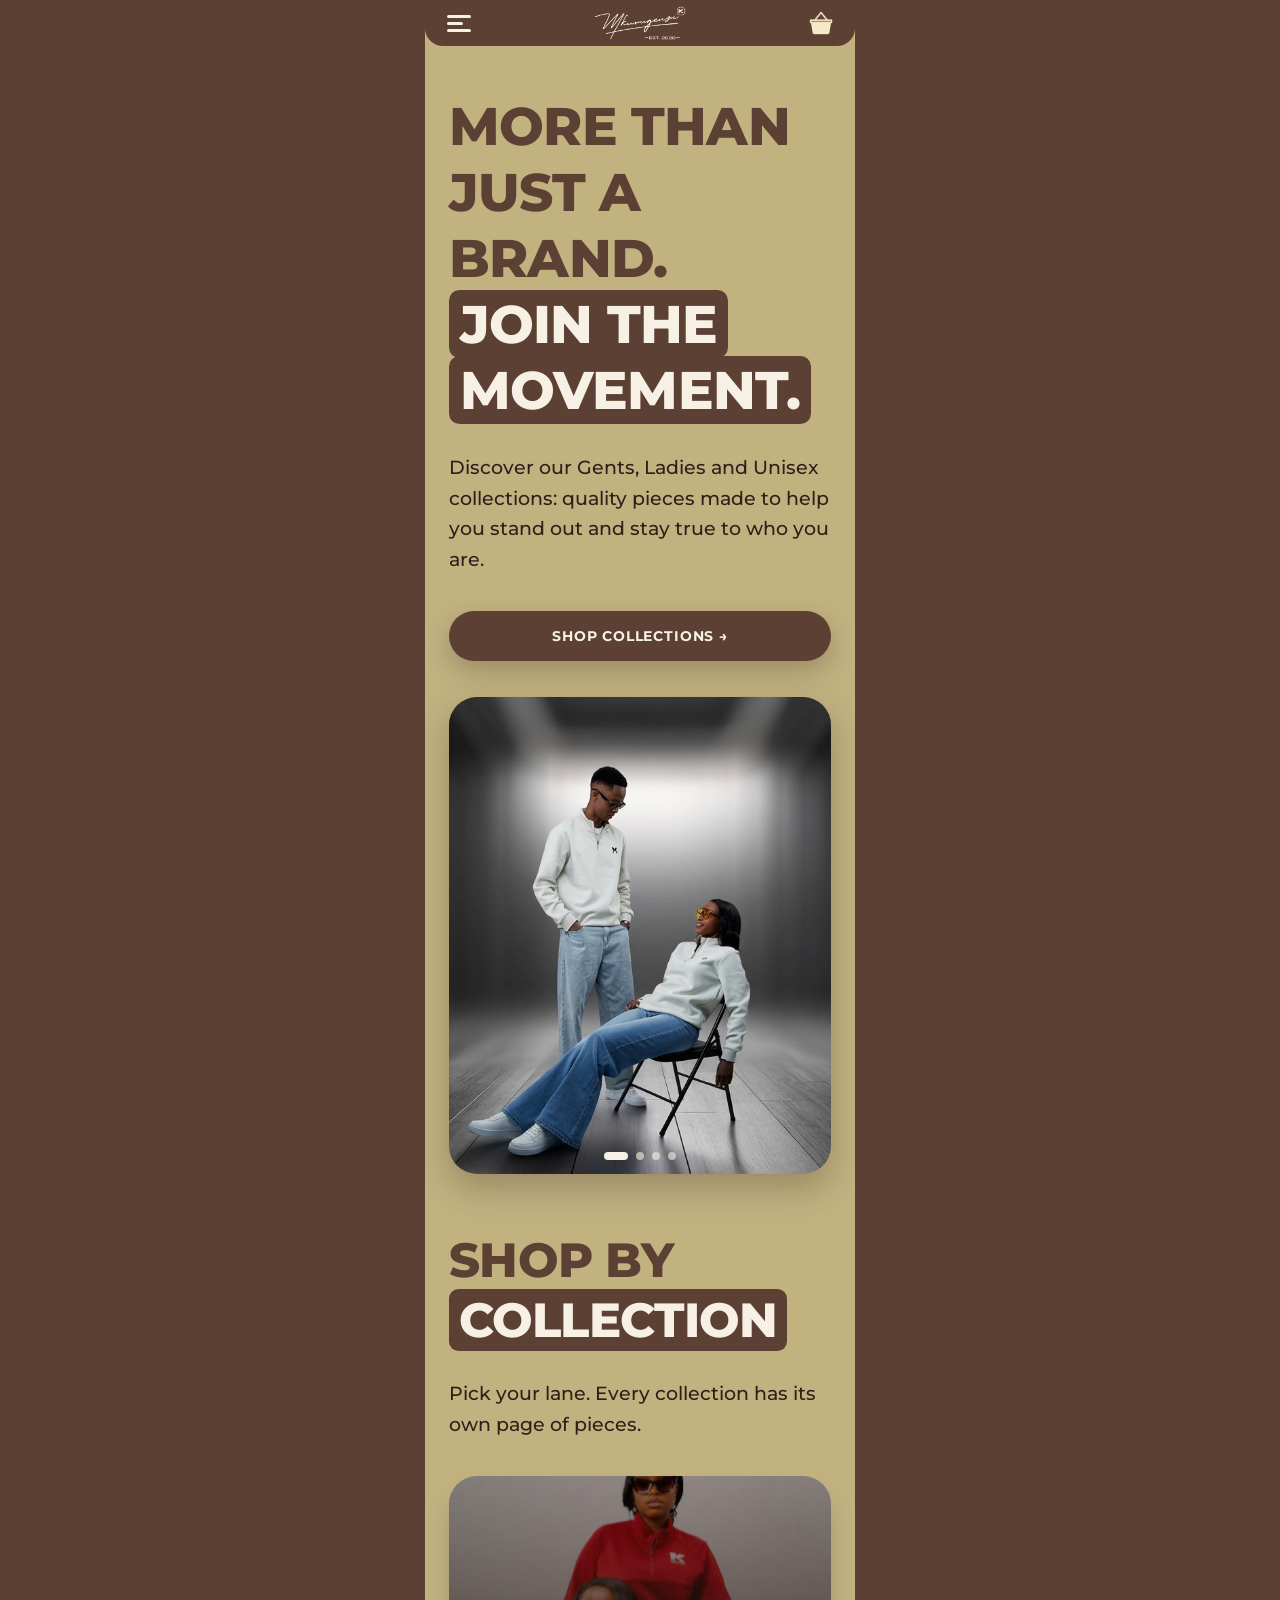
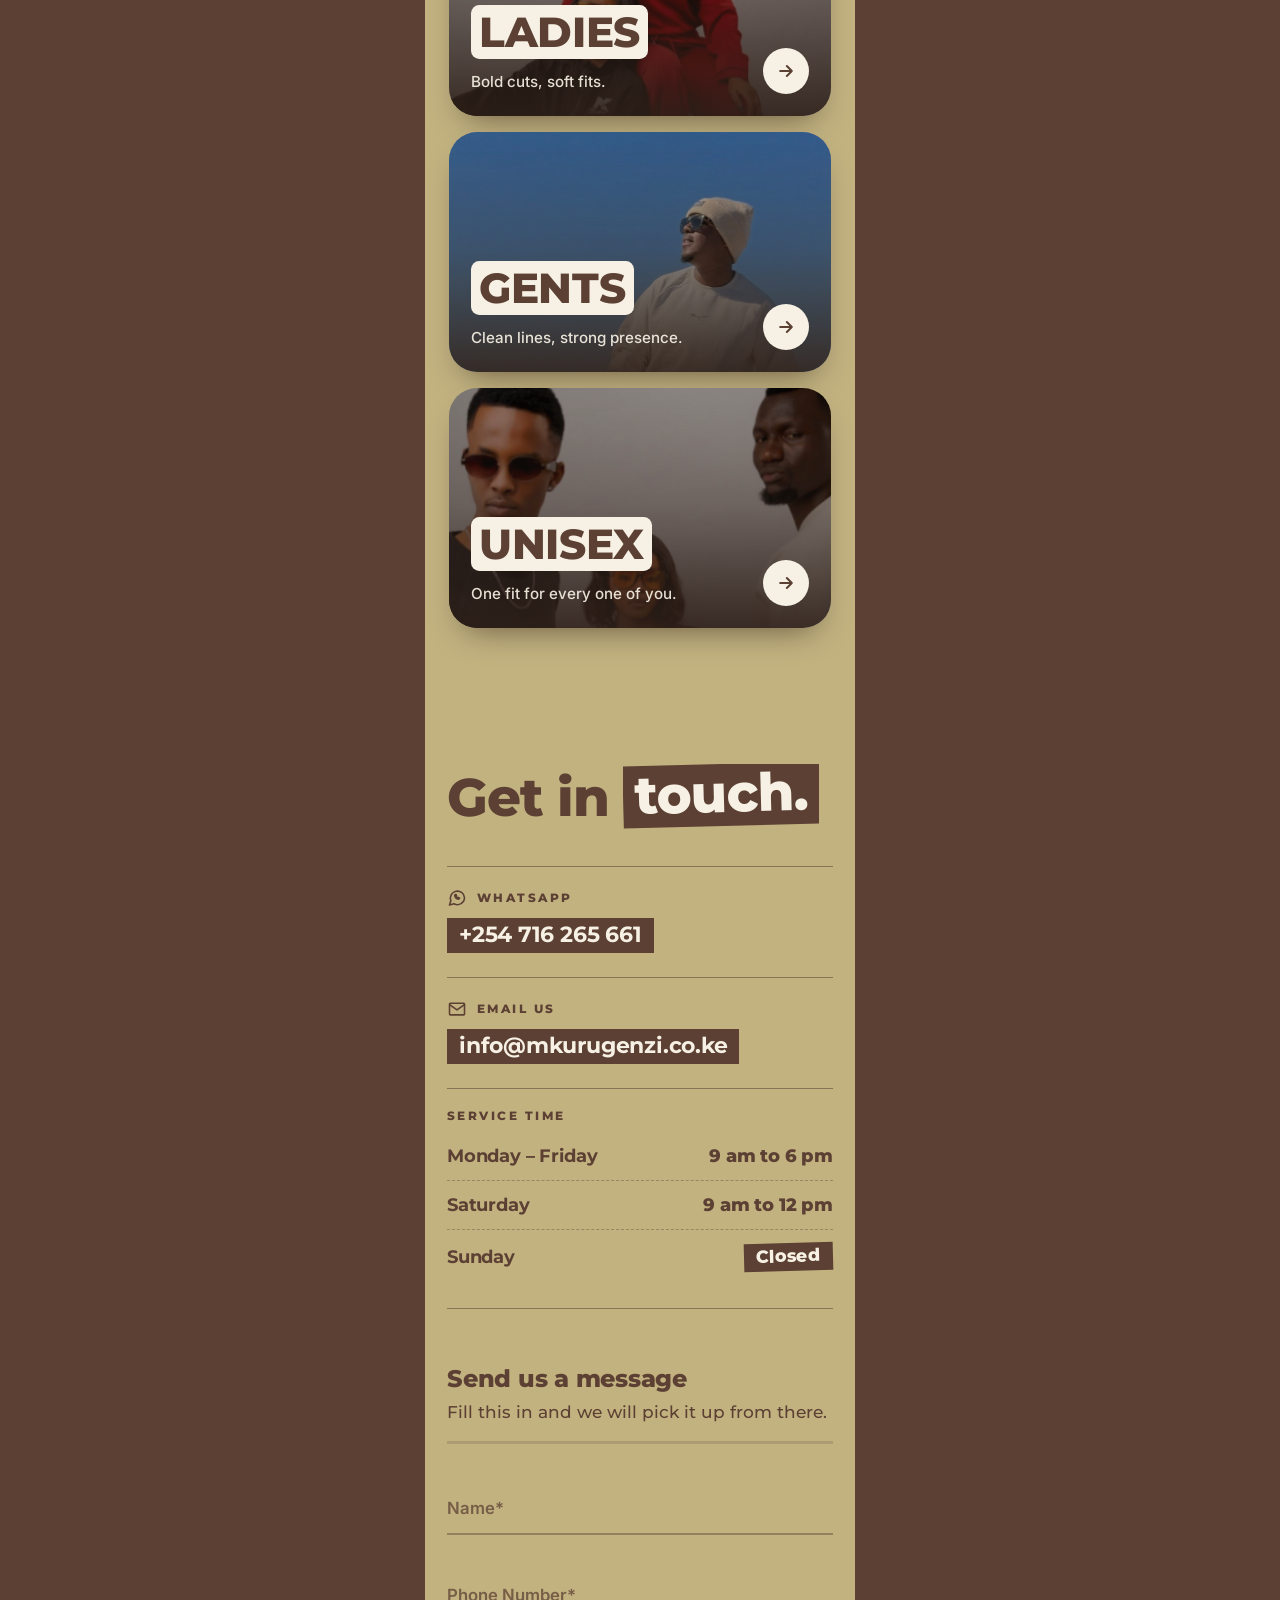
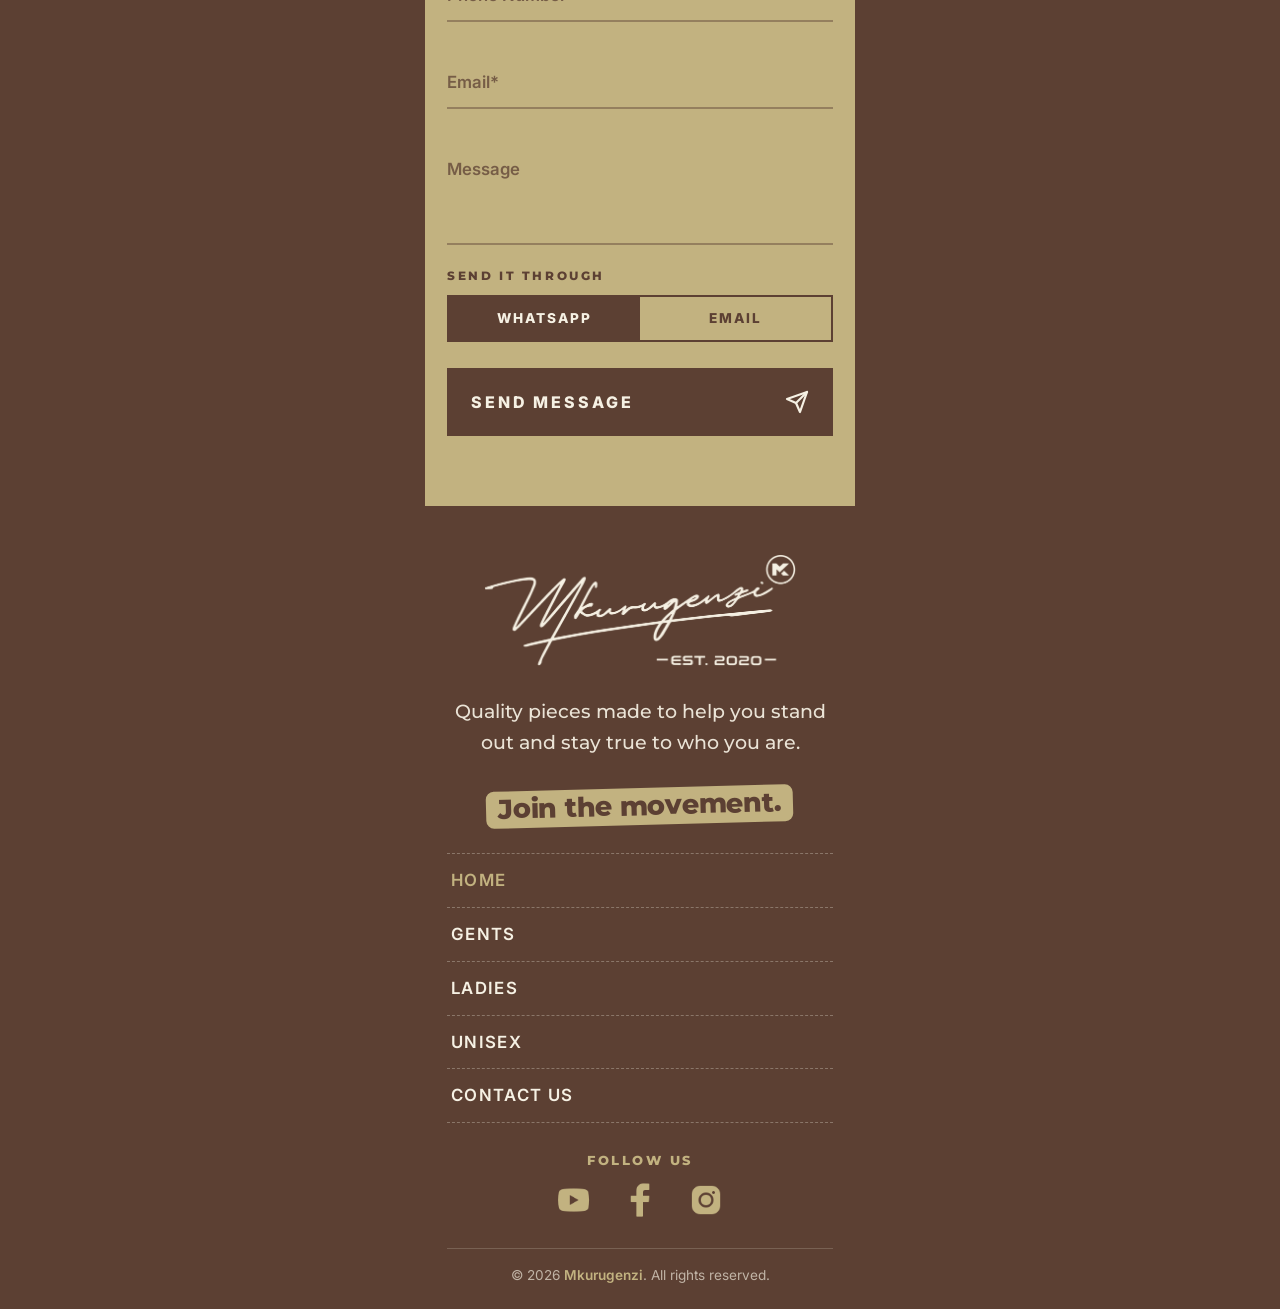
<file: index.html>
<!DOCTYPE html>
<html lang="en">
<head>
<meta charset="utf-8">
<meta name="viewport" content="width=device-width, initial-scale=1, viewport-fit=cover">
<title>Mkurugenzi</title>
<link rel="preconnect" href="https://fonts.googleapis.com">
<link rel="preconnect" href="https://fonts.gstatic.com" crossorigin>
<link href="https://fonts.googleapis.com/css2?family=Inter:wght@300..700&family=Montserrat:wght@400;500;800&display=swap" rel="stylesheet">
<link rel="stylesheet" href="style.css">
<link rel="stylesheet" href="crate.css">
<link rel="stylesheet" href="shop.css">
<link rel="stylesheet" href="footer.css">
<link rel="stylesheet" href="contact.css">
<style>
  /* Montserrat (same font as the headline) for the hero description and the "Pick your lane" line */
  .hero p,
  .col-head p {
    font-family: "Montserrat", "Inter", sans-serif;
    font-weight: 500;
    font-style: normal;
    text-transform: none;
    letter-spacing: 0;
    line-height: 1.6;
    font-size: 1.2rem;
  }
</style>
</head>
<body>
<button class="burger" id="burger" aria-label="Open menu" aria-expanded="false" aria-controls="menu"><span></span><span></span><span></span></button>
<a class="cart" href="#cart" data-crate-open aria-label="Open crate"><img src="images/cart.png" alt=""></a>

<div class="app">
  <header class="bar"><img src="images/logo-cream.png" alt="Mkurugenzi"></header>
  <main class="hero">
    <h1>More than just a brand.<br><span class="hl">Join the</span><br><span class="hl">movement.</span></h1>
    <p>Discover our Gents, Ladies and Unisex collections: quality pieces made to help you stand out and stay true to who you are.</p>
    <a class="btn" href="#collections">Shop collections &rarr;</a>
  </main>
  <section class="slider" aria-label="Featured looks" aria-roledescription="carousel">
    <!-- Add more slides by copying an <img> line. Dots appear automatically. -->
    <img class="slide is-active" src="images/slide1.jpg" alt="Featured look 1">
    <img class="slide" src="images/slide2.jpg" alt="Featured look 2" loading="lazy">
    <img class="slide" src="images/slide3.jpg" alt="Featured look 3" loading="lazy">
    <img class="slide" src="images/slide4.jpg" alt="Featured look 4" loading="lazy">
    <div class="dots"></div>
  </section>

  <!-- Collections: each card leads to its own page. Put your photos in images/ as cat-ladies.jpg, cat-gents.jpg, cat-unisex.jpg -->
  <section class="collections" id="collections" aria-labelledby="col-title">
    <div class="col-head">
      <h2 id="col-title">Shop by <span class="hl">collection</span></h2>
      <p>Pick your lane. Every collection has its own page of pieces.</p>
    </div>
    <a class="cat" href="ladies.html" style="--img:url(images/cat-ladies.jpg)" aria-label="View the Ladies collection">
      <div class="cat-row">
        <div><h3><span class="hl">Ladies</span></h3><p>Bold cuts, soft fits.</p></div>
        <span class="cat-btn" aria-hidden="true"><svg viewBox="0 0 24 24" fill="none" stroke="currentColor" stroke-width="2.4" stroke-linecap="round" stroke-linejoin="round" aria-hidden="true"><path d="M5 12h14M13 6l6 6-6 6"/></svg></span>
      </div>
    </a>
    <a class="cat" href="gents.html" style="--img:url(images/cat-gents.jpg)" aria-label="View the Gents collection">
      <div class="cat-row">
        <div><h3><span class="hl">Gents</span></h3><p>Clean lines, strong presence.</p></div>
        <span class="cat-btn" aria-hidden="true"><svg viewBox="0 0 24 24" fill="none" stroke="currentColor" stroke-width="2.4" stroke-linecap="round" stroke-linejoin="round" aria-hidden="true"><path d="M5 12h14M13 6l6 6-6 6"/></svg></span>
      </div>
    </a>
    <a class="cat" href="unisex.html" style="--img:url(images/cat-unisex.jpg)" aria-label="View the Unisex collection">
      <div class="cat-row">
        <div><h3><span class="hl">Unisex</span></h3><p>One fit for every one of you.</p></div>
        <span class="cat-btn" aria-hidden="true"><svg viewBox="0 0 24 24" fill="none" stroke="currentColor" stroke-width="2.4" stroke-linecap="round" stroke-linejoin="round" aria-hidden="true"><path d="M5 12h14M13 6l6 6-6 6"/></svg></span>
      </div>
    </a>
  </section>

  <!-- GET IN TOUCH -->
  <section class="cx" id="contact" aria-labelledby="cx-title">
    <h2 class="cx-title" id="cx-title"><span class="w"><span>Get in</span></span> <span class="w"><span><em>touch.</em></span></span></h2>

    <div class="gt-info">
      <a class="gt-item rv" href="https://wa.me/254716265661" target="_blank" rel="noopener noreferrer" aria-label="Chat with us on WhatsApp">
        <small><svg class="gt-ic wa" viewBox="0 0 24 24" aria-hidden="true"><path d="M21 11.5a8.5 8.5 0 0 1-12.6 7.4L3 20.5l1.6-5.2A8.5 8.5 0 1 1 21 11.5z"/><path d="M9.2 8.6c.2 2.4 2.3 4.5 4.7 4.8l1.2-1.2-1.7-1-.8.7a3.8 3.8 0 0 1-1.7-1.7l.7-.8-1-1.7z"/></svg>WhatsApp</small>
        <strong class="gt-mark"><span>+254 716 265 661</span></strong>
      </a>
      <a class="gt-item rv" href="mailto:info@mkurugenzi.co.ke" aria-label="Send us an email">
        <small><svg class="gt-ic ml" viewBox="0 0 24 24" aria-hidden="true"><rect x="3" y="5" width="18" height="14" rx="1"/><path d="M3.5 7l8.5 6 8.5-6"/></svg>Email us</small>
        <strong class="gt-mark"><span>info@mkurugenzi.co.ke</span></strong>
      </a>
      <div class="gt-item rv">
        <small>Service time</small>
        <ul class="cx-hours">
          <li style="--i:0"><span>Monday &ndash; Friday</span><b>9 am to 6 pm</b></li>
          <li style="--i:1"><span>Saturday</span><b>9 am to 12 pm</b></li>
          <li style="--i:2"><span>Sunday</span><b class="cx-closed">Closed</b></li>
        </ul>
      </div>
    </div>

    <form class="cx-form rv" id="cx-form" novalidate>
      <h3>Send us a message</h3>
      <p class="cx-sub">Fill this in and we will pick it up from there.</p>
      <div class="cx-prog" aria-hidden="true"><i></i></div>
      <div class="cx-fields">
        <label class="fld"><input id="f-name" type="text" placeholder=" " autocomplete="name"><span>Name*</span><em class="err" role="alert"></em></label>
        <label class="fld"><input id="f-phone" type="tel" placeholder=" " autocomplete="tel" inputmode="tel"><span>Phone Number*</span><em class="err" role="alert"></em></label>
        <label class="fld"><input id="f-email" type="email" placeholder=" " autocomplete="email"><span>Email*</span><em class="err" role="alert"></em></label>
        <label class="fld"><textarea id="f-msg" placeholder=" " rows="3"></textarea><span>Message</span></label>
        <p class="seg-l">Send it through</p>
        <div class="seg" id="cx-seg" data-v="wa"><i></i>
          <button type="button" data-via="wa" aria-pressed="true">WhatsApp</button>
          <button type="button" data-via="email" aria-pressed="false">Email</button>
        </div>
        <button class="send" type="submit"><span class="tx">Send message</span><svg viewBox="0 0 24 24" aria-hidden="true"><path d="M22 2L11 13"/><path d="M22 2l-7 20-4-9-9-4z"/></svg></button>
      </div>
      <div class="cx-done" role="status">
        <svg viewBox="0 0 96 96" aria-hidden="true"><circle cx="48" cy="48" r="30"/><path d="M36 49l9 9 16-18"/></svg>
        <h4>Message ready!</h4>
        <p>We opened <b id="cx-via">WhatsApp</b> with your message. Just press send there.</p>
        <a id="cx-open" href="#">Open it again</a><button type="button" id="cx-again">New message</button>
      </div>
    </form>
  </section>

  <!-- FOOTER -->
  <footer class="ft">
    <div class="ft-logo"><img src="images/logo-cream.png" alt="Mkurugenzi"></div>
    <p class="ft-tag">Quality pieces made to help you stand out and stay true to who you are.</p>
    <h2 class="ft-cta"><span>Join the movement.</span></h2>
    <ul class="ft-links">
      <li><a href="index.html" aria-current="page">Home</a></li>
      <li><a href="gents.html">Gents</a></li>
      <li><a href="ladies.html">Ladies</a></li>
      <li><a href="unisex.html">Unisex</a></li>
      <li><a href="#contact">Contact Us</a></li>
    </ul>
    <p class="ft-follow">Follow us</p>
    <!-- Add your phone number / email here when you are ready -->
    <ul class="ft-social">
      <li><a href="https://www.youtube.com/@Mkurugenziii" target="_blank" rel="noopener noreferrer" aria-label="YouTube"><img src="images/youtube.png" alt=""></a></li>
      <li><a href="https://web.facebook.com/Mkurugenziii" target="_blank" rel="noopener noreferrer" aria-label="Facebook"><img src="images/facebook.png" alt=""></a></li>
      <li><a href="https://www.instagram.com/abelmutua" target="_blank" rel="noopener noreferrer" aria-label="Instagram"><img src="images/instagram.png" alt=""></a></li>
    </ul>
    <div class="ft-bottom">&copy; 2026 <b>Mkurugenzi</b>. All rights reserved.</div>
  </footer>
</div>

<div class="stage" id="stage">
  <div class="scrim" id="scrim"></div>
  <nav class="drawer" id="menu" aria-label="Main menu">
    <div class="drawer-head"><img src="images/logo-brown.png" alt="Mkurugenzi"></div>
    <ul class="nav">
      <li style="--i:0"><div class="row"><a class="top" href="index.html" aria-current="page"><span class="ico"><img src="images/home.png" alt=""></span>Home</a></div></li>
      <li class="has-sub" style="--i:1">
        <div class="row">
          <a class="top" href="index.html#collections"><span class="ico"><img src="images/collections.png" alt=""></span>Collections</a>
          <button class="sub-toggle" type="button" aria-expanded="false" aria-controls="sub-collections" aria-label="Show collections"><svg viewBox="0 0 24 24" fill="none" stroke="currentColor" stroke-width="2.2" stroke-linecap="round" stroke-linejoin="round" aria-hidden="true"><path d="m6 9 6 6 6-6"/></svg></button>
        </div>
        <div class="sub" id="sub-collections">
          <ul>
            <li><a href="gents.html"><span class="ico"><img src="images/gents.png" alt=""></span>Gents</a></li>
            <li><a href="ladies.html"><span class="ico"><img src="images/ladies.png" alt=""></span>Ladies</a></li>
            <li><a href="unisex.html"><span class="ico"><img src="images/unisex.png" alt=""></span>Unisex</a></li>
          </ul>
        </div>
      </li>
      <li style="--i:2"><div class="row"><a class="top" href="#contact"><span class="ico"><img src="images/contactus.png" alt=""></span>Contact Us</a></div></li>
    </ul>
    <div class="drawer-foot">
      <ul class="socials"><li><a href="https://www.youtube.com/@Mkurugenziii" target="_blank" rel="noopener noreferrer" aria-label="YouTube"><img src="images/youtube.png" alt=""></a></li><li><a href="https://web.facebook.com/Mkurugenziii" target="_blank" rel="noopener noreferrer" aria-label="Facebook"><img src="images/facebook.png" alt=""></a></li><li><a href="https://www.instagram.com/abelmutua" target="_blank" rel="noopener noreferrer" aria-label="Instagram"><img src="images/instagram.png" alt=""></a></li></ul>
    </div>
  </nav>
</div>
<script src="script.js"></script>
<script src="crate.js"></script>
<script src="shop.js"></script>
<script src="contact.js"></script>
</body>
</html>
</file>
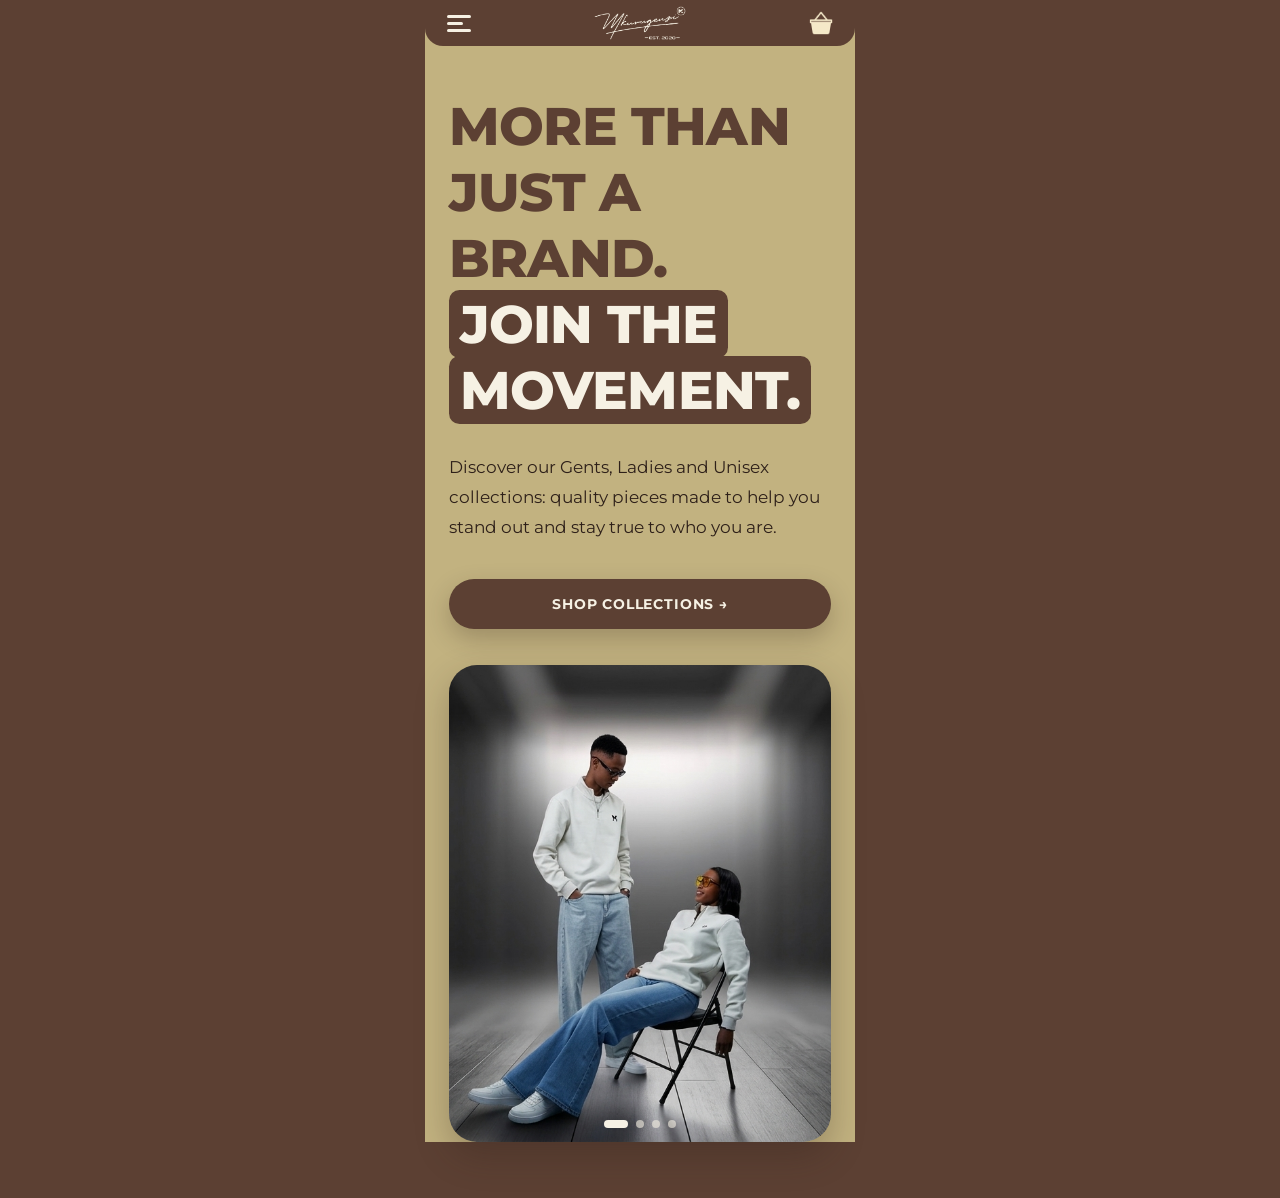
<file: 1.html>
<!DOCTYPE html>
<html lang="en">
<head>
<meta charset="utf-8">
<meta name="viewport" content="width=device-width, initial-scale=1, viewport-fit=cover">
<title>Mkurugenzi</title>
<link rel="preconnect" href="https://fonts.googleapis.com">
<link rel="preconnect" href="https://fonts.gstatic.com" crossorigin>
<link href="https://fonts.googleapis.com/css2?family=Inter:wght@300..700&family=Montserrat:wght@400;500;800&display=swap" rel="stylesheet">
<link rel="stylesheet" href="style.css">
<link rel="stylesheet" href="crate.css">
</head>
<body>
<button class="burger" id="burger" aria-label="Open menu" aria-expanded="false" aria-controls="menu"><span></span><span></span><span></span></button>
<a class="cart" href="#cart" data-crate-open aria-label="Open crate"><img src="images/cart.png" alt=""></a>

<div class="app">
  <header class="bar"><img src="images/logo-cream.png" alt="Mkurugenzi"></header>
  <main class="hero">
    <h1>More than just a brand.<br><span class="hl">Join the</span><br><span class="hl">movement.</span></h1>
    <p>Discover our Gents, Ladies and Unisex collections: quality pieces made to help you stand out and stay true to who you are.</p>
    <a class="btn" href="#collections">Shop collections &rarr;</a>
  </main>
  <section class="slider" aria-label="Featured looks" aria-roledescription="carousel">
    <!-- Add more slides by copying an <img> line. Dots appear automatically. -->
    <img class="slide is-active" src="images/slide1.jpg" alt="Featured look 1">
    <img class="slide" src="images/slide2.jpg" alt="Featured look 2" loading="lazy">
    <img class="slide" src="images/slide3.jpg" alt="Featured look 3" loading="lazy">
    <img class="slide" src="images/slide4.jpg" alt="Featured look 4" loading="lazy">
    <div class="dots"></div>
  </section>
</div>

<div class="stage" id="stage">
  <div class="scrim" id="scrim"></div>
  <nav class="drawer" id="menu" aria-label="Main menu">
    <div class="drawer-head"><img src="images/logo-brown.png" alt="Mkurugenzi"></div>
    <ul class="nav">
      <li style="--i:0"><div class="row"><a class="top" href="#home" aria-current="page"><span class="ico"><img src="images/home.png" alt=""></span>Home</a></div></li>
      <li class="has-sub" style="--i:1">
        <div class="row">
          <a class="top" href="#collections"><span class="ico"><img src="images/collections.png" alt=""></span>Collections</a>
          <button class="sub-toggle" type="button" aria-expanded="false" aria-controls="sub-collections" aria-label="Show collections"><svg viewBox="0 0 24 24" fill="none" stroke="currentColor" stroke-width="2.2" stroke-linecap="round" stroke-linejoin="round" aria-hidden="true"><path d="m6 9 6 6 6-6"/></svg></button>
        </div>
        <div class="sub" id="sub-collections">
          <ul>
            <li><a href="#gents"><span class="ico"><img src="images/gents.png" alt=""></span>Gents</a></li>
            <li><a href="#ladies"><span class="ico"><img src="images/ladies.png" alt=""></span>Ladies</a></li>
            <li><a href="#unisex"><span class="ico"><img src="images/unisex.png" alt=""></span>Unisex</a></li>
          </ul>
        </div>
      </li>
      <li style="--i:2"><div class="row"><a class="top" href="#contact"><span class="ico"><img src="images/contactus.png" alt=""></span>Contact Us</a></div></li>
    </ul>
    <div class="drawer-foot">
      <ul class="socials"><li><a href="https://www.youtube.com/@Mkurugenziii" target="_blank" rel="noopener noreferrer" aria-label="YouTube"><img src="images/youtube.png" alt=""></a></li><li><a href="https://web.facebook.com/Mkurugenziii" target="_blank" rel="noopener noreferrer" aria-label="Facebook"><img src="images/facebook.png" alt=""></a></li><li><a href="https://www.instagram.com/abelmutua" target="_blank" rel="noopener noreferrer" aria-label="Instagram"><img src="images/instagram.png" alt=""></a></li></ul>
    </div>
  </nav>
</div>
<script src="script.js"></script>
<script src="crate.js"></script>
</body>
</html>
</file>
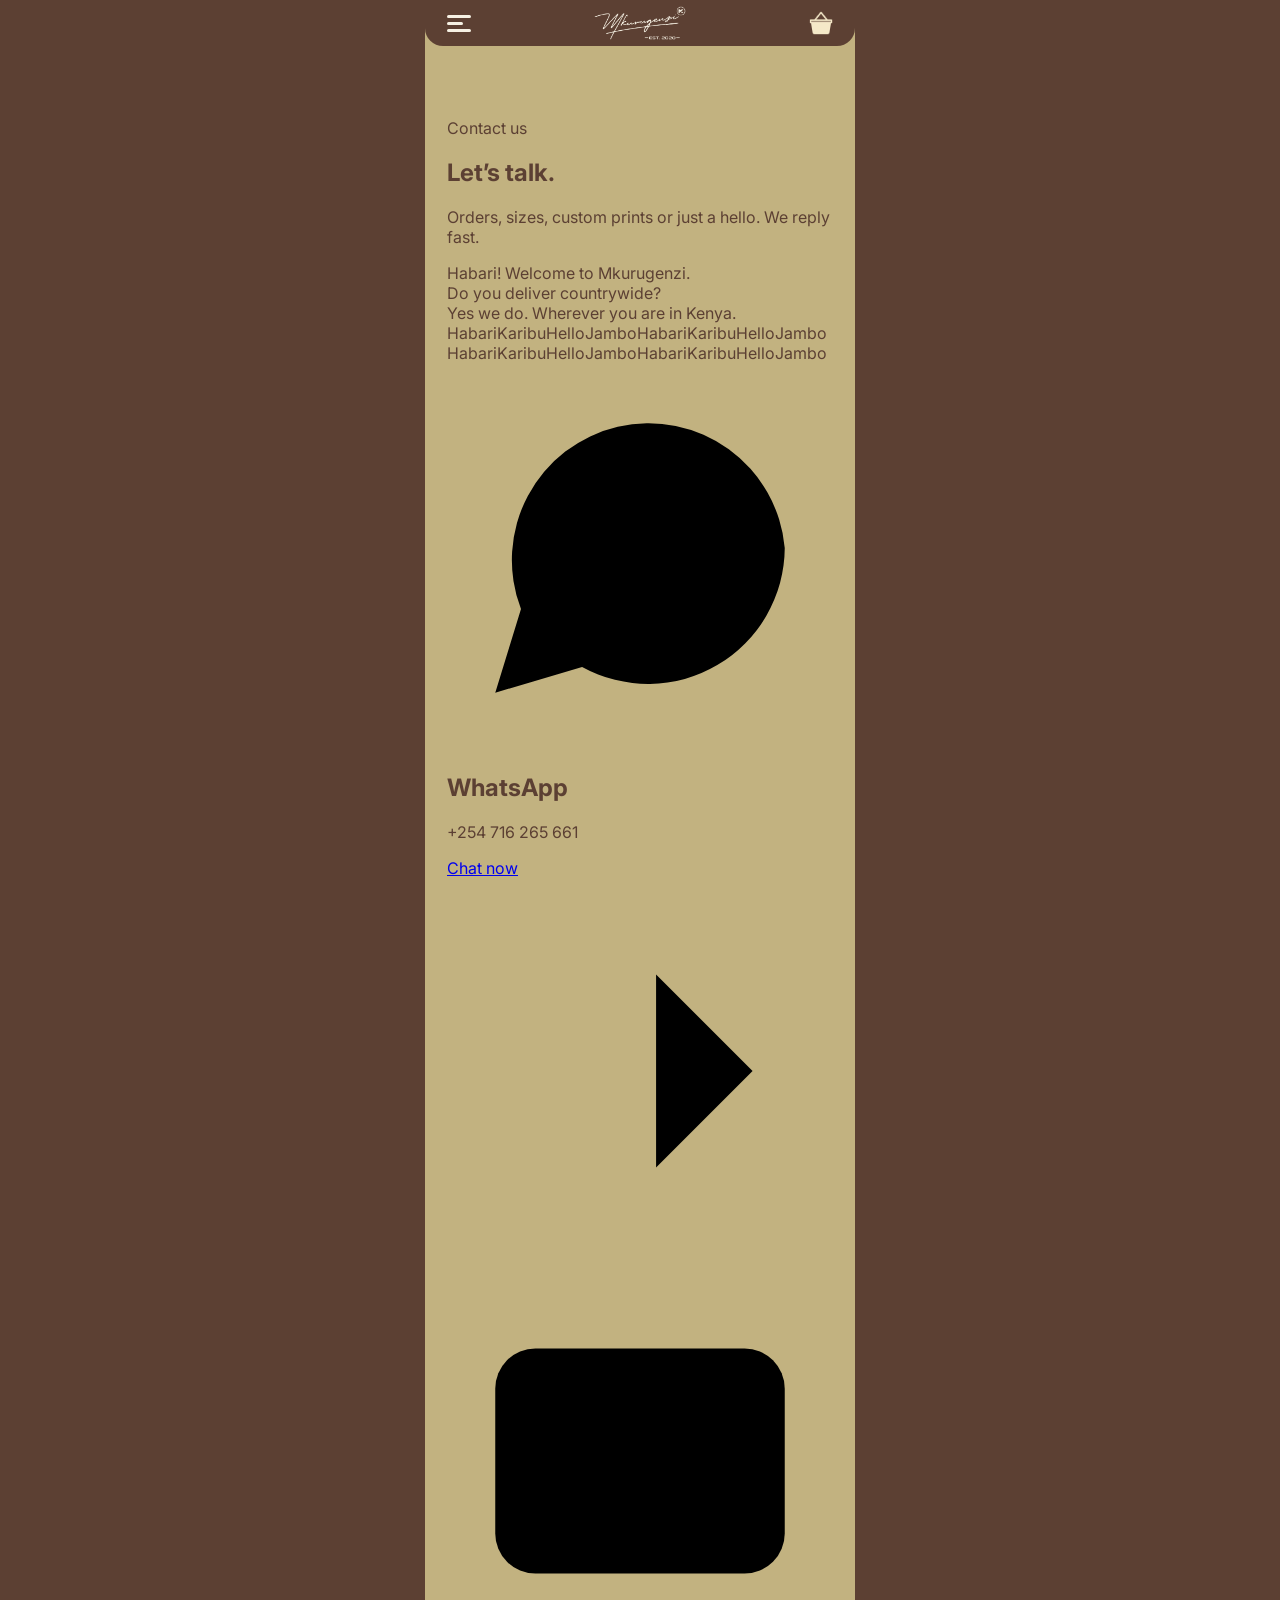
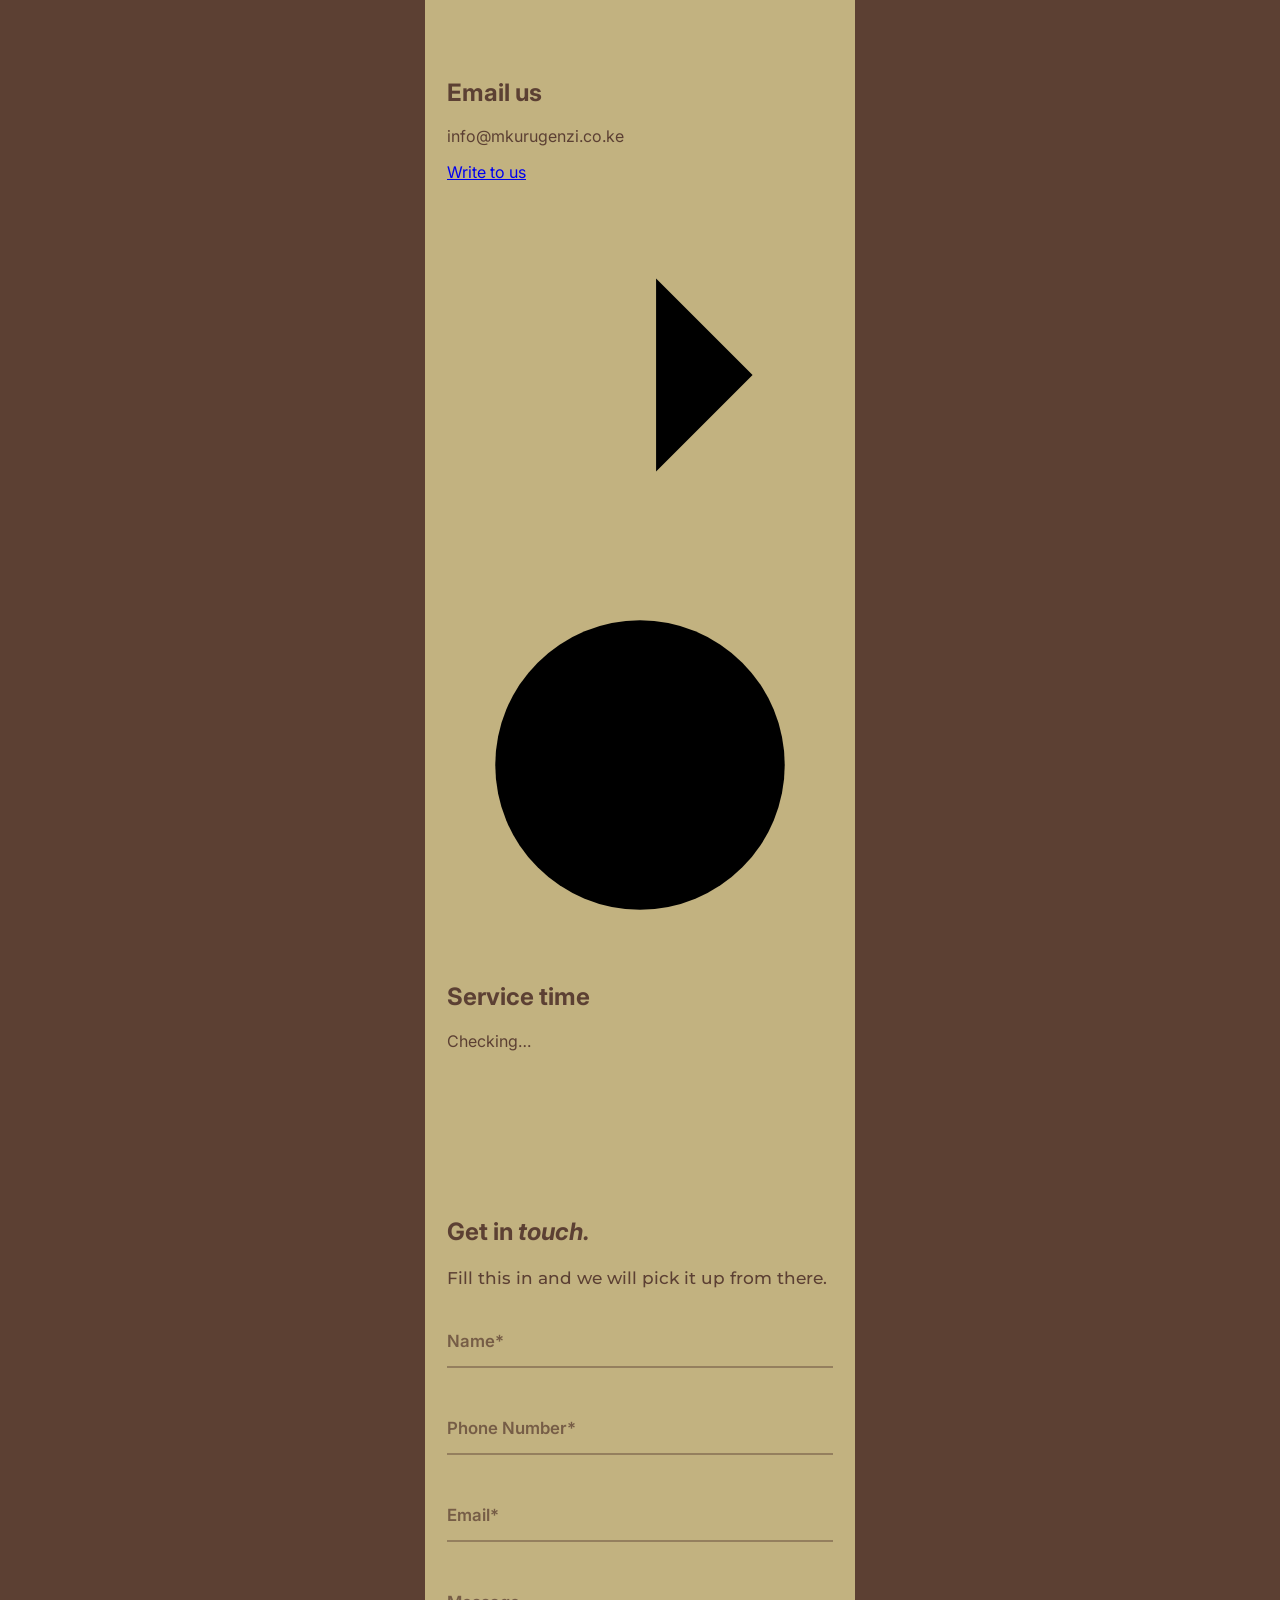
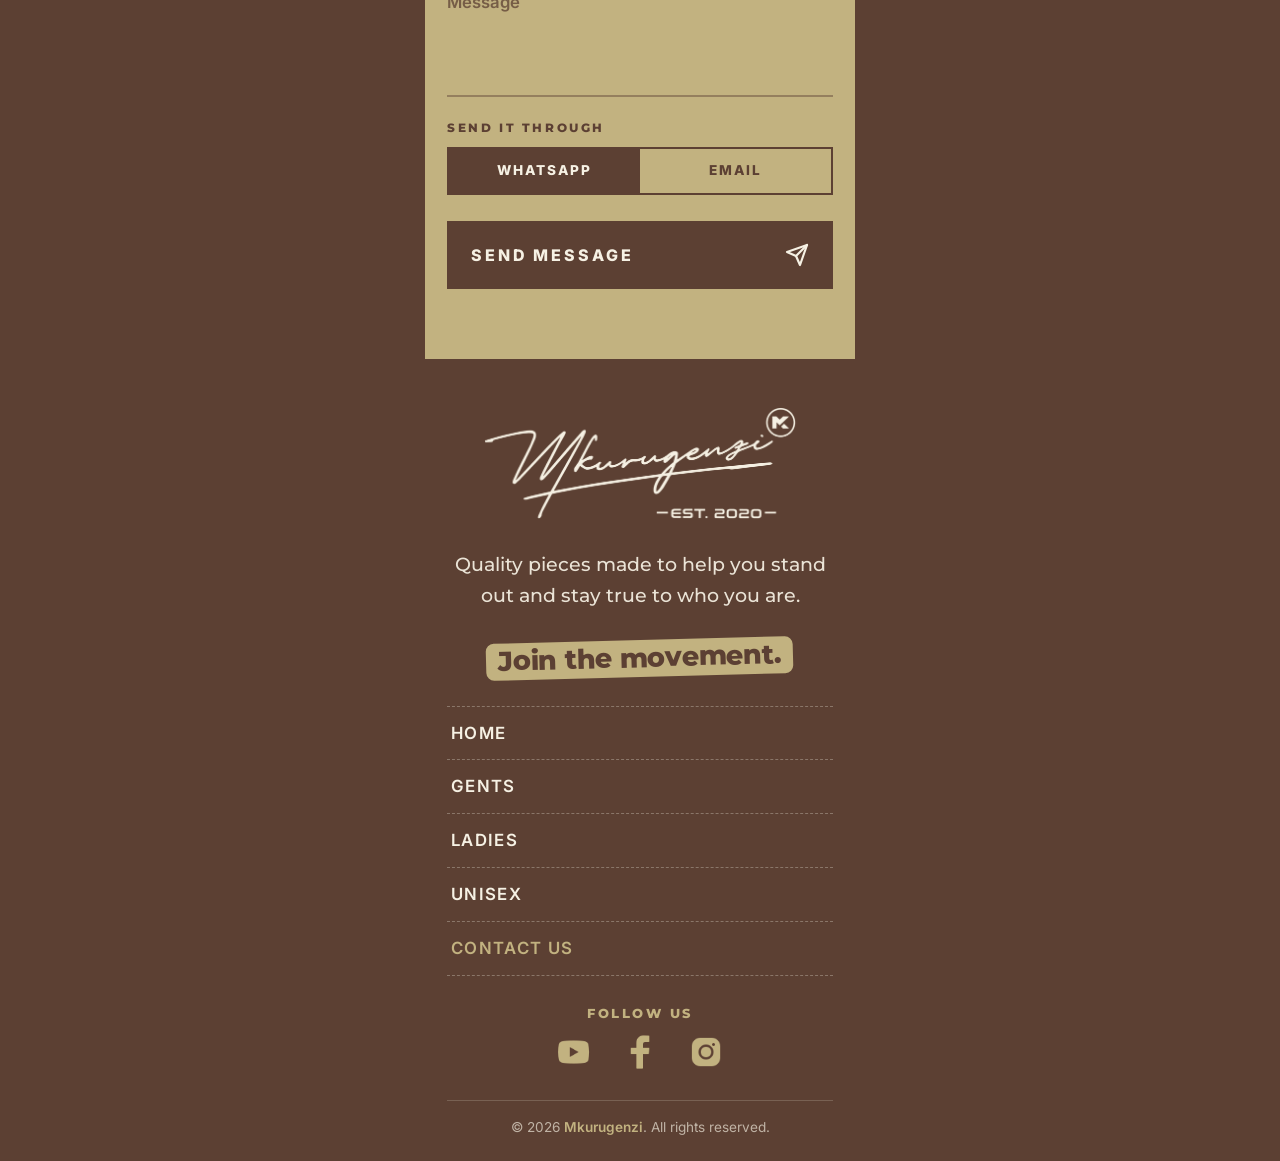
<file: contact.html>
<!DOCTYPE html>
<html lang="en">
<head>
<meta charset="utf-8">
<meta name="viewport" content="width=device-width, initial-scale=1, viewport-fit=cover">
<title>Contact Us | Mkurugenzi</title>
<link rel="preconnect" href="https://fonts.googleapis.com">
<link rel="preconnect" href="https://fonts.gstatic.com" crossorigin>
<link href="https://fonts.googleapis.com/css2?family=Inter:wght@300..700&family=Montserrat:wght@400;500;800&display=swap" rel="stylesheet">
<link rel="stylesheet" href="style.css">
<link rel="stylesheet" href="crate.css">
<link rel="stylesheet" href="shop.css">
<link rel="stylesheet" href="footer.css">
<link rel="stylesheet" href="contact.css">
</head>
<body>
<button class="burger" id="burger" aria-label="Open menu" aria-expanded="false" aria-controls="menu"><span></span><span></span><span></span></button>
<a class="cart" href="#cart" data-crate-open aria-label="Open crate"><img src="images/cart.png" alt=""></a>

<div class="app">
  <header class="bar"><img src="images/logo-cream.png" alt="Mkurugenzi"></header>

  <main class="cx">

    <!-- HERO -->
    <section class="cx-hero">
      <span class="cx-blob b1"></span><span class="cx-blob b2"></span><span class="cx-blob b3"></span>
      <p class="cx-eyebrow">Contact us</p>
      <h1><span class="w"><span>Let&rsquo;s</span></span> <span class="w"><span class="cx-hl">talk.</span></span></h1>
      <p class="cx-lede">Orders, sizes, custom prints or just a hello. We reply fast.</p>
      <div class="cx-chat" aria-hidden="true">
        <div class="bub them b-1">Habari! Welcome to Mkurugenzi.</div>
        <div class="bub me b-2">Do you deliver countrywide?</div>
        <div class="bub typing"><i></i><i></i><i></i></div>
        <div class="bub them b-3">Yes we do. Wherever you are in Kenya.</div>
      </div>
    </section>

    <div class="cx-marq" aria-hidden="true"><div>
      <span>Habari</span><span>Karibu</span><span>Hello</span><span>Jambo</span><span>Habari</span><span>Karibu</span><span>Hello</span><span>Jambo</span>
      <span>Habari</span><span>Karibu</span><span>Hello</span><span>Jambo</span><span>Habari</span><span>Karibu</span><span>Hello</span><span>Jambo</span>
    </div></div>

    <!-- INFO CARDS -->
    <section class="cx-cards" aria-label="Ways to reach us">
      <article class="cx-card rv">
        <div class="cx-ico wa"><svg viewBox="0 0 24 24" aria-hidden="true"><path d="M21 11.5a8.5 8.5 0 0 1-12.6 7.4L3 20.5l1.6-5.2A8.5 8.5 0 1 1 21 11.5z"/><path d="M9.2 8.6c.2 2.4 2.3 4.5 4.7 4.8l1.2-1.2-1.7-1-.8.7a3.8 3.8 0 0 1-1.7-1.7l.7-.8-1-1.7z"/></svg></div>
        <h2>WhatsApp</h2>
        <p>+254 716 265 661</p>
        <a class="cx-go" href="https://wa.me/254716265661" target="_blank" rel="noopener noreferrer">Chat now <svg viewBox="0 0 24 24" aria-hidden="true"><path d="M5 12h14M13 6l6 6-6 6"/></svg></a>
      </article>

      <article class="cx-card rv">
        <div class="cx-ico ml"><svg viewBox="0 0 24 24" aria-hidden="true"><rect x="3" y="5" width="18" height="14" rx="2.5"/><path class="flap" d="M3.5 7l8.5 6 8.5-6"/></svg></div>
        <h2>Email us</h2>
        <p>info@mkurugenzi.co.ke</p>
        <a class="cx-go" href="mailto:info@mkurugenzi.co.ke">Write to us <svg viewBox="0 0 24 24" aria-hidden="true"><path d="M5 12h14M13 6l6 6-6 6"/></svg></a>
      </article>

      <article class="cx-card rv">
        <div class="cx-ico"><svg viewBox="0 0 24 24" aria-hidden="true"><circle cx="12" cy="12" r="9"/><path class="hand m" d="M12 12V7.5"/><path class="hand" d="M12 12l3.6 2.2"/></svg></div>
        <h2>Service time</h2>
        <div class="cx-live" id="cx-live"><i></i><span>Checking&hellip;</span></div>
        <ul class="cx-hours">
          <li data-days="Monday,Tuesday,Wednesday,Thursday,Friday"><span>Monday &ndash; Friday</span><b>9 am to 6 pm</b></li>
          <li data-days="Saturday"><span>Saturday</span><b>9 am to 12 pm</b></li>
          <li data-days="Sunday"><span>Sunday</span><b>Closed</b></li>
        </ul>
      </article>
    </section>

    <!-- FORM -->
    <form class="cx-form rv" id="cx-form" novalidate>
      <h2>Get in <em>touch.</em></h2>
      <p class="cx-sub">Fill this in and we will pick it up from there.</p>
      <div class="cx-fields">
        <label class="fld"><input id="f-name" type="text" placeholder=" " autocomplete="name"><span>Name*</span><em class="err" role="alert"></em></label>
        <label class="fld"><input id="f-phone" type="tel" placeholder=" " autocomplete="tel" inputmode="tel"><span>Phone Number*</span><em class="err" role="alert"></em></label>
        <label class="fld"><input id="f-email" type="email" placeholder=" " autocomplete="email"><span>Email*</span><em class="err" role="alert"></em></label>
        <label class="fld"><textarea id="f-msg" placeholder=" " rows="4"></textarea><span>Message</span></label>
        <p class="seg-l">Send it through</p>
        <div class="seg" id="cx-seg" data-v="wa"><i></i>
          <button type="button" data-via="wa" aria-pressed="true">WhatsApp</button>
          <button type="button" data-via="email" aria-pressed="false">Email</button>
        </div>
        <button class="send" type="submit"><span class="tx">Send message</span><svg viewBox="0 0 24 24" aria-hidden="true"><path d="M22 2L11 13"/><path d="M22 2l-7 20-4-9-9-4z"/></svg></button>
      </div>
      <div class="cx-done" role="status">
        <svg viewBox="0 0 96 96" aria-hidden="true"><circle cx="48" cy="48" r="30"/><path d="M36 49l9 9 16-18"/></svg>
        <h3>Message ready!</h3>
        <p>We opened <b id="cx-via">WhatsApp</b> with your message. Just press send there.</p>
        <a id="cx-open" href="#">Open it again</a><button type="button" id="cx-again">New message</button>
      </div>
    </form>

  </main>

  <!-- FOOTER -->
  <footer class="ft">
    <div class="ft-logo"><img src="images/logo-cream.png" alt="Mkurugenzi"></div>
    <p class="ft-tag">Quality pieces made to help you stand out and stay true to who you are.</p>
    <h2 class="ft-cta"><span>Join the movement.</span></h2>
    <ul class="ft-links">
      <li><a href="index.html">Home</a></li>
      <li><a href="gents.html">Gents</a></li>
      <li><a href="ladies.html">Ladies</a></li>
      <li><a href="unisex.html">Unisex</a></li>
      <li><a href="contact.html" aria-current="page">Contact Us</a></li>
    </ul>
    <p class="ft-follow">Follow us</p>
    <!-- Add your phone number / email here when you are ready -->
    <ul class="ft-social">
      <li><a href="https://www.youtube.com/@Mkurugenziii" target="_blank" rel="noopener noreferrer" aria-label="YouTube"><img src="images/youtube.png" alt=""></a></li>
      <li><a href="https://web.facebook.com/Mkurugenziii" target="_blank" rel="noopener noreferrer" aria-label="Facebook"><img src="images/facebook.png" alt=""></a></li>
      <li><a href="https://www.instagram.com/abelmutua" target="_blank" rel="noopener noreferrer" aria-label="Instagram"><img src="images/instagram.png" alt=""></a></li>
    </ul>
    <div class="ft-bottom">&copy; 2026 <b>Mkurugenzi</b>. All rights reserved.</div>
  </footer>
</div>

<div class="stage" id="stage">
  <div class="scrim" id="scrim"></div>
  <nav class="drawer" id="menu" aria-label="Main menu">
    <div class="drawer-head"><img src="images/logo-brown.png" alt="Mkurugenzi"></div>
    <ul class="nav">
      <li style="--i:0"><div class="row"><a class="top" href="index.html"><span class="ico"><img src="images/home.png" alt=""></span>Home</a></div></li>
      <li class="has-sub" style="--i:1">
        <div class="row">
          <a class="top" href="index.html#collections"><span class="ico"><img src="images/collections.png" alt=""></span>Collections</a>
          <button class="sub-toggle" type="button" aria-expanded="false" aria-controls="sub-collections" aria-label="Show collections"><svg viewBox="0 0 24 24" fill="none" stroke="currentColor" stroke-width="2.2" stroke-linecap="round" stroke-linejoin="round" aria-hidden="true"><path d="m6 9 6 6 6-6"/></svg></button>
        </div>
        <div class="sub" id="sub-collections">
          <ul>
            <li><a href="gents.html"><span class="ico"><img src="images/gents.png" alt=""></span>Gents</a></li>
            <li><a href="ladies.html"><span class="ico"><img src="images/ladies.png" alt=""></span>Ladies</a></li>
            <li><a href="unisex.html"><span class="ico"><img src="images/unisex.png" alt=""></span>Unisex</a></li>
          </ul>
        </div>
      </li>
      <li style="--i:2"><div class="row"><a class="top" href="contact.html" aria-current="page"><span class="ico"><img src="images/contactus.png" alt=""></span>Contact Us</a></div></li>
    </ul>
    <div class="drawer-foot">
      <ul class="socials"><li><a href="https://www.youtube.com/@Mkurugenziii" target="_blank" rel="noopener noreferrer" aria-label="YouTube"><img src="images/youtube.png" alt=""></a></li><li><a href="https://web.facebook.com/Mkurugenziii" target="_blank" rel="noopener noreferrer" aria-label="Facebook"><img src="images/facebook.png" alt=""></a></li><li><a href="https://www.instagram.com/abelmutua" target="_blank" rel="noopener noreferrer" aria-label="Instagram"><img src="images/instagram.png" alt=""></a></li></ul>
    </div>
  </nav>
</div>
<script src="script.js"></script>
<script src="crate.js"></script>
<script src="contact.js"></script>
</body>
</html>
</file>
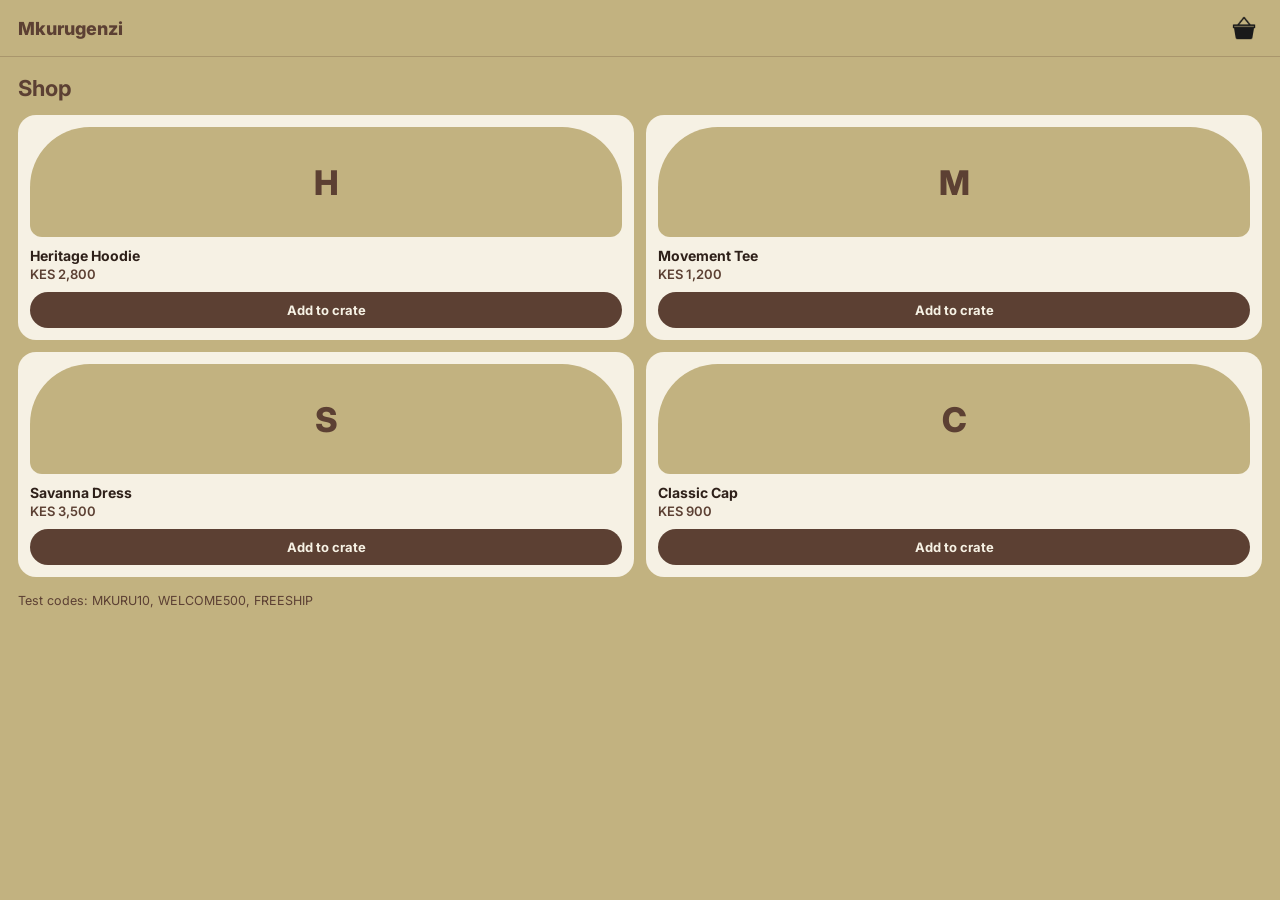
<file: crate-demo.html>
<!DOCTYPE html>
<html lang="en">
<head>
<meta charset="UTF-8">
<meta name="viewport" content="width=device-width, initial-scale=1">
<title>Crate drawer demo — Mkurugenzi</title>
<link href="https://fonts.googleapis.com/css2?family=Inter:wght@500;600;700;800&display=swap" rel="stylesheet">
<link rel="stylesheet" href="crate.css">
<style>
  *{box-sizing:border-box}
  body{margin:0;background:#C2B280;font-family:'Inter',sans-serif;color:#5C4033}
  header{display:flex;justify-content:space-between;align-items:center;padding:10px 18px;background:#C2B280;border-bottom:1px solid rgba(92,64,51,.25)}
  header strong{font-size:18px;font-weight:800}
  .cart-btn{background:none;border:0;padding:6px;width:36px;height:36px}
  .cart-btn img{width:100%;height:100%;object-fit:contain}
  main{padding:18px}
  h1{font-size:22px;margin:0 0 14px}
  .grid{display:grid;grid-template-columns:1fr 1fr;gap:12px}
  .card{background:#F6F1E4;border-radius:18px;padding:12px}
  .card .ph{height:110px;border-radius:60px 60px 12px 12px;background:#C2B280;display:grid;place-items:center;font-size:34px;font-weight:800}
  .card h2{font-size:14px;margin:10px 0 2px;color:#2E2019}
  .card p{margin:0 0 10px;font-size:13px;font-weight:600}
  .card button{width:100%;border:0;background:#5C4033;color:#F6F1E4;border-radius:999px;padding:10px;font:700 13px 'Inter',sans-serif}
  .hint{font-size:12.5px;margin-top:16px}
</style>
</head>
<body>
<header>
  <strong>Mkurugenzi</strong>
  <!-- your existing cart button: just add data-crate-open -->
  <button class="cart-btn" data-crate-open><img src="images/cart.png" alt="Crate"></button>
</header>
<main>
  <h1>Shop</h1>
  <div class="grid">
    <div class="card"><div class="ph">H</div><h2>Heritage Hoodie</h2><p>KES 2,800</p><button data-add data-id="hoodie" data-name="Heritage Hoodie" data-price="2800" data-tag="Unisex">Add to crate</button></div>
    <div class="card"><div class="ph">M</div><h2>Movement Tee</h2><p>KES 1,200</p><button data-add data-id="tee" data-name="Movement Tee" data-price="1200" data-tag="Gents">Add to crate</button></div>
    <div class="card"><div class="ph">S</div><h2>Savanna Dress</h2><p>KES 3,500</p><button data-add data-id="dress" data-name="Savanna Dress" data-price="3500" data-tag="Ladies">Add to crate</button></div>
    <div class="card"><div class="ph">C</div><h2>Classic Cap</h2><p>KES 900</p><button data-add data-id="cap" data-name="Classic Cap" data-price="900" data-tag="Unisex">Add to crate</button></div>
  </div>
  <p class="hint">Test codes: MKURU10, WELCOME500, FREESHIP</p>
</main>
<script src="crate.js"></script>
</body>
</html>
</file>
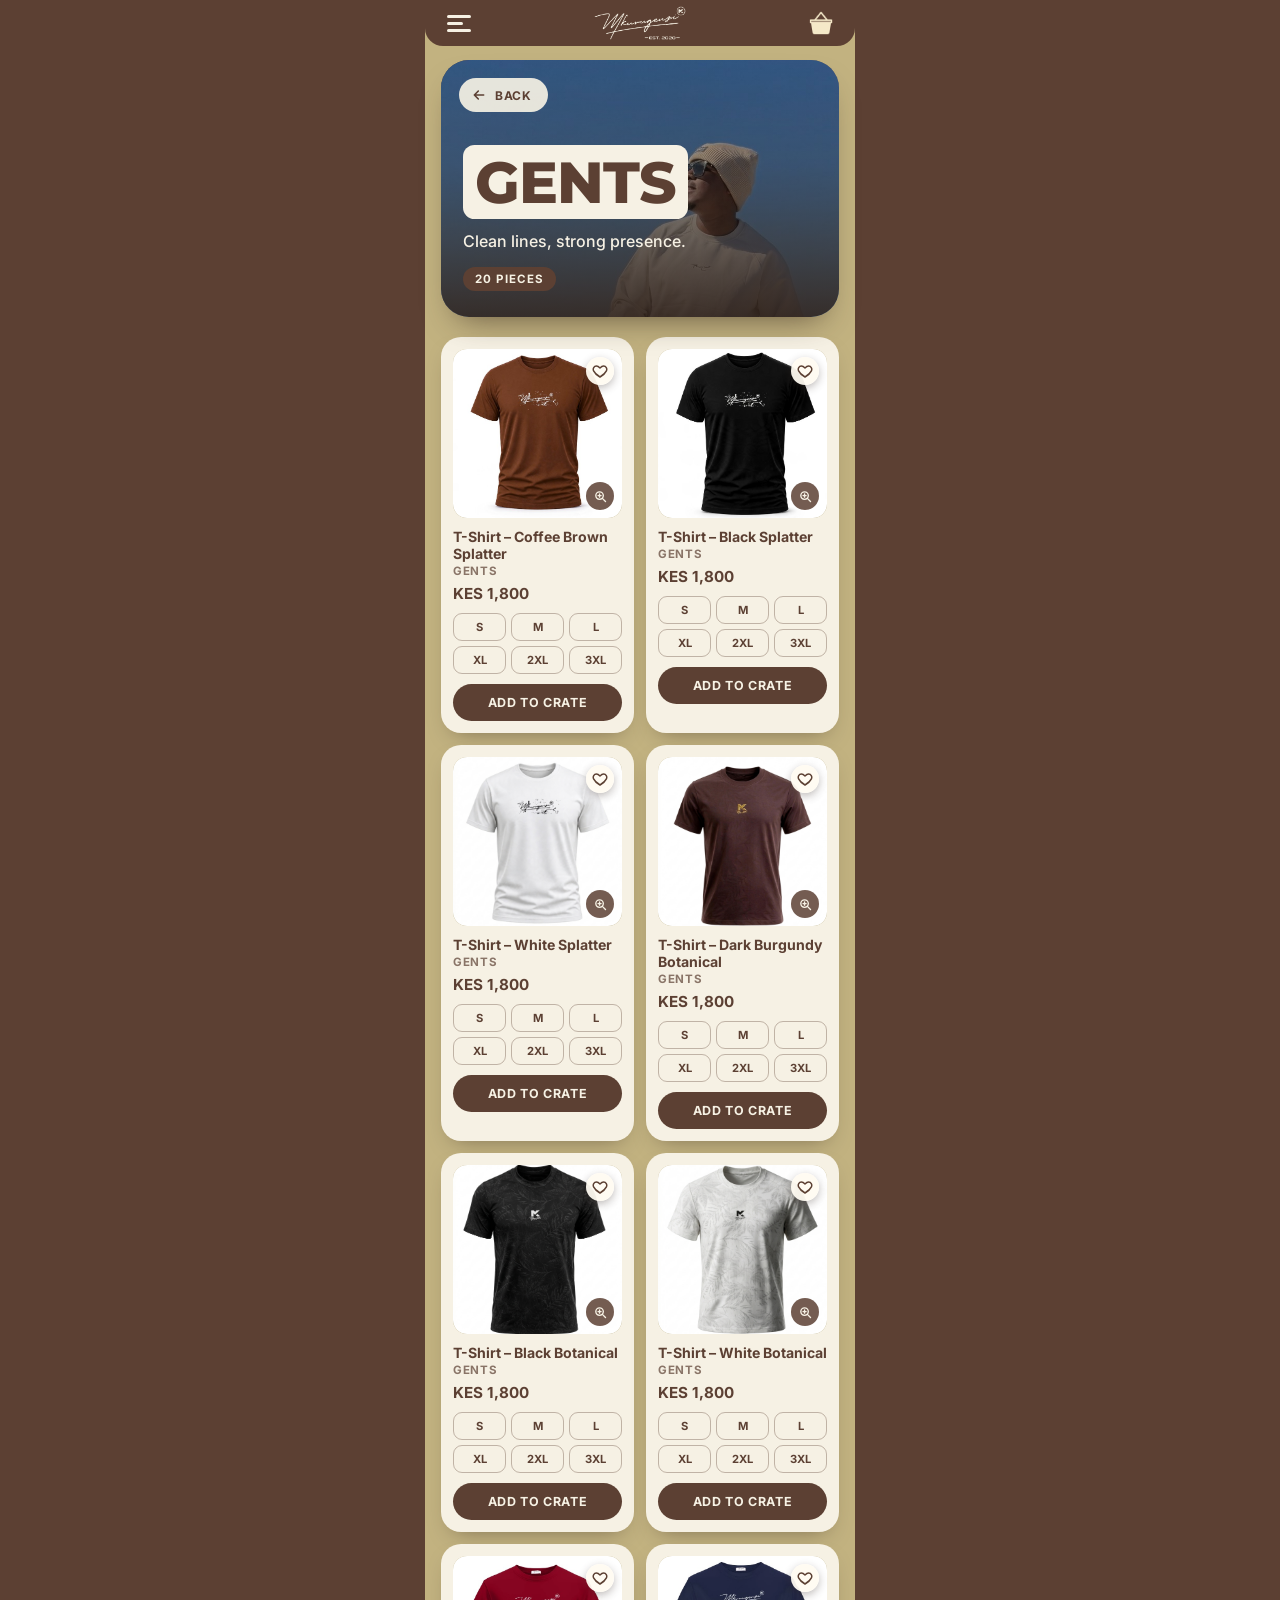
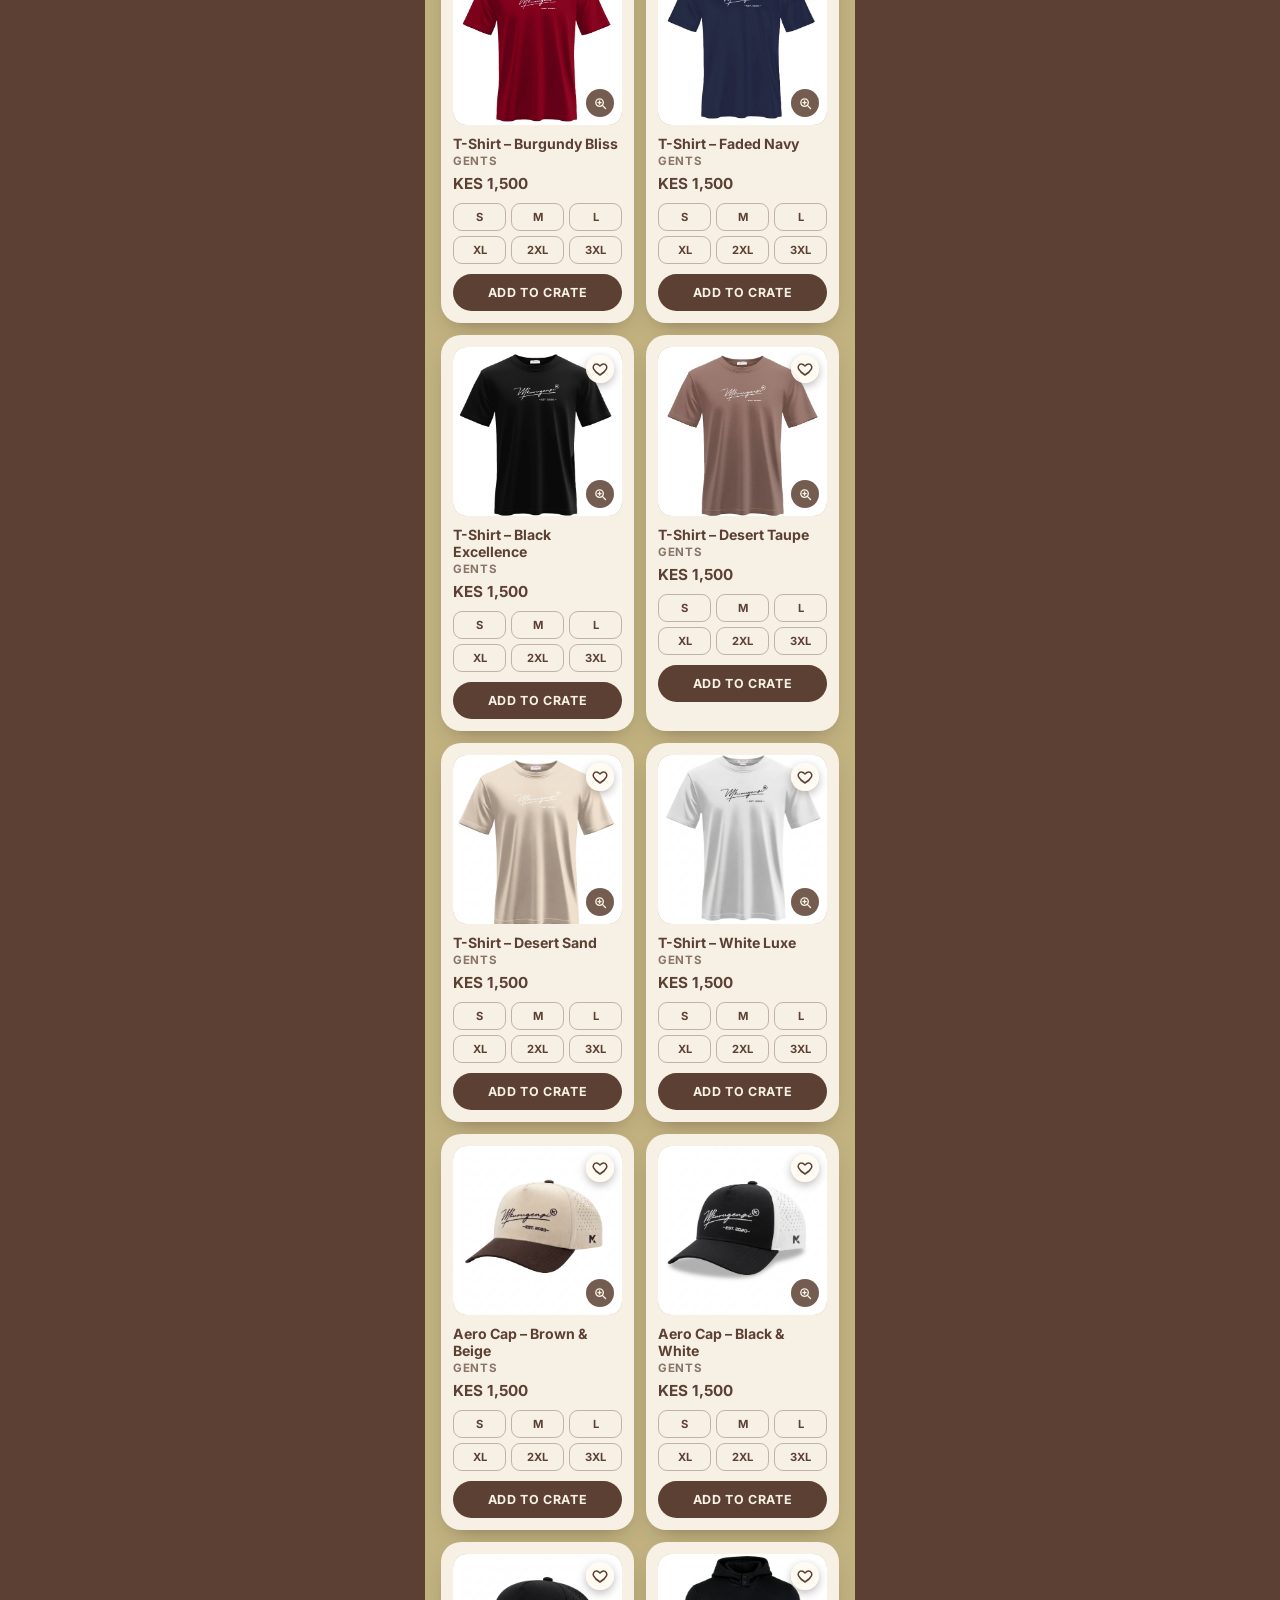
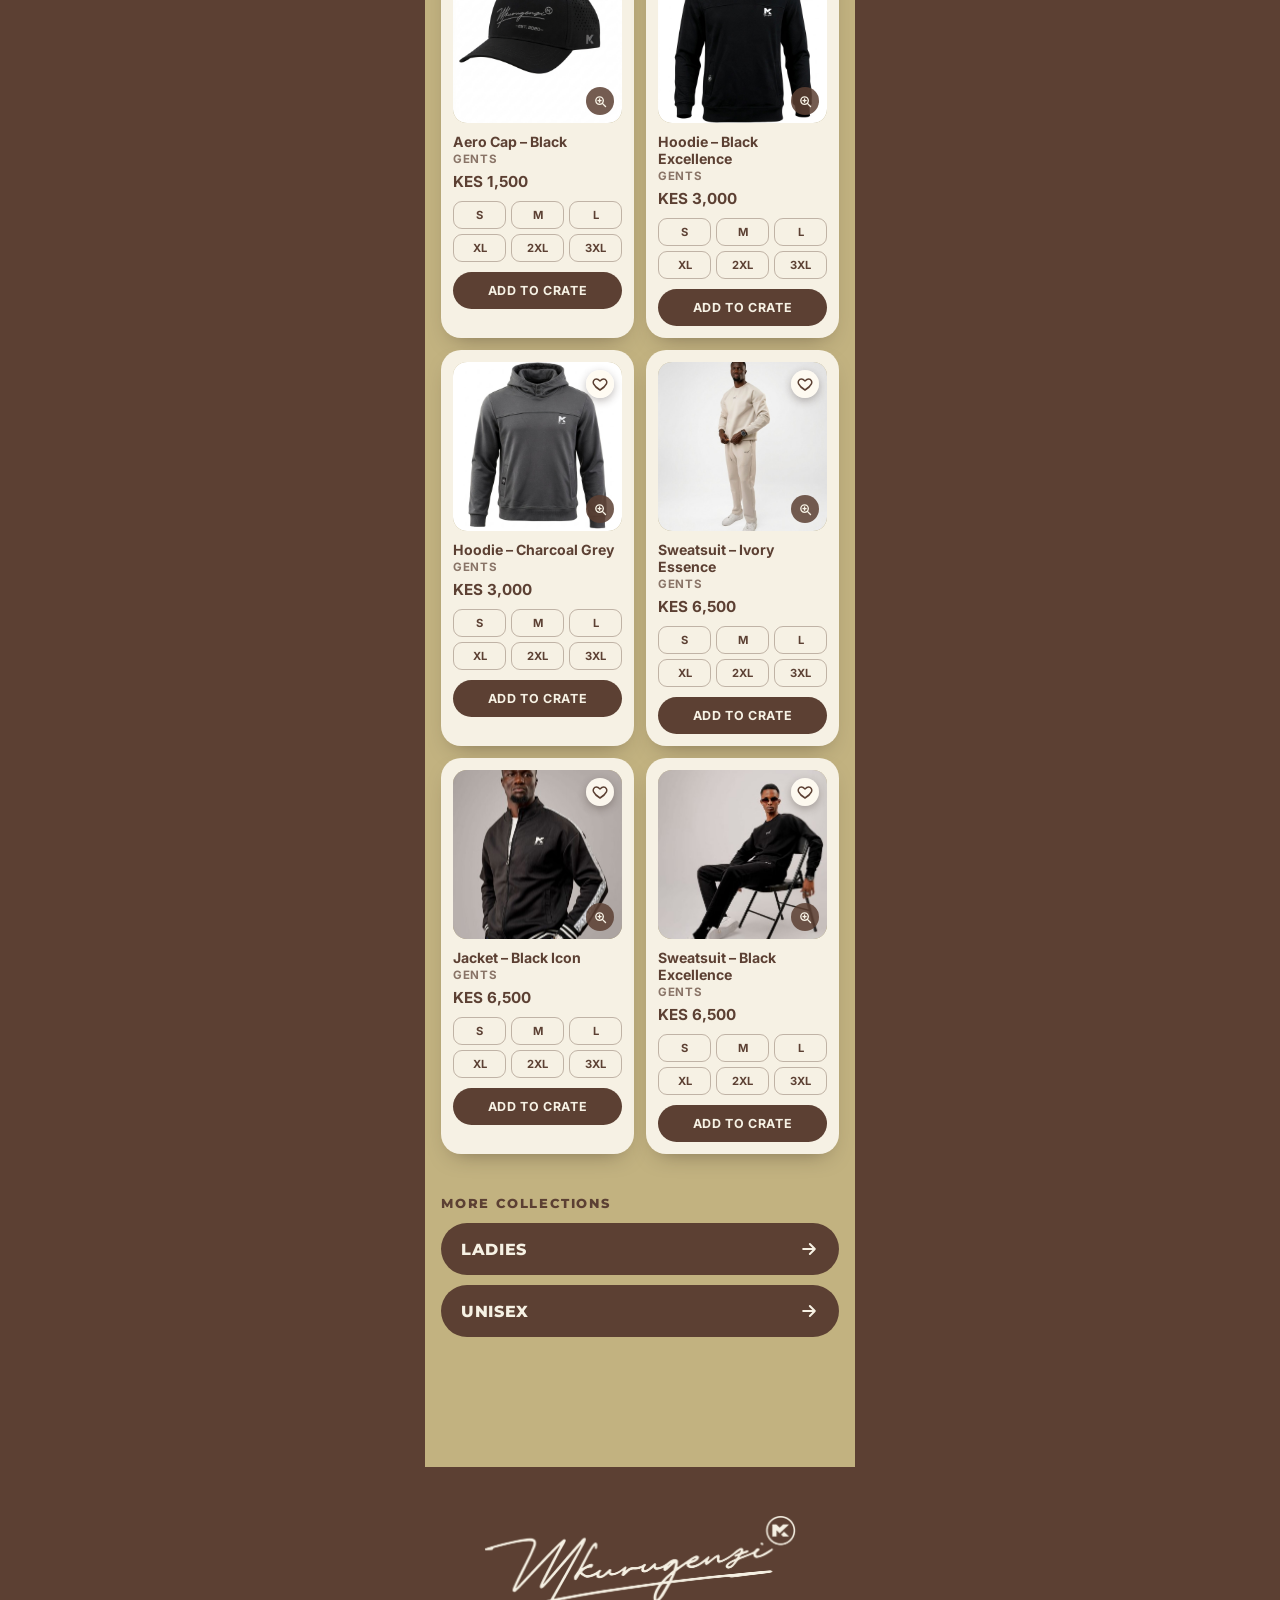
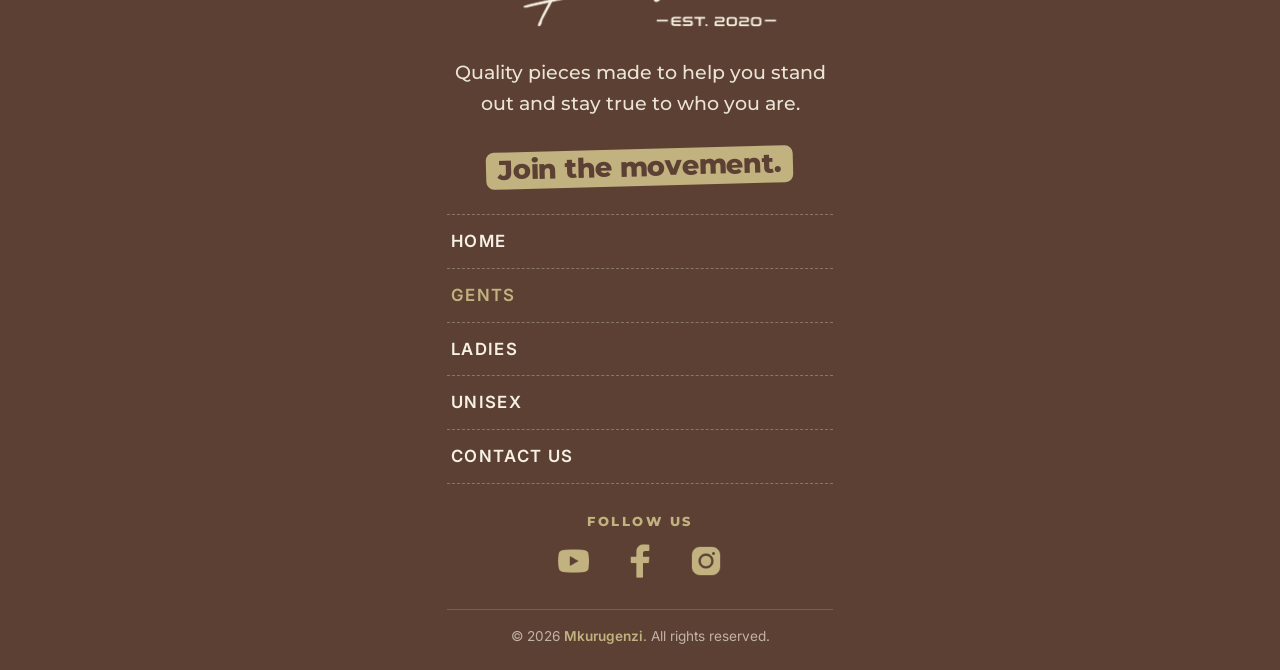
<file: gent.html>
<!DOCTYPE html>
<html lang="en">
<head>
<meta charset="utf-8">
<meta name="viewport" content="width=device-width, initial-scale=1, viewport-fit=cover">
<title>Gents | Mkurugenzi</title>
<link rel="preconnect" href="https://fonts.googleapis.com">
<link rel="preconnect" href="https://fonts.gstatic.com" crossorigin>
<link href="https://fonts.googleapis.com/css2?family=Inter:wght@300..700&amp;family=Montserrat:wght@400;500;800&amp;display=swap" rel="stylesheet">
<link rel="stylesheet" href="style.css">
<link rel="stylesheet" href="crate.css">
<link rel="stylesheet" href="shop.css">
<link rel="stylesheet" href="footer.css">
</head>
<body>
<button class="burger" id="burger" aria-label="Open menu" aria-expanded="false" aria-controls="menu"><span></span><span></span><span></span></button>
<a class="cart" href="#cart" data-crate-open aria-label="Open crate"><img src="images/cart.png" alt=""></a>

<div class="app">
  <header class="bar"><img src="images/logo-cream.png" alt="Mkurugenzi"></header>

  <!-- Hero photo: images/cat-gents.jpg -->
  <section class="phero" style="--img:url(images/cat-gents.jpg)">
    <a class="back" href="index.html#collections"><svg viewBox="0 0 24 24" fill="none" stroke="currentColor" stroke-width="2.4" stroke-linecap="round" stroke-linejoin="round" aria-hidden="true"><path d="M19 12H5M11 6l-6 6 6 6"/></svg> Back</a>
    <h1><span class="hl">Gents</span></h1>
    <p>Clean lines, strong presence.</p>
    <span class="phero-n">20 pieces</span>
  </section>

  <!-- PRODUCTS. Rules for each card:
       1. data-id must be UNIQUE (used by the crate and favourites).
       2. Keep the name and price identical on the card (h3 / strong), the heart and the Add button.
       3. The photo is images/<file>.jpg. For more photos of one product, add them to data-images, comma-separated:
          data-images="images/a.jpg,images/a-back.jpg" (the first one is shown first in the viewer). -->
  <main class="pgrid" id="products">
    <article class="pc" data-id="g-t-coffee-brown-splatter" data-name="T-Shirt – Coffee Brown Splatter" data-price="1800" data-tag="Gents" data-images="images/g-tee.jpg">
      <div class="pc-ph"><span class="pc-l">T</span><img src="images/g-tee.jpg" alt="T-Shirt – Coffee Brown Splatter" loading="lazy" onerror="this.remove()">
        <button type="button" class="pc-view" aria-label="View T-Shirt – Coffee Brown Splatter photos"></button><span class="pc-zoom" aria-hidden="true"><svg viewBox="0 0 24 24" fill="none" stroke="currentColor" stroke-width="2.2" stroke-linecap="round" aria-hidden="true"><circle cx="10.5" cy="10.5" r="6"/><path d="M15 15l5 5M10.5 8v5M8 10.5h5"/></svg></span>
        <button class="cr-heart" data-fav data-id="g-t-coffee-brown-splatter" data-name="T-Shirt – Coffee Brown Splatter" data-price="1800" data-tag="Gents" aria-pressed="false" aria-label="Favourite T-Shirt – Coffee Brown Splatter"><svg viewBox="0 0 24 24" aria-hidden="true"><path d="M12 21s-7.5-4.6-9.6-9.2C.8 8.3 3 4.5 6.6 4.5c2 0 3.5 1 5.4 3 1.9-2 3.4-3 5.4-3 3.6 0 5.8 3.8 4.2 7.3C19.5 16.4 12 21 12 21z"/></svg></button></div>
      <h3>T-Shirt – Coffee Brown Splatter</h3><small>Gents</small><strong>KES 1,800</strong>
      <div class="pc-sizes" role="group" aria-label="Choose a size"><button type="button" class="pc-size" aria-pressed="false">S</button><button type="button" class="pc-size" aria-pressed="false">M</button><button type="button" class="pc-size" aria-pressed="false">L</button><button type="button" class="pc-size" aria-pressed="false">XL</button><button type="button" class="pc-size" aria-pressed="false">2XL</button><button type="button" class="pc-size" aria-pressed="false">3XL</button></div>
      <button class="pc-add" data-id="g-t-coffee-brown-splatter" data-name="T-Shirt – Coffee Brown Splatter" data-price="1800" data-tag="Gents">Add to crate</button>
    </article>
    <article class="pc" data-id="g-t-black-splatter" data-name="T-Shirt – Black Splatter" data-price="1800" data-tag="Gents" data-images="images/menblack.jpg">
      <div class="pc-ph"><span class="pc-l">T</span><img src="images/menblack.jpg" alt="T-Shirt – Black Splatter" loading="lazy" onerror="this.remove()">
        <button type="button" class="pc-view" aria-label="View T-Shirt – Black Splatter photos"></button><span class="pc-zoom" aria-hidden="true"><svg viewBox="0 0 24 24" fill="none" stroke="currentColor" stroke-width="2.2" stroke-linecap="round" aria-hidden="true"><circle cx="10.5" cy="10.5" r="6"/><path d="M15 15l5 5M10.5 8v5M8 10.5h5"/></svg></span>
        <button class="cr-heart" data-fav data-id="g-t-black-splatter" data-name="T-Shirt – Black Splatter" data-price="1800" data-tag="Gents" aria-pressed="false" aria-label="Favourite T-Shirt – Black Splatter"><svg viewBox="0 0 24 24" aria-hidden="true"><path d="M12 21s-7.5-4.6-9.6-9.2C.8 8.3 3 4.5 6.6 4.5c2 0 3.5 1 5.4 3 1.9-2 3.4-3 5.4-3 3.6 0 5.8 3.8 4.2 7.3C19.5 16.4 12 21 12 21z"/></svg></button></div>
      <h3>T-Shirt – Black Splatter</h3><small>Gents</small><strong>KES 1,800</strong>
      <div class="pc-sizes" role="group" aria-label="Choose a size"><button type="button" class="pc-size" aria-pressed="false">S</button><button type="button" class="pc-size" aria-pressed="false">M</button><button type="button" class="pc-size" aria-pressed="false">L</button><button type="button" class="pc-size" aria-pressed="false">XL</button><button type="button" class="pc-size" aria-pressed="false">2XL</button><button type="button" class="pc-size" aria-pressed="false">3XL</button></div>
      <button class="pc-add" data-id="g-t-black-splatter" data-name="T-Shirt – Black Splatter" data-price="1800" data-tag="Gents">Add to crate</button>
    </article>
    <article class="pc" data-id="g-t-white-splatter" data-name="T-Shirt – White Splatter" data-price="1800" data-tag="Gents" data-images="images/menwhite.jpg">
      <div class="pc-ph"><span class="pc-l">T</span><img src="images/menwhite.jpg" alt="T-Shirt – White Splatter" loading="lazy" onerror="this.remove()">
        <button type="button" class="pc-view" aria-label="View T-Shirt – White Splatter photos"></button><span class="pc-zoom" aria-hidden="true"><svg viewBox="0 0 24 24" fill="none" stroke="currentColor" stroke-width="2.2" stroke-linecap="round" aria-hidden="true"><circle cx="10.5" cy="10.5" r="6"/><path d="M15 15l5 5M10.5 8v5M8 10.5h5"/></svg></span>
        <button class="cr-heart" data-fav data-id="g-t-white-splatter" data-name="T-Shirt – White Splatter" data-price="1800" data-tag="Gents" aria-pressed="false" aria-label="Favourite T-Shirt – White Splatter"><svg viewBox="0 0 24 24" aria-hidden="true"><path d="M12 21s-7.5-4.6-9.6-9.2C.8 8.3 3 4.5 6.6 4.5c2 0 3.5 1 5.4 3 1.9-2 3.4-3 5.4-3 3.6 0 5.8 3.8 4.2 7.3C19.5 16.4 12 21 12 21z"/></svg></button></div>
      <h3>T-Shirt – White Splatter</h3><small>Gents</small><strong>KES 1,800</strong>
      <div class="pc-sizes" role="group" aria-label="Choose a size"><button type="button" class="pc-size" aria-pressed="false">S</button><button type="button" class="pc-size" aria-pressed="false">M</button><button type="button" class="pc-size" aria-pressed="false">L</button><button type="button" class="pc-size" aria-pressed="false">XL</button><button type="button" class="pc-size" aria-pressed="false">2XL</button><button type="button" class="pc-size" aria-pressed="false">3XL</button></div>
      <button class="pc-add" data-id="g-t-white-splatter" data-name="T-Shirt – White Splatter" data-price="1800" data-tag="Gents">Add to crate</button>
    </article>
    <article class="pc" data-id="g-t-dark-burgundy-botanical" data-name="T-Shirt – Dark Burgundy Botanical" data-price="1800" data-tag="Gents" data-images="images/menburgundy.jpg">
      <div class="pc-ph"><span class="pc-l">T</span><img src="images/menburgundy.jpg" alt="T-Shirt – Dark Burgundy Botanical" loading="lazy" onerror="this.remove()">
        <button type="button" class="pc-view" aria-label="View T-Shirt – Dark Burgundy Botanical photos"></button><span class="pc-zoom" aria-hidden="true"><svg viewBox="0 0 24 24" fill="none" stroke="currentColor" stroke-width="2.2" stroke-linecap="round" aria-hidden="true"><circle cx="10.5" cy="10.5" r="6"/><path d="M15 15l5 5M10.5 8v5M8 10.5h5"/></svg></span>
        <button class="cr-heart" data-fav data-id="g-t-dark-burgundy-botanical" data-name="T-Shirt – Dark Burgundy Botanical" data-price="1800" data-tag="Gents" aria-pressed="false" aria-label="Favourite T-Shirt – Dark Burgundy Botanical"><svg viewBox="0 0 24 24" aria-hidden="true"><path d="M12 21s-7.5-4.6-9.6-9.2C.8 8.3 3 4.5 6.6 4.5c2 0 3.5 1 5.4 3 1.9-2 3.4-3 5.4-3 3.6 0 5.8 3.8 4.2 7.3C19.5 16.4 12 21 12 21z"/></svg></button></div>
      <h3>T-Shirt – Dark Burgundy Botanical</h3><small>Gents</small><strong>KES 1,800</strong>
      <div class="pc-sizes" role="group" aria-label="Choose a size"><button type="button" class="pc-size" aria-pressed="false">S</button><button type="button" class="pc-size" aria-pressed="false">M</button><button type="button" class="pc-size" aria-pressed="false">L</button><button type="button" class="pc-size" aria-pressed="false">XL</button><button type="button" class="pc-size" aria-pressed="false">2XL</button><button type="button" class="pc-size" aria-pressed="false">3XL</button></div>
      <button class="pc-add" data-id="g-t-dark-burgundy-botanical" data-name="T-Shirt – Dark Burgundy Botanical" data-price="1800" data-tag="Gents">Add to crate</button>
    </article>
    <article class="pc" data-id="g-t-black-botanical" data-name="T-Shirt – Black Botanical" data-price="1800" data-tag="Gents" data-images="images/menbotanical.jpg">
      <div class="pc-ph"><span class="pc-l">T</span><img src="images/menbotanical.jpg" alt="T-Shirt – Black Botanical" loading="lazy" onerror="this.remove()">
        <button type="button" class="pc-view" aria-label="View T-Shirt – Black Botanical photos"></button><span class="pc-zoom" aria-hidden="true"><svg viewBox="0 0 24 24" fill="none" stroke="currentColor" stroke-width="2.2" stroke-linecap="round" aria-hidden="true"><circle cx="10.5" cy="10.5" r="6"/><path d="M15 15l5 5M10.5 8v5M8 10.5h5"/></svg></span>
        <button class="cr-heart" data-fav data-id="g-t-black-botanical" data-name="T-Shirt – Black Botanical" data-price="1800" data-tag="Gents" aria-pressed="false" aria-label="Favourite T-Shirt – Black Botanical"><svg viewBox="0 0 24 24" aria-hidden="true"><path d="M12 21s-7.5-4.6-9.6-9.2C.8 8.3 3 4.5 6.6 4.5c2 0 3.5 1 5.4 3 1.9-2 3.4-3 5.4-3 3.6 0 5.8 3.8 4.2 7.3C19.5 16.4 12 21 12 21z"/></svg></button></div>
      <h3>T-Shirt – Black Botanical</h3><small>Gents</small><strong>KES 1,800</strong>
      <div class="pc-sizes" role="group" aria-label="Choose a size"><button type="button" class="pc-size" aria-pressed="false">S</button><button type="button" class="pc-size" aria-pressed="false">M</button><button type="button" class="pc-size" aria-pressed="false">L</button><button type="button" class="pc-size" aria-pressed="false">XL</button><button type="button" class="pc-size" aria-pressed="false">2XL</button><button type="button" class="pc-size" aria-pressed="false">3XL</button></div>
      <button class="pc-add" data-id="g-t-black-botanical" data-name="T-Shirt – Black Botanical" data-price="1800" data-tag="Gents">Add to crate</button>
    </article>
    <article class="pc" data-id="g-t-white-botanical" data-name="T-Shirt – White Botanical" data-price="1800" data-tag="Gents" data-images="images/menwhitebotanical.jpg">
      <div class="pc-ph"><span class="pc-l">T</span><img src="images/menwhitebotanical.jpg" alt="T-Shirt – White Botanical" loading="lazy" onerror="this.remove()">
        <button type="button" class="pc-view" aria-label="View T-Shirt – White Botanical photos"></button><span class="pc-zoom" aria-hidden="true"><svg viewBox="0 0 24 24" fill="none" stroke="currentColor" stroke-width="2.2" stroke-linecap="round" aria-hidden="true"><circle cx="10.5" cy="10.5" r="6"/><path d="M15 15l5 5M10.5 8v5M8 10.5h5"/></svg></span>
        <button class="cr-heart" data-fav data-id="g-t-white-botanical" data-name="T-Shirt – White Botanical" data-price="1800" data-tag="Gents" aria-pressed="false" aria-label="Favourite T-Shirt – White Botanical"><svg viewBox="0 0 24 24" aria-hidden="true"><path d="M12 21s-7.5-4.6-9.6-9.2C.8 8.3 3 4.5 6.6 4.5c2 0 3.5 1 5.4 3 1.9-2 3.4-3 5.4-3 3.6 0 5.8 3.8 4.2 7.3C19.5 16.4 12 21 12 21z"/></svg></button></div>
      <h3>T-Shirt – White Botanical</h3><small>Gents</small><strong>KES 1,800</strong>
      <div class="pc-sizes" role="group" aria-label="Choose a size"><button type="button" class="pc-size" aria-pressed="false">S</button><button type="button" class="pc-size" aria-pressed="false">M</button><button type="button" class="pc-size" aria-pressed="false">L</button><button type="button" class="pc-size" aria-pressed="false">XL</button><button type="button" class="pc-size" aria-pressed="false">2XL</button><button type="button" class="pc-size" aria-pressed="false">3XL</button></div>
      <button class="pc-add" data-id="g-t-white-botanical" data-name="T-Shirt – White Botanical" data-price="1800" data-tag="Gents">Add to crate</button>
    </article>
    <article class="pc" data-id="g-t-burgundy-bliss" data-name="T-Shirt – Burgundy Bliss" data-price="1500" data-tag="Gents" data-images="images/menburgundybliss.jpg">
      <div class="pc-ph"><span class="pc-l">T</span><img src="images/menburgundybliss.jpg" alt="T-Shirt – Burgundy Bliss" loading="lazy" onerror="this.remove()">
        <button type="button" class="pc-view" aria-label="View T-Shirt – Burgundy Bliss photos"></button><span class="pc-zoom" aria-hidden="true"><svg viewBox="0 0 24 24" fill="none" stroke="currentColor" stroke-width="2.2" stroke-linecap="round" aria-hidden="true"><circle cx="10.5" cy="10.5" r="6"/><path d="M15 15l5 5M10.5 8v5M8 10.5h5"/></svg></span>
        <button class="cr-heart" data-fav data-id="g-t-burgundy-bliss" data-name="T-Shirt – Burgundy Bliss" data-price="1500" data-tag="Gents" aria-pressed="false" aria-label="Favourite T-Shirt – Burgundy Bliss"><svg viewBox="0 0 24 24" aria-hidden="true"><path d="M12 21s-7.5-4.6-9.6-9.2C.8 8.3 3 4.5 6.6 4.5c2 0 3.5 1 5.4 3 1.9-2 3.4-3 5.4-3 3.6 0 5.8 3.8 4.2 7.3C19.5 16.4 12 21 12 21z"/></svg></button></div>
      <h3>T-Shirt – Burgundy Bliss</h3><small>Gents</small><strong>KES 1,500</strong>
      <div class="pc-sizes" role="group" aria-label="Choose a size"><button type="button" class="pc-size" aria-pressed="false">S</button><button type="button" class="pc-size" aria-pressed="false">M</button><button type="button" class="pc-size" aria-pressed="false">L</button><button type="button" class="pc-size" aria-pressed="false">XL</button><button type="button" class="pc-size" aria-pressed="false">2XL</button><button type="button" class="pc-size" aria-pressed="false">3XL</button></div>
      <button class="pc-add" data-id="g-t-burgundy-bliss" data-name="T-Shirt – Burgundy Bliss" data-price="1500" data-tag="Gents">Add to crate</button>
    </article>
    <article class="pc" data-id="g-t-faded-navy" data-name="T-Shirt – Faded Navy" data-price="1500" data-tag="Gents" data-images="images/menfadednavy.jpg">
      <div class="pc-ph"><span class="pc-l">T</span><img src="images/menfadednavy.jpg" alt="T-Shirt – Faded Navy" loading="lazy" onerror="this.remove()">
        <button type="button" class="pc-view" aria-label="View T-Shirt – Faded Navy photos"></button><span class="pc-zoom" aria-hidden="true"><svg viewBox="0 0 24 24" fill="none" stroke="currentColor" stroke-width="2.2" stroke-linecap="round" aria-hidden="true"><circle cx="10.5" cy="10.5" r="6"/><path d="M15 15l5 5M10.5 8v5M8 10.5h5"/></svg></span>
        <button class="cr-heart" data-fav data-id="g-t-faded-navy" data-name="T-Shirt – Faded Navy" data-price="1500" data-tag="Gents" aria-pressed="false" aria-label="Favourite T-Shirt – Faded Navy"><svg viewBox="0 0 24 24" aria-hidden="true"><path d="M12 21s-7.5-4.6-9.6-9.2C.8 8.3 3 4.5 6.6 4.5c2 0 3.5 1 5.4 3 1.9-2 3.4-3 5.4-3 3.6 0 5.8 3.8 4.2 7.3C19.5 16.4 12 21 12 21z"/></svg></button></div>
      <h3>T-Shirt – Faded Navy</h3><small>Gents</small><strong>KES 1,500</strong>
      <div class="pc-sizes" role="group" aria-label="Choose a size"><button type="button" class="pc-size" aria-pressed="false">S</button><button type="button" class="pc-size" aria-pressed="false">M</button><button type="button" class="pc-size" aria-pressed="false">L</button><button type="button" class="pc-size" aria-pressed="false">XL</button><button type="button" class="pc-size" aria-pressed="false">2XL</button><button type="button" class="pc-size" aria-pressed="false">3XL</button></div>
      <button class="pc-add" data-id="g-t-faded-navy" data-name="T-Shirt – Faded Navy" data-price="1500" data-tag="Gents">Add to crate</button>
    </article>
    <article class="pc" data-id="g-t-black-excellence" data-name="T-Shirt – Black Excellence" data-price="1500" data-tag="Gents" data-images="images/menblackexcellence.jpg">
      <div class="pc-ph"><span class="pc-l">T</span><img src="images/menblackexcellence.jpg" alt="T-Shirt – Black Excellence" loading="lazy" onerror="this.remove()">
        <button type="button" class="pc-view" aria-label="View T-Shirt – Black Excellence photos"></button><span class="pc-zoom" aria-hidden="true"><svg viewBox="0 0 24 24" fill="none" stroke="currentColor" stroke-width="2.2" stroke-linecap="round" aria-hidden="true"><circle cx="10.5" cy="10.5" r="6"/><path d="M15 15l5 5M10.5 8v5M8 10.5h5"/></svg></span>
        <button class="cr-heart" data-fav data-id="g-t-black-excellence" data-name="T-Shirt – Black Excellence" data-price="1500" data-tag="Gents" aria-pressed="false" aria-label="Favourite T-Shirt – Black Excellence"><svg viewBox="0 0 24 24" aria-hidden="true"><path d="M12 21s-7.5-4.6-9.6-9.2C.8 8.3 3 4.5 6.6 4.5c2 0 3.5 1 5.4 3 1.9-2 3.4-3 5.4-3 3.6 0 5.8 3.8 4.2 7.3C19.5 16.4 12 21 12 21z"/></svg></button></div>
      <h3>T-Shirt – Black Excellence</h3><small>Gents</small><strong>KES 1,500</strong>
      <div class="pc-sizes" role="group" aria-label="Choose a size"><button type="button" class="pc-size" aria-pressed="false">S</button><button type="button" class="pc-size" aria-pressed="false">M</button><button type="button" class="pc-size" aria-pressed="false">L</button><button type="button" class="pc-size" aria-pressed="false">XL</button><button type="button" class="pc-size" aria-pressed="false">2XL</button><button type="button" class="pc-size" aria-pressed="false">3XL</button></div>
      <button class="pc-add" data-id="g-t-black-excellence" data-name="T-Shirt – Black Excellence" data-price="1500" data-tag="Gents">Add to crate</button>
    </article>
    <article class="pc" data-id="g-t-desert-taupe" data-name="T-Shirt – Desert Taupe" data-price="1500" data-tag="Gents" data-images="images/mendeserttaupe.jpg">
      <div class="pc-ph"><span class="pc-l">T</span><img src="images/mendeserttaupe.jpg" alt="T-Shirt – Desert Taupe" loading="lazy" onerror="this.remove()">
        <button type="button" class="pc-view" aria-label="View T-Shirt – Desert Taupe photos"></button><span class="pc-zoom" aria-hidden="true"><svg viewBox="0 0 24 24" fill="none" stroke="currentColor" stroke-width="2.2" stroke-linecap="round" aria-hidden="true"><circle cx="10.5" cy="10.5" r="6"/><path d="M15 15l5 5M10.5 8v5M8 10.5h5"/></svg></span>
        <button class="cr-heart" data-fav data-id="g-t-desert-taupe" data-name="T-Shirt – Desert Taupe" data-price="1500" data-tag="Gents" aria-pressed="false" aria-label="Favourite T-Shirt – Desert Taupe"><svg viewBox="0 0 24 24" aria-hidden="true"><path d="M12 21s-7.5-4.6-9.6-9.2C.8 8.3 3 4.5 6.6 4.5c2 0 3.5 1 5.4 3 1.9-2 3.4-3 5.4-3 3.6 0 5.8 3.8 4.2 7.3C19.5 16.4 12 21 12 21z"/></svg></button></div>
      <h3>T-Shirt – Desert Taupe</h3><small>Gents</small><strong>KES 1,500</strong>
      <div class="pc-sizes" role="group" aria-label="Choose a size"><button type="button" class="pc-size" aria-pressed="false">S</button><button type="button" class="pc-size" aria-pressed="false">M</button><button type="button" class="pc-size" aria-pressed="false">L</button><button type="button" class="pc-size" aria-pressed="false">XL</button><button type="button" class="pc-size" aria-pressed="false">2XL</button><button type="button" class="pc-size" aria-pressed="false">3XL</button></div>
      <button class="pc-add" data-id="g-t-desert-taupe" data-name="T-Shirt – Desert Taupe" data-price="1500" data-tag="Gents">Add to crate</button>
    </article>
    <article class="pc" data-id="g-t-desert-sand" data-name="T-Shirt – Desert Sand" data-price="1500" data-tag="Gents" data-images="images/mendesertsand.jpg">
      <div class="pc-ph"><span class="pc-l">T</span><img src="images/mendesertsand.jpg" alt="T-Shirt – Desert Sand" loading="lazy" onerror="this.remove()">
        <button type="button" class="pc-view" aria-label="View T-Shirt – Desert Sand photos"></button><span class="pc-zoom" aria-hidden="true"><svg viewBox="0 0 24 24" fill="none" stroke="currentColor" stroke-width="2.2" stroke-linecap="round" aria-hidden="true"><circle cx="10.5" cy="10.5" r="6"/><path d="M15 15l5 5M10.5 8v5M8 10.5h5"/></svg></span>
        <button class="cr-heart" data-fav data-id="g-t-desert-sand" data-name="T-Shirt – Desert Sand" data-price="1500" data-tag="Gents" aria-pressed="false" aria-label="Favourite T-Shirt – Desert Sand"><svg viewBox="0 0 24 24" aria-hidden="true"><path d="M12 21s-7.5-4.6-9.6-9.2C.8 8.3 3 4.5 6.6 4.5c2 0 3.5 1 5.4 3 1.9-2 3.4-3 5.4-3 3.6 0 5.8 3.8 4.2 7.3C19.5 16.4 12 21 12 21z"/></svg></button></div>
      <h3>T-Shirt – Desert Sand</h3><small>Gents</small><strong>KES 1,500</strong>
      <div class="pc-sizes" role="group" aria-label="Choose a size"><button type="button" class="pc-size" aria-pressed="false">S</button><button type="button" class="pc-size" aria-pressed="false">M</button><button type="button" class="pc-size" aria-pressed="false">L</button><button type="button" class="pc-size" aria-pressed="false">XL</button><button type="button" class="pc-size" aria-pressed="false">2XL</button><button type="button" class="pc-size" aria-pressed="false">3XL</button></div>
      <button class="pc-add" data-id="g-t-desert-sand" data-name="T-Shirt – Desert Sand" data-price="1500" data-tag="Gents">Add to crate</button>
    </article>
    <article class="pc" data-id="g-t-white-luxe" data-name="T-Shirt – White Luxe" data-price="1500" data-tag="Gents" data-images="images/menwhiteluxe.jpg">
      <div class="pc-ph"><span class="pc-l">T</span><img src="images/menwhiteluxe.jpg" alt="T-Shirt – White Luxe" loading="lazy" onerror="this.remove()">
        <button type="button" class="pc-view" aria-label="View T-Shirt – White Luxe photos"></button><span class="pc-zoom" aria-hidden="true"><svg viewBox="0 0 24 24" fill="none" stroke="currentColor" stroke-width="2.2" stroke-linecap="round" aria-hidden="true"><circle cx="10.5" cy="10.5" r="6"/><path d="M15 15l5 5M10.5 8v5M8 10.5h5"/></svg></span>
        <button class="cr-heart" data-fav data-id="g-t-white-luxe" data-name="T-Shirt – White Luxe" data-price="1500" data-tag="Gents" aria-pressed="false" aria-label="Favourite T-Shirt – White Luxe"><svg viewBox="0 0 24 24" aria-hidden="true"><path d="M12 21s-7.5-4.6-9.6-9.2C.8 8.3 3 4.5 6.6 4.5c2 0 3.5 1 5.4 3 1.9-2 3.4-3 5.4-3 3.6 0 5.8 3.8 4.2 7.3C19.5 16.4 12 21 12 21z"/></svg></button></div>
      <h3>T-Shirt – White Luxe</h3><small>Gents</small><strong>KES 1,500</strong>
      <div class="pc-sizes" role="group" aria-label="Choose a size"><button type="button" class="pc-size" aria-pressed="false">S</button><button type="button" class="pc-size" aria-pressed="false">M</button><button type="button" class="pc-size" aria-pressed="false">L</button><button type="button" class="pc-size" aria-pressed="false">XL</button><button type="button" class="pc-size" aria-pressed="false">2XL</button><button type="button" class="pc-size" aria-pressed="false">3XL</button></div>
      <button class="pc-add" data-id="g-t-white-luxe" data-name="T-Shirt – White Luxe" data-price="1500" data-tag="Gents">Add to crate</button>
    </article>
    <article class="pc" data-id="g-cap-brown-beige" data-name="Aero Cap – Brown &amp; Beige" data-price="1500" data-tag="Gents" data-images="images/aerocapbrownandbeige.jpg">
      <div class="pc-ph"><span class="pc-l">A</span><img src="images/aerocapbrownandbeige.jpg" alt="Aero Cap – Brown &amp; Beige" loading="lazy" onerror="this.remove()">
        <button type="button" class="pc-view" aria-label="View Aero Cap – Brown &amp; Beige photos"></button><span class="pc-zoom" aria-hidden="true"><svg viewBox="0 0 24 24" fill="none" stroke="currentColor" stroke-width="2.2" stroke-linecap="round" aria-hidden="true"><circle cx="10.5" cy="10.5" r="6"/><path d="M15 15l5 5M10.5 8v5M8 10.5h5"/></svg></span>
        <button class="cr-heart" data-fav data-id="g-cap-brown-beige" data-name="Aero Cap – Brown &amp; Beige" data-price="1500" data-tag="Gents" aria-pressed="false" aria-label="Favourite Aero Cap – Brown &amp; Beige"><svg viewBox="0 0 24 24" aria-hidden="true"><path d="M12 21s-7.5-4.6-9.6-9.2C.8 8.3 3 4.5 6.6 4.5c2 0 3.5 1 5.4 3 1.9-2 3.4-3 5.4-3 3.6 0 5.8 3.8 4.2 7.3C19.5 16.4 12 21 12 21z"/></svg></button></div>
      <h3>Aero Cap – Brown &amp; Beige</h3><small>Gents</small><strong>KES 1,500</strong>
      <div class="pc-sizes" role="group" aria-label="Choose a size"><button type="button" class="pc-size" aria-pressed="false">S</button><button type="button" class="pc-size" aria-pressed="false">M</button><button type="button" class="pc-size" aria-pressed="false">L</button><button type="button" class="pc-size" aria-pressed="false">XL</button><button type="button" class="pc-size" aria-pressed="false">2XL</button><button type="button" class="pc-size" aria-pressed="false">3XL</button></div>
      <button class="pc-add" data-id="g-cap-brown-beige" data-name="Aero Cap – Brown &amp; Beige" data-price="1500" data-tag="Gents">Add to crate</button>
    </article>
    <article class="pc" data-id="g-cap-black-white" data-name="Aero Cap – Black &amp; White" data-price="1500" data-tag="Gents" data-images="images/aerocapblackandwhite.jpg">
      <div class="pc-ph"><span class="pc-l">A</span><img src="images/aerocapblackandwhite.jpg" alt="Aero Cap – Black &amp; White" loading="lazy" onerror="this.remove()">
        <button type="button" class="pc-view" aria-label="View Aero Cap – Black &amp; White photos"></button><span class="pc-zoom" aria-hidden="true"><svg viewBox="0 0 24 24" fill="none" stroke="currentColor" stroke-width="2.2" stroke-linecap="round" aria-hidden="true"><circle cx="10.5" cy="10.5" r="6"/><path d="M15 15l5 5M10.5 8v5M8 10.5h5"/></svg></span>
        <button class="cr-heart" data-fav data-id="g-cap-black-white" data-name="Aero Cap – Black &amp; White" data-price="1500" data-tag="Gents" aria-pressed="false" aria-label="Favourite Aero Cap – Black &amp; White"><svg viewBox="0 0 24 24" aria-hidden="true"><path d="M12 21s-7.5-4.6-9.6-9.2C.8 8.3 3 4.5 6.6 4.5c2 0 3.5 1 5.4 3 1.9-2 3.4-3 5.4-3 3.6 0 5.8 3.8 4.2 7.3C19.5 16.4 12 21 12 21z"/></svg></button></div>
      <h3>Aero Cap – Black &amp; White</h3><small>Gents</small><strong>KES 1,500</strong>
      <div class="pc-sizes" role="group" aria-label="Choose a size"><button type="button" class="pc-size" aria-pressed="false">S</button><button type="button" class="pc-size" aria-pressed="false">M</button><button type="button" class="pc-size" aria-pressed="false">L</button><button type="button" class="pc-size" aria-pressed="false">XL</button><button type="button" class="pc-size" aria-pressed="false">2XL</button><button type="button" class="pc-size" aria-pressed="false">3XL</button></div>
      <button class="pc-add" data-id="g-cap-black-white" data-name="Aero Cap – Black &amp; White" data-price="1500" data-tag="Gents">Add to crate</button>
    </article>
    <article class="pc" data-id="g-cap-black" data-name="Aero Cap – Black" data-price="1500" data-tag="Gents" data-images="images/aerocapblack.jpg">
      <div class="pc-ph"><span class="pc-l">A</span><img src="images/aerocapblack.jpg" alt="Aero Cap – Black" loading="lazy" onerror="this.remove()">
        <button type="button" class="pc-view" aria-label="View Aero Cap – Black photos"></button><span class="pc-zoom" aria-hidden="true"><svg viewBox="0 0 24 24" fill="none" stroke="currentColor" stroke-width="2.2" stroke-linecap="round" aria-hidden="true"><circle cx="10.5" cy="10.5" r="6"/><path d="M15 15l5 5M10.5 8v5M8 10.5h5"/></svg></span>
        <button class="cr-heart" data-fav data-id="g-cap-black" data-name="Aero Cap – Black" data-price="1500" data-tag="Gents" aria-pressed="false" aria-label="Favourite Aero Cap – Black"><svg viewBox="0 0 24 24" aria-hidden="true"><path d="M12 21s-7.5-4.6-9.6-9.2C.8 8.3 3 4.5 6.6 4.5c2 0 3.5 1 5.4 3 1.9-2 3.4-3 5.4-3 3.6 0 5.8 3.8 4.2 7.3C19.5 16.4 12 21 12 21z"/></svg></button></div>
      <h3>Aero Cap – Black</h3><small>Gents</small><strong>KES 1,500</strong>
      <div class="pc-sizes" role="group" aria-label="Choose a size"><button type="button" class="pc-size" aria-pressed="false">S</button><button type="button" class="pc-size" aria-pressed="false">M</button><button type="button" class="pc-size" aria-pressed="false">L</button><button type="button" class="pc-size" aria-pressed="false">XL</button><button type="button" class="pc-size" aria-pressed="false">2XL</button><button type="button" class="pc-size" aria-pressed="false">3XL</button></div>
      <button class="pc-add" data-id="g-cap-black" data-name="Aero Cap – Black" data-price="1500" data-tag="Gents">Add to crate</button>
    </article>
    <article class="pc" data-id="g-hoodie-black-excellence" data-name="Hoodie – Black Excellence" data-price="3000" data-tag="Gents" data-images="images/hoodieblackexcellence.jpg">
      <div class="pc-ph"><span class="pc-l">H</span><img src="images/hoodieblackexcellence.jpg" alt="Hoodie – Black Excellence" loading="lazy" onerror="this.remove()">
        <button type="button" class="pc-view" aria-label="View Hoodie – Black Excellence photos"></button><span class="pc-zoom" aria-hidden="true"><svg viewBox="0 0 24 24" fill="none" stroke="currentColor" stroke-width="2.2" stroke-linecap="round" aria-hidden="true"><circle cx="10.5" cy="10.5" r="6"/><path d="M15 15l5 5M10.5 8v5M8 10.5h5"/></svg></span>
        <button class="cr-heart" data-fav data-id="g-hoodie-black-excellence" data-name="Hoodie – Black Excellence" data-price="3000" data-tag="Gents" aria-pressed="false" aria-label="Favourite Hoodie – Black Excellence"><svg viewBox="0 0 24 24" aria-hidden="true"><path d="M12 21s-7.5-4.6-9.6-9.2C.8 8.3 3 4.5 6.6 4.5c2 0 3.5 1 5.4 3 1.9-2 3.4-3 5.4-3 3.6 0 5.8 3.8 4.2 7.3C19.5 16.4 12 21 12 21z"/></svg></button></div>
      <h3>Hoodie – Black Excellence</h3><small>Gents</small><strong>KES 3,000</strong>
      <div class="pc-sizes" role="group" aria-label="Choose a size"><button type="button" class="pc-size" aria-pressed="false">S</button><button type="button" class="pc-size" aria-pressed="false">M</button><button type="button" class="pc-size" aria-pressed="false">L</button><button type="button" class="pc-size" aria-pressed="false">XL</button><button type="button" class="pc-size" aria-pressed="false">2XL</button><button type="button" class="pc-size" aria-pressed="false">3XL</button></div>
      <button class="pc-add" data-id="g-hoodie-black-excellence" data-name="Hoodie – Black Excellence" data-price="3000" data-tag="Gents">Add to crate</button>
    </article>
    <article class="pc" data-id="g-hoodie-charcoal-grey" data-name="Hoodie – Charcoal Grey" data-price="3000" data-tag="Gents" data-images="images/hoodiecharcoalgrey.jpg">
      <div class="pc-ph"><span class="pc-l">H</span><img src="images/hoodiecharcoalgrey.jpg" alt="Hoodie – Charcoal Grey" loading="lazy" onerror="this.remove()">
        <button type="button" class="pc-view" aria-label="View Hoodie – Charcoal Grey photos"></button><span class="pc-zoom" aria-hidden="true"><svg viewBox="0 0 24 24" fill="none" stroke="currentColor" stroke-width="2.2" stroke-linecap="round" aria-hidden="true"><circle cx="10.5" cy="10.5" r="6"/><path d="M15 15l5 5M10.5 8v5M8 10.5h5"/></svg></span>
        <button class="cr-heart" data-fav data-id="g-hoodie-charcoal-grey" data-name="Hoodie – Charcoal Grey" data-price="3000" data-tag="Gents" aria-pressed="false" aria-label="Favourite Hoodie – Charcoal Grey"><svg viewBox="0 0 24 24" aria-hidden="true"><path d="M12 21s-7.5-4.6-9.6-9.2C.8 8.3 3 4.5 6.6 4.5c2 0 3.5 1 5.4 3 1.9-2 3.4-3 5.4-3 3.6 0 5.8 3.8 4.2 7.3C19.5 16.4 12 21 12 21z"/></svg></button></div>
      <h3>Hoodie – Charcoal Grey</h3><small>Gents</small><strong>KES 3,000</strong>
      <div class="pc-sizes" role="group" aria-label="Choose a size"><button type="button" class="pc-size" aria-pressed="false">S</button><button type="button" class="pc-size" aria-pressed="false">M</button><button type="button" class="pc-size" aria-pressed="false">L</button><button type="button" class="pc-size" aria-pressed="false">XL</button><button type="button" class="pc-size" aria-pressed="false">2XL</button><button type="button" class="pc-size" aria-pressed="false">3XL</button></div>
      <button class="pc-add" data-id="g-hoodie-charcoal-grey" data-name="Hoodie – Charcoal Grey" data-price="3000" data-tag="Gents">Add to crate</button>
    </article>
    <article class="pc" data-id="g-sweatsuit-ivory-essence" data-name="Sweatsuit – Ivory Essence" data-price="6500" data-tag="Gents" data-images="images/sweatsuitivoryessecnce.jpg">
      <div class="pc-ph"><span class="pc-l">S</span><img src="images/sweatsuitivoryessecnce.jpg" alt="Sweatsuit – Ivory Essence" loading="lazy" onerror="this.remove()">
        <button type="button" class="pc-view" aria-label="View Sweatsuit – Ivory Essence photos"></button><span class="pc-zoom" aria-hidden="true"><svg viewBox="0 0 24 24" fill="none" stroke="currentColor" stroke-width="2.2" stroke-linecap="round" aria-hidden="true"><circle cx="10.5" cy="10.5" r="6"/><path d="M15 15l5 5M10.5 8v5M8 10.5h5"/></svg></span>
        <button class="cr-heart" data-fav data-id="g-sweatsuit-ivory-essence" data-name="Sweatsuit – Ivory Essence" data-price="6500" data-tag="Gents" aria-pressed="false" aria-label="Favourite Sweatsuit – Ivory Essence"><svg viewBox="0 0 24 24" aria-hidden="true"><path d="M12 21s-7.5-4.6-9.6-9.2C.8 8.3 3 4.5 6.6 4.5c2 0 3.5 1 5.4 3 1.9-2 3.4-3 5.4-3 3.6 0 5.8 3.8 4.2 7.3C19.5 16.4 12 21 12 21z"/></svg></button></div>
      <h3>Sweatsuit – Ivory Essence</h3><small>Gents</small><strong>KES 6,500</strong>
      <div class="pc-sizes" role="group" aria-label="Choose a size"><button type="button" class="pc-size" aria-pressed="false">S</button><button type="button" class="pc-size" aria-pressed="false">M</button><button type="button" class="pc-size" aria-pressed="false">L</button><button type="button" class="pc-size" aria-pressed="false">XL</button><button type="button" class="pc-size" aria-pressed="false">2XL</button><button type="button" class="pc-size" aria-pressed="false">3XL</button></div>
      <button class="pc-add" data-id="g-sweatsuit-ivory-essence" data-name="Sweatsuit – Ivory Essence" data-price="6500" data-tag="Gents">Add to crate</button>
    </article>
    <article class="pc" data-id="g-jacket-black-icon" data-name="Jacket – Black Icon" data-price="6500" data-tag="Gents" data-images="images/jacketblackiron.jpg">
      <div class="pc-ph"><span class="pc-l">J</span><img src="images/jacketblackiron.jpg" alt="Jacket – Black Icon" loading="lazy" onerror="this.remove()">
        <button type="button" class="pc-view" aria-label="View Jacket – Black Icon photos"></button><span class="pc-zoom" aria-hidden="true"><svg viewBox="0 0 24 24" fill="none" stroke="currentColor" stroke-width="2.2" stroke-linecap="round" aria-hidden="true"><circle cx="10.5" cy="10.5" r="6"/><path d="M15 15l5 5M10.5 8v5M8 10.5h5"/></svg></span>
        <button class="cr-heart" data-fav data-id="g-jacket-black-icon" data-name="Jacket – Black Icon" data-price="6500" data-tag="Gents" aria-pressed="false" aria-label="Favourite Jacket – Black Icon"><svg viewBox="0 0 24 24" aria-hidden="true"><path d="M12 21s-7.5-4.6-9.6-9.2C.8 8.3 3 4.5 6.6 4.5c2 0 3.5 1 5.4 3 1.9-2 3.4-3 5.4-3 3.6 0 5.8 3.8 4.2 7.3C19.5 16.4 12 21 12 21z"/></svg></button></div>
      <h3>Jacket – Black Icon</h3><small>Gents</small><strong>KES 6,500</strong>
      <div class="pc-sizes" role="group" aria-label="Choose a size"><button type="button" class="pc-size" aria-pressed="false">S</button><button type="button" class="pc-size" aria-pressed="false">M</button><button type="button" class="pc-size" aria-pressed="false">L</button><button type="button" class="pc-size" aria-pressed="false">XL</button><button type="button" class="pc-size" aria-pressed="false">2XL</button><button type="button" class="pc-size" aria-pressed="false">3XL</button></div>
      <button class="pc-add" data-id="g-jacket-black-icon" data-name="Jacket – Black Icon" data-price="6500" data-tag="Gents">Add to crate</button>
    </article>
    <article class="pc" data-id="g-sweatsuit-black-excellence" data-name="Sweatsuit – Black Excellence" data-price="6500" data-tag="Gents" data-images="images/sweatsuitblackexcellence.jpg">
      <div class="pc-ph"><span class="pc-l">S</span><img src="images/sweatsuitblackexcellence.jpg" alt="Sweatsuit – Black Excellence" loading="lazy" onerror="this.remove()">
        <button type="button" class="pc-view" aria-label="View Sweatsuit – Black Excellence photos"></button><span class="pc-zoom" aria-hidden="true"><svg viewBox="0 0 24 24" fill="none" stroke="currentColor" stroke-width="2.2" stroke-linecap="round" aria-hidden="true"><circle cx="10.5" cy="10.5" r="6"/><path d="M15 15l5 5M10.5 8v5M8 10.5h5"/></svg></span>
        <button class="cr-heart" data-fav data-id="g-sweatsuit-black-excellence" data-name="Sweatsuit – Black Excellence" data-price="6500" data-tag="Gents" aria-pressed="false" aria-label="Favourite Sweatsuit – Black Excellence"><svg viewBox="0 0 24 24" aria-hidden="true"><path d="M12 21s-7.5-4.6-9.6-9.2C.8 8.3 3 4.5 6.6 4.5c2 0 3.5 1 5.4 3 1.9-2 3.4-3 5.4-3 3.6 0 5.8 3.8 4.2 7.3C19.5 16.4 12 21 12 21z"/></svg></button></div>
      <h3>Sweatsuit – Black Excellence</h3><small>Gents</small><strong>KES 6,500</strong>
      <div class="pc-sizes" role="group" aria-label="Choose a size"><button type="button" class="pc-size" aria-pressed="false">S</button><button type="button" class="pc-size" aria-pressed="false">M</button><button type="button" class="pc-size" aria-pressed="false">L</button><button type="button" class="pc-size" aria-pressed="false">XL</button><button type="button" class="pc-size" aria-pressed="false">2XL</button><button type="button" class="pc-size" aria-pressed="false">3XL</button></div>
      <button class="pc-add" data-id="g-sweatsuit-black-excellence" data-name="Sweatsuit – Black Excellence" data-price="6500" data-tag="Gents">Add to crate</button>
    </article>
  </main>

  <nav class="other" aria-label="More collections"><h2>More collections</h2><a href="ladies.html"><span>Ladies</span><svg viewBox="0 0 24 24" fill="none" stroke="currentColor" stroke-width="2.4" stroke-linecap="round" stroke-linejoin="round" aria-hidden="true"><path d="M5 12h14M13 6l6 6-6 6"/></svg></a><a href="unisex.html"><span>Unisex</span><svg viewBox="0 0 24 24" fill="none" stroke="currentColor" stroke-width="2.4" stroke-linecap="round" stroke-linejoin="round" aria-hidden="true"><path d="M5 12h14M13 6l6 6-6 6"/></svg></a></nav>

  <!-- FOOTER -->
  <footer class="ft">
    <div class="ft-logo"><img src="images/logo-cream.png" alt="Mkurugenzi"></div>
    <p class="ft-tag">Quality pieces made to help you stand out and stay true to who you are.</p>
    <h2 class="ft-cta"><span>Join the movement.</span></h2>
    <ul class="ft-links">
      <li><a href="index.html">Home</a></li>
      <li><a href="gents.html" aria-current="page">Gents</a></li>
      <li><a href="ladies.html">Ladies</a></li>
      <li><a href="unisex.html">Unisex</a></li>
      <li><a href="index.html#contact">Contact Us</a></li>
    </ul>
    <p class="ft-follow">Follow us</p>
    <!-- Add your phone number / email here when you are ready -->
    <ul class="ft-social">
      <li><a href="https://www.youtube.com/@Mkurugenziii" target="_blank" rel="noopener noreferrer" aria-label="YouTube"><img src="images/youtube.png" alt=""></a></li>
      <li><a href="https://web.facebook.com/Mkurugenziii" target="_blank" rel="noopener noreferrer" aria-label="Facebook"><img src="images/facebook.png" alt=""></a></li>
      <li><a href="https://www.instagram.com/abelmutua" target="_blank" rel="noopener noreferrer" aria-label="Instagram"><img src="images/instagram.png" alt=""></a></li>
    </ul>
    <div class="ft-bottom">&copy; 2026 <b>Mkurugenzi</b>. All rights reserved.</div>
  </footer>
</div>

<div class="stage" id="stage">
  <div class="scrim" id="scrim"></div>
  <nav class="drawer" id="menu" aria-label="Main menu">
    <div class="drawer-head"><img src="images/logo-brown.png" alt="Mkurugenzi"></div>
    <ul class="nav">
      <li style="--i:0"><div class="row"><a class="top" href="index.html"><span class="ico"><img src="images/home.png" alt=""></span>Home</a></div></li>
      <li class="has-sub open" style="--i:1">
        <div class="row">
          <a class="top" href="index.html#collections"><span class="ico"><img src="images/collections.png" alt=""></span>Collections</a>
          <button class="sub-toggle" type="button" aria-expanded="true" aria-controls="sub-collections" aria-label="Show collections"><svg viewBox="0 0 24 24" fill="none" stroke="currentColor" stroke-width="2.2" stroke-linecap="round" stroke-linejoin="round" aria-hidden="true"><path d="m6 9 6 6 6-6"/></svg></button>
        </div>
        <div class="sub" id="sub-collections">
          <ul>
            <li><a href="gents.html" aria-current="page"><span class="ico"><img src="images/gents.png" alt=""></span>Gents</a></li>
            <li><a href="ladies.html"><span class="ico"><img src="images/ladies.png" alt=""></span>Ladies</a></li>
            <li><a href="unisex.html"><span class="ico"><img src="images/unisex.png" alt=""></span>Unisex</a></li>
          </ul>
        </div>
      </li>
      <li style="--i:2"><div class="row"><a class="top" href="index.html#contact"><span class="ico"><img src="images/contactus.png" alt=""></span>Contact Us</a></div></li>
    </ul>
    <div class="drawer-foot">
      <ul class="socials"><li><a href="https://www.youtube.com/@Mkurugenziii" target="_blank" rel="noopener noreferrer" aria-label="YouTube"><img src="images/youtube.png" alt=""></a></li><li><a href="https://web.facebook.com/Mkurugenziii" target="_blank" rel="noopener noreferrer" aria-label="Facebook"><img src="images/facebook.png" alt=""></a></li><li><a href="https://www.instagram.com/abelmutua" target="_blank" rel="noopener noreferrer" aria-label="Instagram"><img src="images/instagram.png" alt=""></a></li></ul>
    </div>
  </nav>
</div>
<script src="script.js"></script>
<script src="crate.js"></script>
<script src="shop.js"></script>
<script src="viewer.js"></script>
</body>
</html>
</file>
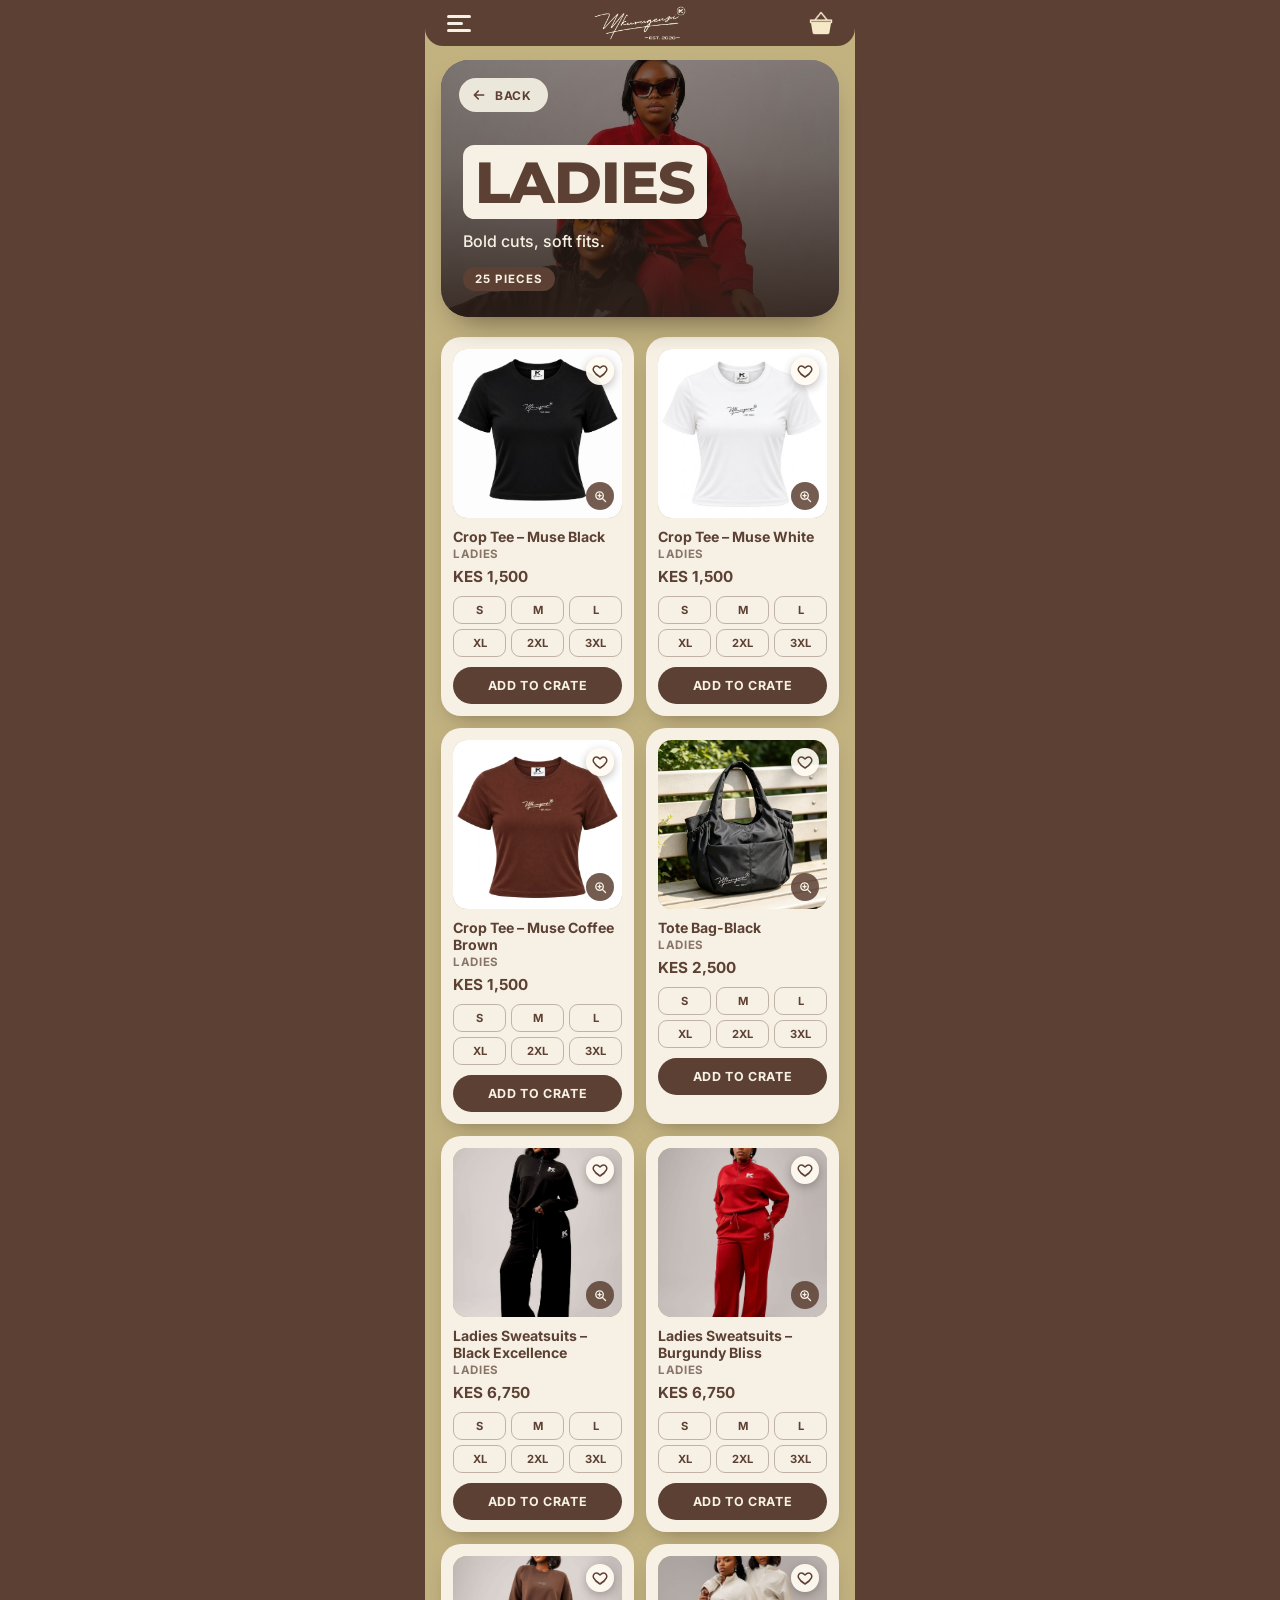
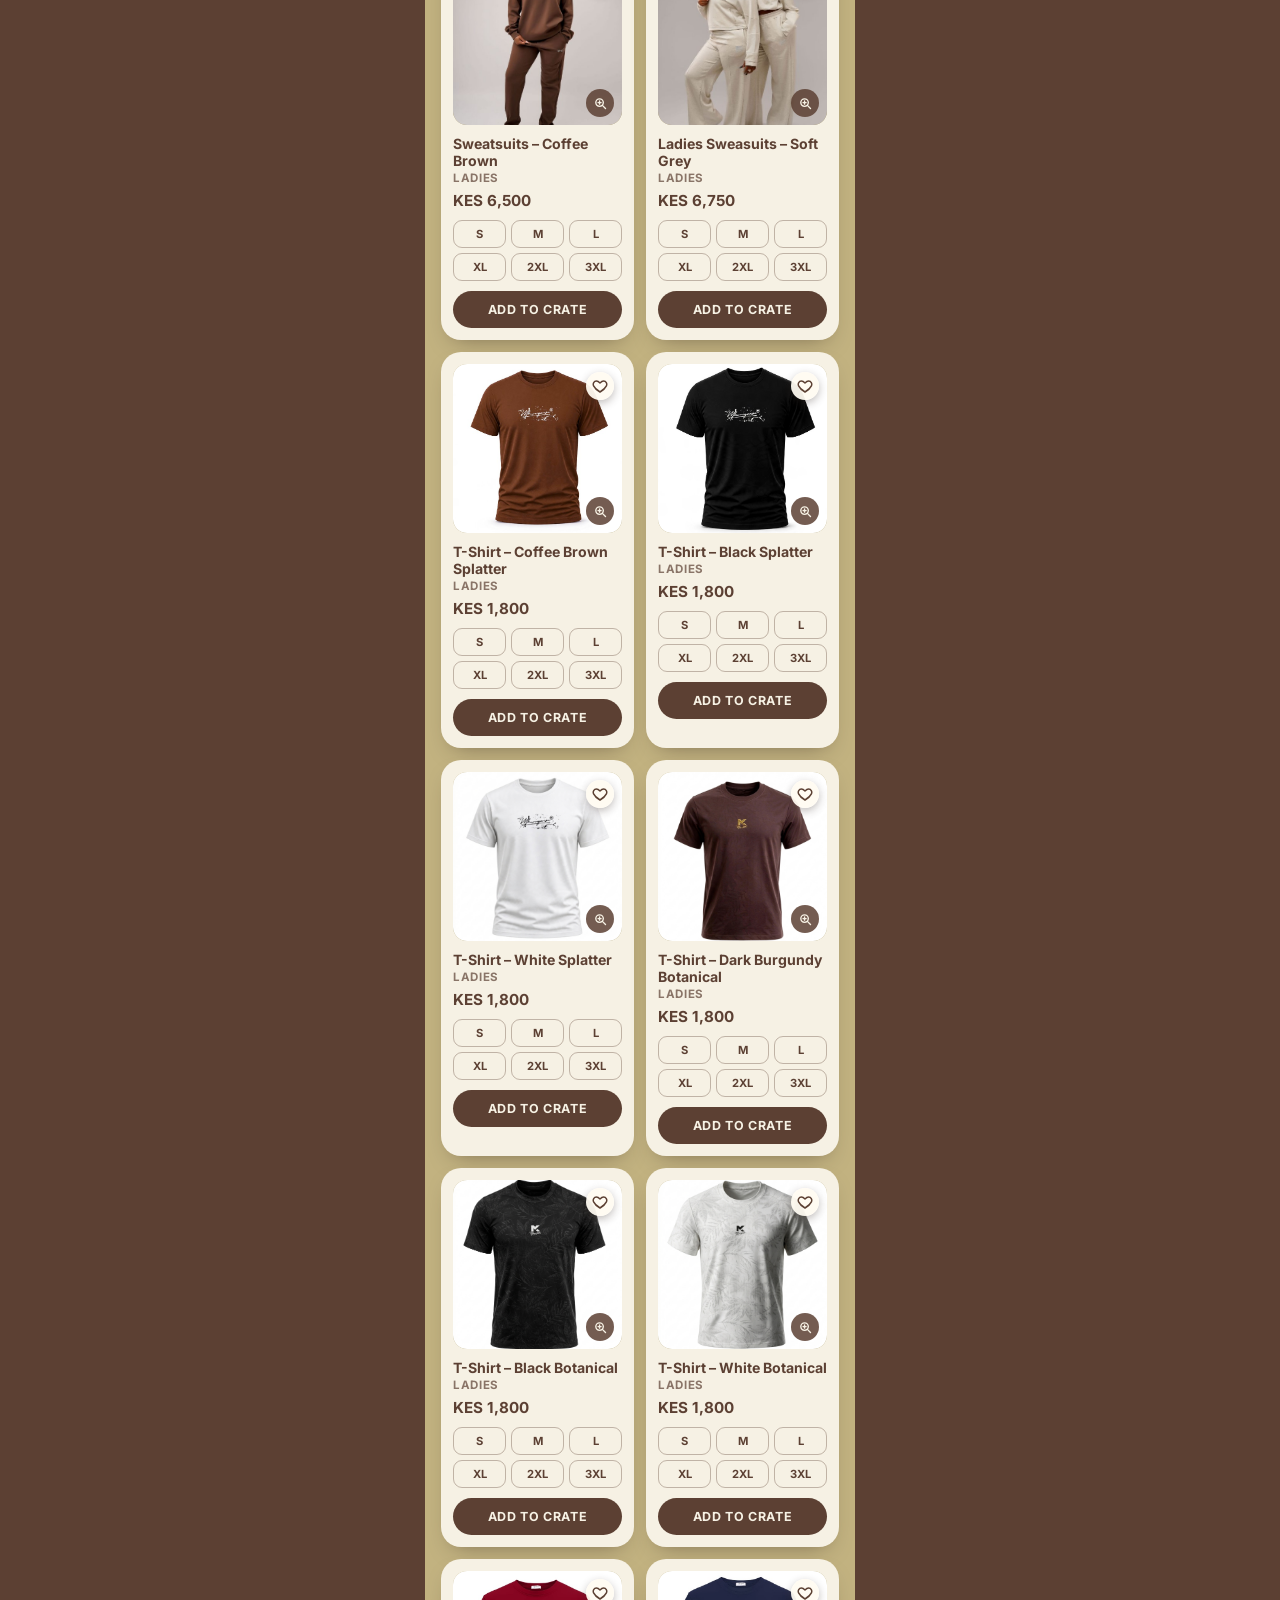
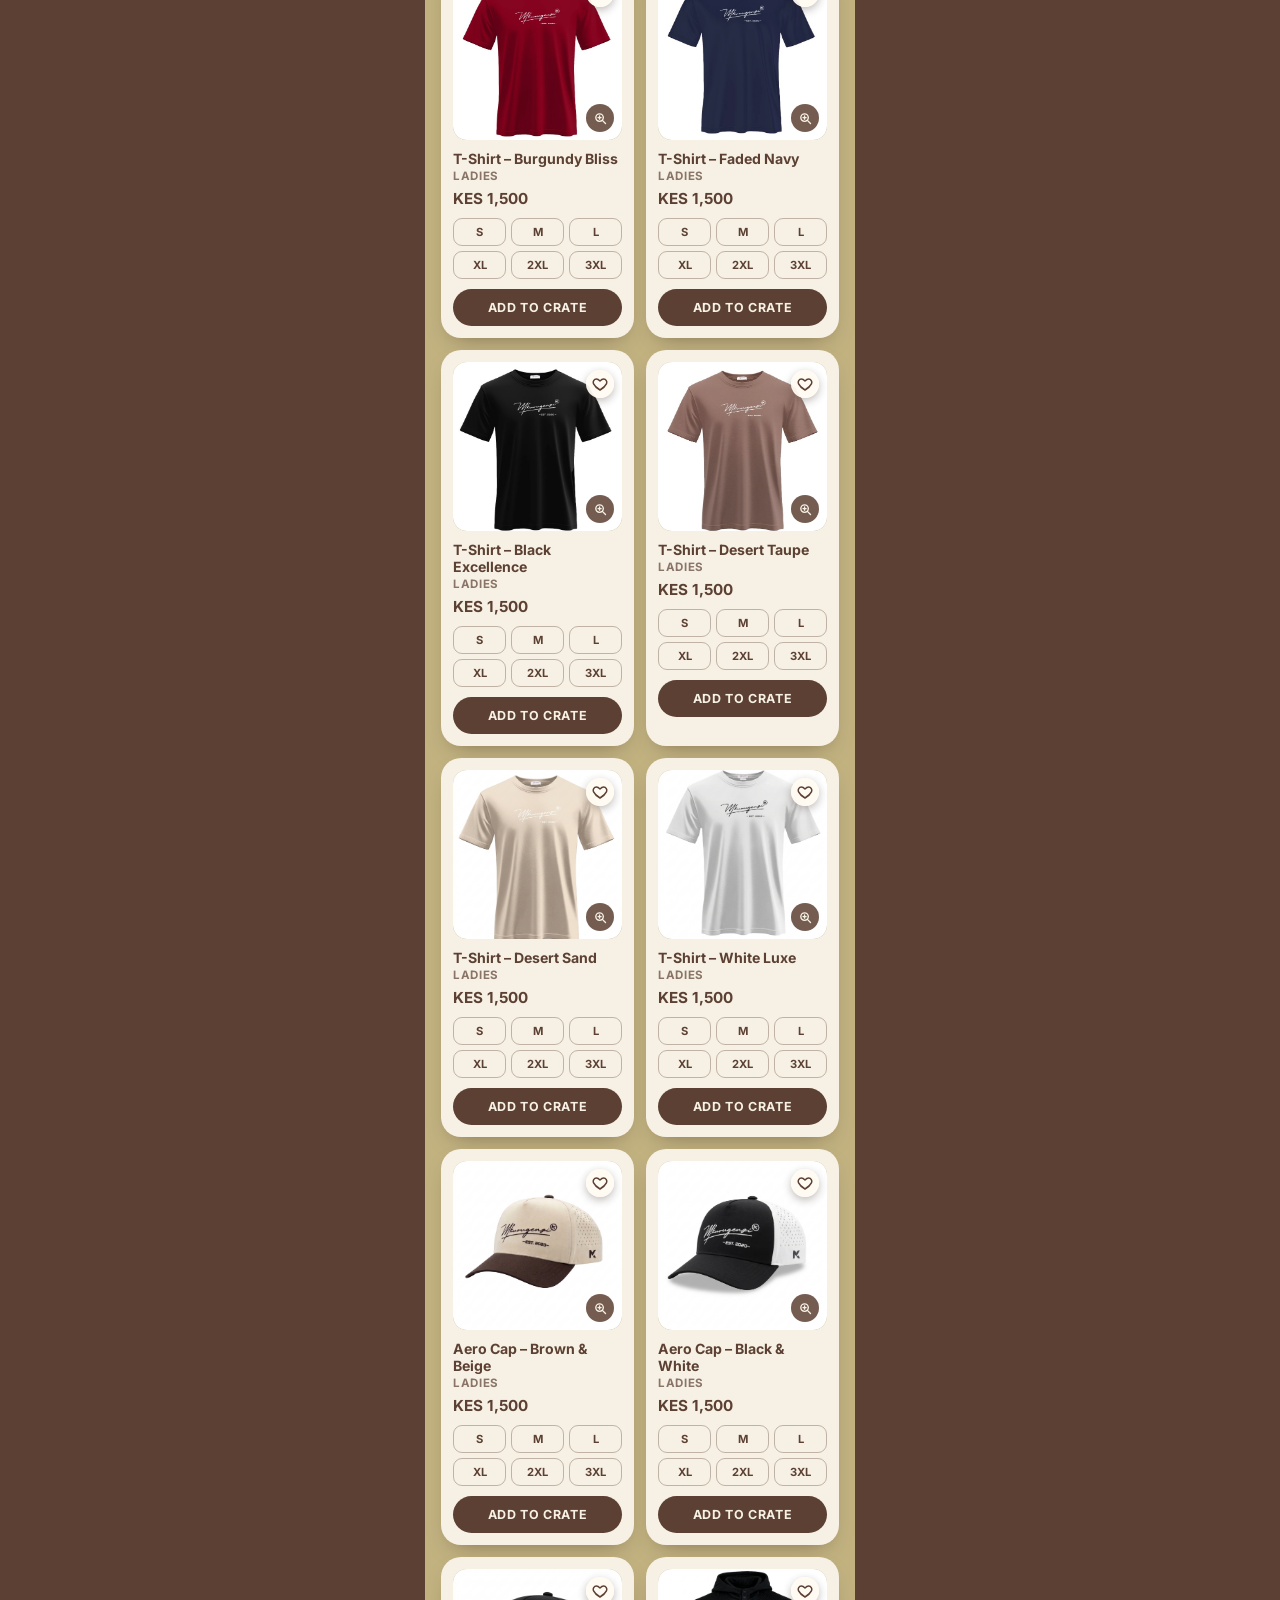
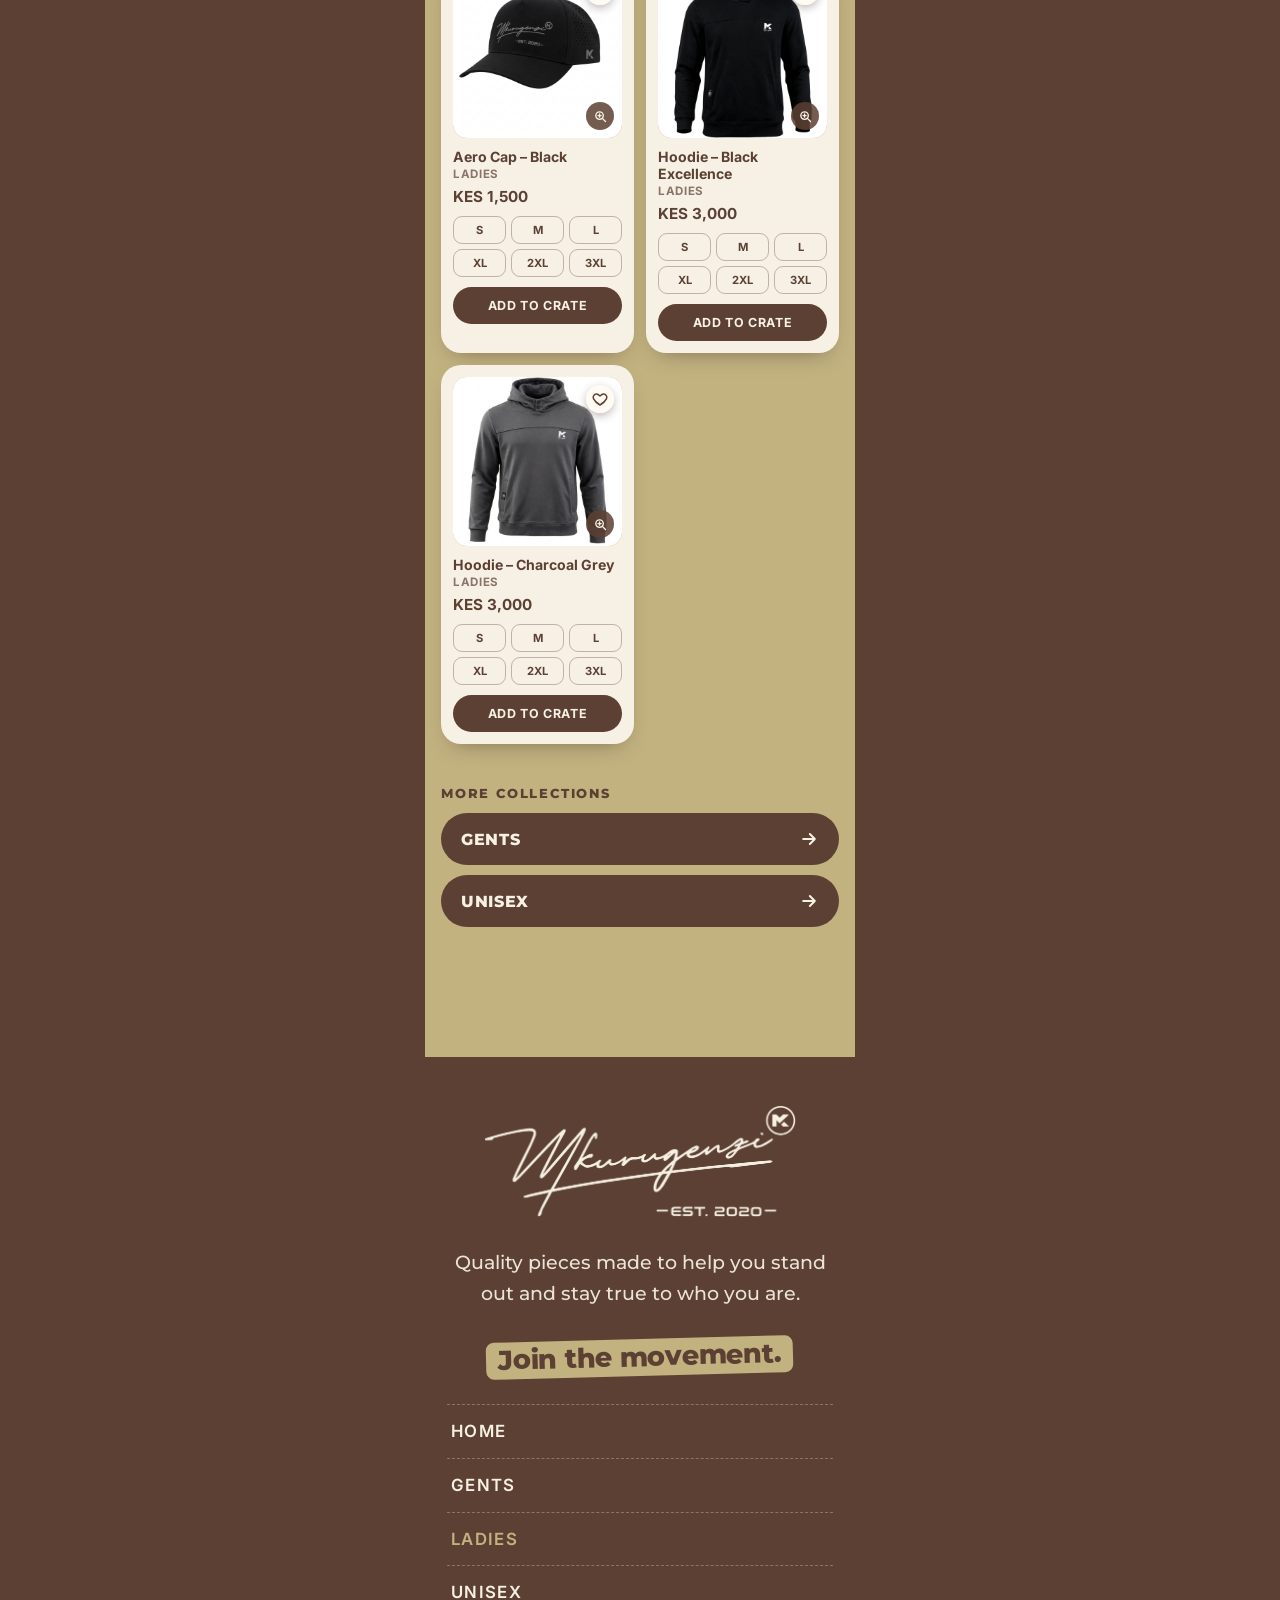
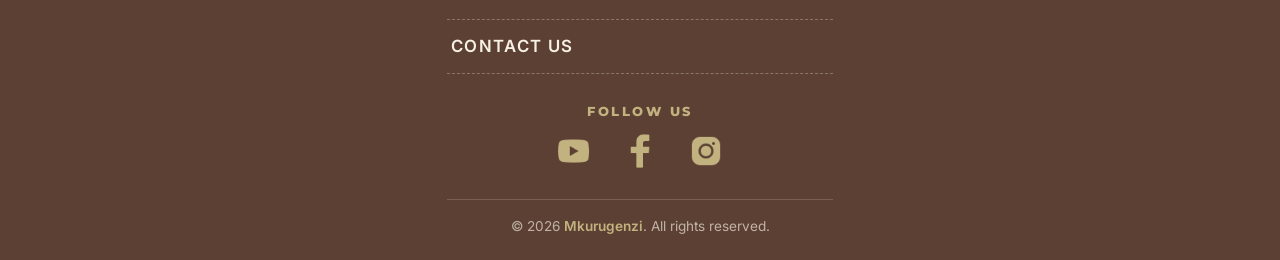
<file: ladies.html>
<!DOCTYPE html>
<html lang="en">
<head>
<meta charset="utf-8">
<meta name="viewport" content="width=device-width, initial-scale=1, viewport-fit=cover">
<title>Ladies | Mkurugenzi</title>
<link rel="preconnect" href="https://fonts.googleapis.com">
<link rel="preconnect" href="https://fonts.gstatic.com" crossorigin>
<link href="https://fonts.googleapis.com/css2?family=Inter:wght@300..700&amp;family=Montserrat:wght@400;500;800&amp;display=swap" rel="stylesheet">
<link rel="stylesheet" href="style.css">
<link rel="stylesheet" href="crate.css">
<link rel="stylesheet" href="shop.css">
<link rel="stylesheet" href="footer.css">
</head>
<body>
<button class="burger" id="burger" aria-label="Open menu" aria-expanded="false" aria-controls="menu"><span></span><span></span><span></span></button>
<a class="cart" href="#cart" data-crate-open aria-label="Open crate"><img src="images/cart.png" alt=""></a>

<div class="app">
  <header class="bar"><img src="images/logo-cream.png" alt="Mkurugenzi"></header>

  <!-- Hero photo: images/cat-ladies.jpg -->
  <section class="phero" style="--img:url(images/cat-ladies.jpg)">
    <a class="back" href="index.html#collections"><svg viewBox="0 0 24 24" fill="none" stroke="currentColor" stroke-width="2.4" stroke-linecap="round" stroke-linejoin="round" aria-hidden="true"><path d="M19 12H5M11 6l-6 6 6 6"/></svg> Back</a>
    <h1><span class="hl">Ladies</span></h1>
    <p>Bold cuts, soft fits.</p>
    <span class="phero-n">25 pieces</span>
  </section>

  <main class="pgrid" id="products">

    <!-- 1 -->
    <article class="pc" data-id="l-01" data-name="Crop Tee – Muse Black" data-price="1500" data-tag="Ladies" data-images="images/cropteemuseblack.jpg">
      <div class="pc-ph"><span class="pc-l">L</span><img src="images/cropteemuseblack.jpg" alt="Crop Tee – Muse Black" loading="lazy" onerror="this.remove()">
        <button type="button" class="pc-view" aria-label="View Crop Tee – Muse Black photos"></button>
        <span class="pc-zoom" aria-hidden="true"><svg viewBox="0 0 24 24" fill="none" stroke="currentColor" stroke-width="2.2" stroke-linecap="round" aria-hidden="true"><circle cx="10.5" cy="10.5" r="6"/><path d="M15 15l5 5M10.5 8v5M8 10.5h5"/></svg></span>
        <button class="cr-heart" data-fav data-id="l-01" data-name="Crop Tee – Muse Black" data-price="1500" data-tag="Ladies" aria-pressed="false" aria-label="Favourite Crop Tee – Muse Black"><svg viewBox="0 0 24 24" aria-hidden="true"><path d="M12 21s-7.5-4.6-9.6-9.2C.8 8.3 3 4.5 6.6 4.5c2 0 3.5 1 5.4 3 1.9-2 3.4-3 5.4-3 3.6 0 5.8 3.8 4.2 7.3C19.5 16.4 12 21 12 21z"/></svg></button>
      </div>
      <h3>Crop Tee – Muse Black</h3><small>Ladies</small><strong>KES 1,500</strong>
      <div class="pc-sizes" role="group" aria-label="Choose a size"><button type="button" class="pc-size" aria-pressed="false">S</button><button type="button" class="pc-size" aria-pressed="false">M</button><button type="button" class="pc-size" aria-pressed="false">L</button><button type="button" class="pc-size" aria-pressed="false">XL</button><button type="button" class="pc-size" aria-pressed="false">2XL</button><button type="button" class="pc-size" aria-pressed="false">3XL</button></div>
      <button class="pc-add" data-id="l-01" data-name="Crop Tee – Muse Black" data-price="1500" data-tag="Ladies">Add to crate</button>
    </article>

    <!-- 2 -->
    <article class="pc" data-id="l-02" data-name="Crop Tee – Muse White" data-price="1500" data-tag="Ladies" data-images="images/cropteemusewhite.jpg">
      <div class="pc-ph"><span class="pc-l">L</span><img src="images/cropteemusewhite.jpg" alt="Crop Tee – Muse White" loading="lazy" onerror="this.remove()">
        <button type="button" class="pc-view" aria-label="View Crop Tee – Muse White photos"></button>
        <span class="pc-zoom" aria-hidden="true"><svg viewBox="0 0 24 24" fill="none" stroke="currentColor" stroke-width="2.2" stroke-linecap="round" aria-hidden="true"><circle cx="10.5" cy="10.5" r="6"/><path d="M15 15l5 5M10.5 8v5M8 10.5h5"/></svg></span>
        <button class="cr-heart" data-fav data-id="l-02" data-name="Crop Tee – Muse White" data-price="1500" data-tag="Ladies" aria-pressed="false" aria-label="Favourite Crop Tee – Muse White"><svg viewBox="0 0 24 24" aria-hidden="true"><path d="M12 21s-7.5-4.6-9.6-9.2C.8 8.3 3 4.5 6.6 4.5c2 0 3.5 1 5.4 3 1.9-2 3.4-3 5.4-3 3.6 0 5.8 3.8 4.2 7.3C19.5 16.4 12 21 12 21z"/></svg></button>
      </div>
      <h3>Crop Tee – Muse White</h3><small>Ladies</small><strong>KES 1,500</strong>
      <div class="pc-sizes" role="group" aria-label="Choose a size"><button type="button" class="pc-size" aria-pressed="false">S</button><button type="button" class="pc-size" aria-pressed="false">M</button><button type="button" class="pc-size" aria-pressed="false">L</button><button type="button" class="pc-size" aria-pressed="false">XL</button><button type="button" class="pc-size" aria-pressed="false">2XL</button><button type="button" class="pc-size" aria-pressed="false">3XL</button></div>
      <button class="pc-add" data-id="l-02" data-name="Crop Tee – Muse White" data-price="1500" data-tag="Ladies">Add to crate</button>
    </article>

    <!-- 3 -->
    <article class="pc" data-id="l-03" data-name="Crop Tee – Muse Coffee Brown" data-price="1500" data-tag="Ladies" data-images="images/cropteemusebrowncoffee.jpg">
      <div class="pc-ph"><span class="pc-l">L</span><img src="images/cropteemusebrowncoffee.jpg" alt="Crop Tee – Muse Coffee Brown" loading="lazy" onerror="this.remove()">
        <button type="button" class="pc-view" aria-label="View Crop Tee – Muse Coffee Brown photos"></button>
        <span class="pc-zoom" aria-hidden="true"><svg viewBox="0 0 24 24" fill="none" stroke="currentColor" stroke-width="2.2" stroke-linecap="round" aria-hidden="true"><circle cx="10.5" cy="10.5" r="6"/><path d="M15 15l5 5M10.5 8v5M8 10.5h5"/></svg></span>
        <button class="cr-heart" data-fav data-id="l-03" data-name="Crop Tee – Muse Coffee Brown" data-price="1500" data-tag="Ladies" aria-pressed="false" aria-label="Favourite Crop Tee – Muse Coffee Brown"><svg viewBox="0 0 24 24" aria-hidden="true"><path d="M12 21s-7.5-4.6-9.6-9.2C.8 8.3 3 4.5 6.6 4.5c2 0 3.5 1 5.4 3 1.9-2 3.4-3 5.4-3 3.6 0 5.8 3.8 4.2 7.3C19.5 16.4 12 21 12 21z"/></svg></button>
      </div>
      <h3>Crop Tee – Muse Coffee Brown</h3><small>Ladies</small><strong>KES 1,500</strong>
      <div class="pc-sizes" role="group" aria-label="Choose a size"><button type="button" class="pc-size" aria-pressed="false">S</button><button type="button" class="pc-size" aria-pressed="false">M</button><button type="button" class="pc-size" aria-pressed="false">L</button><button type="button" class="pc-size" aria-pressed="false">XL</button><button type="button" class="pc-size" aria-pressed="false">2XL</button><button type="button" class="pc-size" aria-pressed="false">3XL</button></div>
      <button class="pc-add" data-id="l-03" data-name="Crop Tee – Muse Coffee Brown" data-price="1500" data-tag="Ladies">Add to crate</button>
    </article>

    <!-- 4 -->
    <article class="pc" data-id="l-04" data-name="Tote Bag-Black" data-price="2500" data-tag="Ladies" data-images="images/totebag.jpg">
      <div class="pc-ph"><span class="pc-l">L</span><img src="images/totebag.jpg" alt="Tote Bag-Black" loading="lazy" onerror="this.remove()">
        <button type="button" class="pc-view" aria-label="View Tote Bag-Black photos"></button>
        <span class="pc-zoom" aria-hidden="true"><svg viewBox="0 0 24 24" fill="none" stroke="currentColor" stroke-width="2.2" stroke-linecap="round" aria-hidden="true"><circle cx="10.5" cy="10.5" r="6"/><path d="M15 15l5 5M10.5 8v5M8 10.5h5"/></svg></span>
        <button class="cr-heart" data-fav data-id="l-04" data-name="Tote Bag-Black" data-price="2500" data-tag="Ladies" aria-pressed="false" aria-label="Favourite Tote Bag-Black"><svg viewBox="0 0 24 24" aria-hidden="true"><path d="M12 21s-7.5-4.6-9.6-9.2C.8 8.3 3 4.5 6.6 4.5c2 0 3.5 1 5.4 3 1.9-2 3.4-3 5.4-3 3.6 0 5.8 3.8 4.2 7.3C19.5 16.4 12 21 12 21z"/></svg></button>
      </div>
      <h3>Tote Bag-Black</h3><small>Ladies</small><strong>KES 2,500</strong>
      <div class="pc-sizes" role="group" aria-label="Choose a size"><button type="button" class="pc-size" aria-pressed="false">S</button><button type="button" class="pc-size" aria-pressed="false">M</button><button type="button" class="pc-size" aria-pressed="false">L</button><button type="button" class="pc-size" aria-pressed="false">XL</button><button type="button" class="pc-size" aria-pressed="false">2XL</button><button type="button" class="pc-size" aria-pressed="false">3XL</button></div>
      <button class="pc-add" data-id="l-04" data-name="Tote Bag-Black" data-price="2500" data-tag="Ladies">Add to crate</button>
    </article>

    <!-- 5 -->
    <article class="pc" data-id="l-05" data-name="Ladies Sweatsuits – Black Excellence" data-price="6750" data-tag="Ladies" data-images="images/blackexcellence.jpg">
      <div class="pc-ph"><span class="pc-l">L</span><img src="images/blackexcellence.jpg" alt="Ladies Sweatsuits – Black Excellence" loading="lazy" onerror="this.remove()">
        <button type="button" class="pc-view" aria-label="View Ladies Sweatsuits – Black Excellence photos"></button>
        <span class="pc-zoom" aria-hidden="true"><svg viewBox="0 0 24 24" fill="none" stroke="currentColor" stroke-width="2.2" stroke-linecap="round" aria-hidden="true"><circle cx="10.5" cy="10.5" r="6"/><path d="M15 15l5 5M10.5 8v5M8 10.5h5"/></svg></span>
        <button class="cr-heart" data-fav data-id="l-05" data-name="Ladies Sweatsuits – Black Excellence" data-price="6750" data-tag="Ladies" aria-pressed="false" aria-label="Favourite Ladies Sweatsuits – Black Excellence"><svg viewBox="0 0 24 24" aria-hidden="true"><path d="M12 21s-7.5-4.6-9.6-9.2C.8 8.3 3 4.5 6.6 4.5c2 0 3.5 1 5.4 3 1.9-2 3.4-3 5.4-3 3.6 0 5.8 3.8 4.2 7.3C19.5 16.4 12 21 12 21z"/></svg></button>
      </div>
      <h3>Ladies Sweatsuits – Black Excellence</h3><small>Ladies</small><strong>KES 6,750</strong>
      <div class="pc-sizes" role="group" aria-label="Choose a size"><button type="button" class="pc-size" aria-pressed="false">S</button><button type="button" class="pc-size" aria-pressed="false">M</button><button type="button" class="pc-size" aria-pressed="false">L</button><button type="button" class="pc-size" aria-pressed="false">XL</button><button type="button" class="pc-size" aria-pressed="false">2XL</button><button type="button" class="pc-size" aria-pressed="false">3XL</button></div>
      <button class="pc-add" data-id="l-05" data-name="Ladies Sweatsuits – Black Excellence" data-price="6750" data-tag="Ladies">Add to crate</button>
    </article>

    <!-- 6 -->
    <article class="pc" data-id="l-06" data-name="Ladies Sweatsuits – Burgundy Bliss" data-price="6750" data-tag="Ladies" data-images="images/burgundybliss.jpg">
      <div class="pc-ph"><span class="pc-l">L</span><img src="images/burgundybliss.jpg" alt="Ladies Sweatsuits – Burgundy Bliss" loading="lazy" onerror="this.remove()">
        <button type="button" class="pc-view" aria-label="View Ladies Sweatsuits – Burgundy Bliss photos"></button>
        <span class="pc-zoom" aria-hidden="true"><svg viewBox="0 0 24 24" fill="none" stroke="currentColor" stroke-width="2.2" stroke-linecap="round" aria-hidden="true"><circle cx="10.5" cy="10.5" r="6"/><path d="M15 15l5 5M10.5 8v5M8 10.5h5"/></svg></span>
        <button class="cr-heart" data-fav data-id="l-06" data-name="Ladies Sweatsuits – Burgundy Bliss" data-price="6750" data-tag="Ladies" aria-pressed="false" aria-label="Favourite Ladies Sweatsuits – Burgundy Bliss"><svg viewBox="0 0 24 24" aria-hidden="true"><path d="M12 21s-7.5-4.6-9.6-9.2C.8 8.3 3 4.5 6.6 4.5c2 0 3.5 1 5.4 3 1.9-2 3.4-3 5.4-3 3.6 0 5.8 3.8 4.2 7.3C19.5 16.4 12 21 12 21z"/></svg></button>
      </div>
      <h3>Ladies Sweatsuits – Burgundy Bliss</h3><small>Ladies</small><strong>KES 6,750</strong>
      <div class="pc-sizes" role="group" aria-label="Choose a size"><button type="button" class="pc-size" aria-pressed="false">S</button><button type="button" class="pc-size" aria-pressed="false">M</button><button type="button" class="pc-size" aria-pressed="false">L</button><button type="button" class="pc-size" aria-pressed="false">XL</button><button type="button" class="pc-size" aria-pressed="false">2XL</button><button type="button" class="pc-size" aria-pressed="false">3XL</button></div>
      <button class="pc-add" data-id="l-06" data-name="Ladies Sweatsuits – Burgundy Bliss" data-price="6750" data-tag="Ladies">Add to crate</button>
    </article>

    <!-- 7 -->
    <article class="pc" data-id="l-07" data-name="Sweatsuits – Coffee Brown" data-price="6500" data-tag="Ladies" data-images="images/sweatsuitscoffeebrown.jpg">
      <div class="pc-ph"><span class="pc-l">L</span><img src="images/sweatsuitscoffeebrown.jpg" alt="Sweatsuits – Coffee Brown" loading="lazy" onerror="this.remove()">
        <button type="button" class="pc-view" aria-label="View Sweatsuits – Coffee Brown photos"></button>
        <span class="pc-zoom" aria-hidden="true"><svg viewBox="0 0 24 24" fill="none" stroke="currentColor" stroke-width="2.2" stroke-linecap="round" aria-hidden="true"><circle cx="10.5" cy="10.5" r="6"/><path d="M15 15l5 5M10.5 8v5M8 10.5h5"/></svg></span>
        <button class="cr-heart" data-fav data-id="l-07" data-name="Sweatsuits – Coffee Brown" data-price="6500" data-tag="Ladies" aria-pressed="false" aria-label="Favourite Sweatsuits – Coffee Brown"><svg viewBox="0 0 24 24" aria-hidden="true"><path d="M12 21s-7.5-4.6-9.6-9.2C.8 8.3 3 4.5 6.6 4.5c2 0 3.5 1 5.4 3 1.9-2 3.4-3 5.4-3 3.6 0 5.8 3.8 4.2 7.3C19.5 16.4 12 21 12 21z"/></svg></button>
      </div>
      <h3>Sweatsuits – Coffee Brown</h3><small>Ladies</small><strong>KES 6,500</strong>
      <div class="pc-sizes" role="group" aria-label="Choose a size"><button type="button" class="pc-size" aria-pressed="false">S</button><button type="button" class="pc-size" aria-pressed="false">M</button><button type="button" class="pc-size" aria-pressed="false">L</button><button type="button" class="pc-size" aria-pressed="false">XL</button><button type="button" class="pc-size" aria-pressed="false">2XL</button><button type="button" class="pc-size" aria-pressed="false">3XL</button></div>
      <button class="pc-add" data-id="l-07" data-name="Sweatsuits – Coffee Brown" data-price="6500" data-tag="Ladies">Add to crate</button>
    </article>

    <!-- 8 -->
    <article class="pc" data-id="l-08" data-name="Ladies Sweasuits – Soft Grey" data-price="6750" data-tag="Ladies" data-images="images/sweatsuitssoftgrey.jpg">
      <div class="pc-ph"><span class="pc-l">L</span><img src="images/sweatsuitssoftgrey.jpg" alt="Ladies Sweasuits – Soft Grey" loading="lazy" onerror="this.remove()">
        <button type="button" class="pc-view" aria-label="View Ladies Sweasuits – Soft Grey photos"></button>
        <span class="pc-zoom" aria-hidden="true"><svg viewBox="0 0 24 24" fill="none" stroke="currentColor" stroke-width="2.2" stroke-linecap="round" aria-hidden="true"><circle cx="10.5" cy="10.5" r="6"/><path d="M15 15l5 5M10.5 8v5M8 10.5h5"/></svg></span>
        <button class="cr-heart" data-fav data-id="l-08" data-name="Ladies Sweasuits – Soft Grey" data-price="6750" data-tag="Ladies" aria-pressed="false" aria-label="Favourite Ladies Sweasuits – Soft Grey"><svg viewBox="0 0 24 24" aria-hidden="true"><path d="M12 21s-7.5-4.6-9.6-9.2C.8 8.3 3 4.5 6.6 4.5c2 0 3.5 1 5.4 3 1.9-2 3.4-3 5.4-3 3.6 0 5.8 3.8 4.2 7.3C19.5 16.4 12 21 12 21z"/></svg></button>
      </div>
      <h3>Ladies Sweasuits – Soft Grey</h3><small>Ladies</small><strong>KES 6,750</strong>
      <div class="pc-sizes" role="group" aria-label="Choose a size"><button type="button" class="pc-size" aria-pressed="false">S</button><button type="button" class="pc-size" aria-pressed="false">M</button><button type="button" class="pc-size" aria-pressed="false">L</button><button type="button" class="pc-size" aria-pressed="false">XL</button><button type="button" class="pc-size" aria-pressed="false">2XL</button><button type="button" class="pc-size" aria-pressed="false">3XL</button></div>
      <button class="pc-add" data-id="l-08" data-name="Ladies Sweasuits – Soft Grey" data-price="6750" data-tag="Ladies">Add to crate</button>
    </article>

    <!-- Remaining cards (previously mismatched Gents items now correctly synced to their h3 / price) -->
    <article class="pc" data-id="l-09" data-name="T-Shirt – Coffee Brown Splatter" data-price="1800" data-tag="Ladies" data-images="images/g-tee.jpg">
      <div class="pc-ph"><span class="pc-l">T</span><img src="images/g-tee.jpg" alt="T-Shirt – Coffee Brown Splatter" loading="lazy" onerror="this.remove()">
        <button type="button" class="pc-view" aria-label="View T-Shirt – Coffee Brown Splatter photos"></button>
        <span class="pc-zoom" aria-hidden="true"><svg viewBox="0 0 24 24" fill="none" stroke="currentColor" stroke-width="2.2" stroke-linecap="round" aria-hidden="true"><circle cx="10.5" cy="10.5" r="6"/><path d="M15 15l5 5M10.5 8v5M8 10.5h5"/></svg></span>
        <button class="cr-heart" data-fav data-id="l-09" data-name="T-Shirt – Coffee Brown Splatter" data-price="1800" data-tag="Ladies" aria-pressed="false" aria-label="Favourite T-Shirt – Coffee Brown Splatter"><svg viewBox="0 0 24 24" aria-hidden="true"><path d="M12 21s-7.5-4.6-9.6-9.2C.8 8.3 3 4.5 6.6 4.5c2 0 3.5 1 5.4 3 1.9-2 3.4-3 5.4-3 3.6 0 5.8 3.8 4.2 7.3C19.5 16.4 12 21 12 21z"/></svg></button>
      </div>
      <h3>T-Shirt – Coffee Brown Splatter</h3><small>Ladies</small><strong>KES 1,800</strong>
      <div class="pc-sizes" role="group" aria-label="Choose a size"><button type="button" class="pc-size" aria-pressed="false">S</button><button type="button" class="pc-size" aria-pressed="false">M</button><button type="button" class="pc-size" aria-pressed="false">L</button><button type="button" class="pc-size" aria-pressed="false">XL</button><button type="button" class="pc-size" aria-pressed="false">2XL</button><button type="button" class="pc-size" aria-pressed="false">3XL</button></div>
      <button class="pc-add" data-id="l-09" data-name="T-Shirt – Coffee Brown Splatter" data-price="1800" data-tag="Ladies">Add to crate</button>
    </article>

    <article class="pc" data-id="l-10" data-name="T-Shirt – Black Splatter" data-price="1800" data-tag="Ladies" data-images="images/menblack.jpg">
      <div class="pc-ph"><span class="pc-l">T</span><img src="images/menblack.jpg" alt="T-Shirt – Black Splatter" loading="lazy" onerror="this.remove()">
        <button type="button" class="pc-view" aria-label="View T-Shirt – Black Splatter photos"></button>
        <span class="pc-zoom" aria-hidden="true"><svg viewBox="0 0 24 24" fill="none" stroke="currentColor" stroke-width="2.2" stroke-linecap="round" aria-hidden="true"><circle cx="10.5" cy="10.5" r="6"/><path d="M15 15l5 5M10.5 8v5M8 10.5h5"/></svg></span>
        <button class="cr-heart" data-fav data-id="l-10" data-name="T-Shirt – Black Splatter" data-price="1800" data-tag="Ladies" aria-pressed="false" aria-label="Favourite T-Shirt – Black Splatter"><svg viewBox="0 0 24 24" aria-hidden="true"><path d="M12 21s-7.5-4.6-9.6-9.2C.8 8.3 3 4.5 6.6 4.5c2 0 3.5 1 5.4 3 1.9-2 3.4-3 5.4-3 3.6 0 5.8 3.8 4.2 7.3C19.5 16.4 12 21 12 21z"/></svg></button>
      </div>
      <h3>T-Shirt – Black Splatter</h3><small>Ladies</small><strong>KES 1,800</strong>
      <div class="pc-sizes" role="group" aria-label="Choose a size"><button type="button" class="pc-size" aria-pressed="false">S</button><button type="button" class="pc-size" aria-pressed="false">M</button><button type="button" class="pc-size" aria-pressed="false">L</button><button type="button" class="pc-size" aria-pressed="false">XL</button><button type="button" class="pc-size" aria-pressed="false">2XL</button><button type="button" class="pc-size" aria-pressed="false">3XL</button></div>
      <button class="pc-add" data-id="l-10" data-name="T-Shirt – Black Splatter" data-price="1800" data-tag="Ladies">Add to crate</button>
    </article>

    <article class="pc" data-id="l-11" data-name="T-Shirt – White Splatter" data-price="1800" data-tag="Ladies" data-images="images/menwhite.jpg">
      <div class="pc-ph"><span class="pc-l">T</span><img src="images/menwhite.jpg" alt="T-Shirt – White Splatter" loading="lazy" onerror="this.remove()">
        <button type="button" class="pc-view" aria-label="View T-Shirt – White Splatter photos"></button>
        <span class="pc-zoom" aria-hidden="true"><svg viewBox="0 0 24 24" fill="none" stroke="currentColor" stroke-width="2.2" stroke-linecap="round" aria-hidden="true"><circle cx="10.5" cy="10.5" r="6"/><path d="M15 15l5 5M10.5 8v5M8 10.5h5"/></svg></span>
        <button class="cr-heart" data-fav data-id="l-11" data-name="T-Shirt – White Splatter" data-price="1800" data-tag="Ladies" aria-pressed="false" aria-label="Favourite T-Shirt – White Splatter"><svg viewBox="0 0 24 24" aria-hidden="true"><path d="M12 21s-7.5-4.6-9.6-9.2C.8 8.3 3 4.5 6.6 4.5c2 0 3.5 1 5.4 3 1.9-2 3.4-3 5.4-3 3.6 0 5.8 3.8 4.2 7.3C19.5 16.4 12 21 12 21z"/></svg></button>
      </div>
      <h3>T-Shirt – White Splatter</h3><small>Ladies</small><strong>KES 1,800</strong>
      <div class="pc-sizes" role="group" aria-label="Choose a size"><button type="button" class="pc-size" aria-pressed="false">S</button><button type="button" class="pc-size" aria-pressed="false">M</button><button type="button" class="pc-size" aria-pressed="false">L</button><button type="button" class="pc-size" aria-pressed="false">XL</button><button type="button" class="pc-size" aria-pressed="false">2XL</button><button type="button" class="pc-size" aria-pressed="false">3XL</button></div>
      <button class="pc-add" data-id="l-11" data-name="T-Shirt – White Splatter" data-price="1800" data-tag="Ladies">Add to crate</button>
    </article>

    <article class="pc" data-id="l-12" data-name="T-Shirt – Dark Burgundy Botanical" data-price="1800" data-tag="Ladies" data-images="images/menburgundy.jpg">
      <div class="pc-ph"><span class="pc-l">T</span><img src="images/menburgundy.jpg" alt="T-Shirt – Dark Burgundy Botanical" loading="lazy" onerror="this.remove()">
        <button type="button" class="pc-view" aria-label="View T-Shirt – Dark Burgundy Botanical photos"></button>
        <span class="pc-zoom" aria-hidden="true"><svg viewBox="0 0 24 24" fill="none" stroke="currentColor" stroke-width="2.2" stroke-linecap="round" aria-hidden="true"><circle cx="10.5" cy="10.5" r="6"/><path d="M15 15l5 5M10.5 8v5M8 10.5h5"/></svg></span>
        <button class="cr-heart" data-fav data-id="l-12" data-name="T-Shirt – Dark Burgundy Botanical" data-price="1800" data-tag="Ladies" aria-pressed="false" aria-label="Favourite T-Shirt – Dark Burgundy Botanical"><svg viewBox="0 0 24 24" aria-hidden="true"><path d="M12 21s-7.5-4.6-9.6-9.2C.8 8.3 3 4.5 6.6 4.5c2 0 3.5 1 5.4 3 1.9-2 3.4-3 5.4-3 3.6 0 5.8 3.8 4.2 7.3C19.5 16.4 12 21 12 21z"/></svg></button>
      </div>
      <h3>T-Shirt – Dark Burgundy Botanical</h3><small>Ladies</small><strong>KES 1,800</strong>
      <div class="pc-sizes" role="group" aria-label="Choose a size"><button type="button" class="pc-size" aria-pressed="false">S</button><button type="button" class="pc-size" aria-pressed="false">M</button><button type="button" class="pc-size" aria-pressed="false">L</button><button type="button" class="pc-size" aria-pressed="false">XL</button><button type="button" class="pc-size" aria-pressed="false">2XL</button><button type="button" class="pc-size" aria-pressed="false">3XL</button></div>
      <button class="pc-add" data-id="l-12" data-name="T-Shirt – Dark Burgundy Botanical" data-price="1800" data-tag="Ladies">Add to crate</button>
    </article>

    <article class="pc" data-id="l-13" data-name="T-Shirt – Black Botanical" data-price="1800" data-tag="Ladies" data-images="images/menbotanical.jpg">
      <div class="pc-ph"><span class="pc-l">T</span><img src="images/menbotanical.jpg" alt="T-Shirt – Black Botanical" loading="lazy" onerror="this.remove()">
        <button type="button" class="pc-view" aria-label="View T-Shirt – Black Botanical photos"></button>
        <span class="pc-zoom" aria-hidden="true"><svg viewBox="0 0 24 24" fill="none" stroke="currentColor" stroke-width="2.2" stroke-linecap="round" aria-hidden="true"><circle cx="10.5" cy="10.5" r="6"/><path d="M15 15l5 5M10.5 8v5M8 10.5h5"/></svg></span>
        <button class="cr-heart" data-fav data-id="l-13" data-name="T-Shirt – Black Botanical" data-price="1800" data-tag="Ladies" aria-pressed="false" aria-label="Favourite T-Shirt – Black Botanical"><svg viewBox="0 0 24 24" aria-hidden="true"><path d="M12 21s-7.5-4.6-9.6-9.2C.8 8.3 3 4.5 6.6 4.5c2 0 3.5 1 5.4 3 1.9-2 3.4-3 5.4-3 3.6 0 5.8 3.8 4.2 7.3C19.5 16.4 12 21 12 21z"/></svg></button>
      </div>
      <h3>T-Shirt – Black Botanical</h3><small>Ladies</small><strong>KES 1,800</strong>
      <div class="pc-sizes" role="group" aria-label="Choose a size"><button type="button" class="pc-size" aria-pressed="false">S</button><button type="button" class="pc-size" aria-pressed="false">M</button><button type="button" class="pc-size" aria-pressed="false">L</button><button type="button" class="pc-size" aria-pressed="false">XL</button><button type="button" class="pc-size" aria-pressed="false">2XL</button><button type="button" class="pc-size" aria-pressed="false">3XL</button></div>
      <button class="pc-add" data-id="l-13" data-name="T-Shirt – Black Botanical" data-price="1800" data-tag="Ladies">Add to crate</button>
    </article>

    <article class="pc" data-id="l-14" data-name="T-Shirt – White Botanical" data-price="1800" data-tag="Ladies" data-images="images/menwhitebotanical.jpg">
      <div class="pc-ph"><span class="pc-l">T</span><img src="images/menwhitebotanical.jpg" alt="T-Shirt – White Botanical" loading="lazy" onerror="this.remove()">
        <button type="button" class="pc-view" aria-label="View T-Shirt – White Botanical photos"></button>
        <span class="pc-zoom" aria-hidden="true"><svg viewBox="0 0 24 24" fill="none" stroke="currentColor" stroke-width="2.2" stroke-linecap="round" aria-hidden="true"><circle cx="10.5" cy="10.5" r="6"/><path d="M15 15l5 5M10.5 8v5M8 10.5h5"/></svg></span>
        <button class="cr-heart" data-fav data-id="l-14" data-name="T-Shirt – White Botanical" data-price="1800" data-tag="Ladies" aria-pressed="false" aria-label="Favourite T-Shirt – White Botanical"><svg viewBox="0 0 24 24" aria-hidden="true"><path d="M12 21s-7.5-4.6-9.6-9.2C.8 8.3 3 4.5 6.6 4.5c2 0 3.5 1 5.4 3 1.9-2 3.4-3 5.4-3 3.6 0 5.8 3.8 4.2 7.3C19.5 16.4 12 21 12 21z"/></svg></button>
      </div>
      <h3>T-Shirt – White Botanical</h3><small>Ladies</small><strong>KES 1,800</strong>
      <div class="pc-sizes" role="group" aria-label="Choose a size"><button type="button" class="pc-size" aria-pressed="false">S</button><button type="button" class="pc-size" aria-pressed="false">M</button><button type="button" class="pc-size" aria-pressed="false">L</button><button type="button" class="pc-size" aria-pressed="false">XL</button><button type="button" class="pc-size" aria-pressed="false">2XL</button><button type="button" class="pc-size" aria-pressed="false">3XL</button></div>
      <button class="pc-add" data-id="l-14" data-name="T-Shirt – White Botanical" data-price="1800" data-tag="Ladies">Add to crate</button>
    </article>

    <article class="pc" data-id="l-15" data-name="T-Shirt – Burgundy Bliss" data-price="1500" data-tag="Ladies" data-images="images/menburgundybliss.jpg">
      <div class="pc-ph"><span class="pc-l">T</span><img src="images/menburgundybliss.jpg" alt="T-Shirt – Burgundy Bliss" loading="lazy" onerror="this.remove()">
        <button type="button" class="pc-view" aria-label="View T-Shirt – Burgundy Bliss photos"></button>
        <span class="pc-zoom" aria-hidden="true"><svg viewBox="0 0 24 24" fill="none" stroke="currentColor" stroke-width="2.2" stroke-linecap="round" aria-hidden="true"><circle cx="10.5" cy="10.5" r="6"/><path d="M15 15l5 5M10.5 8v5M8 10.5h5"/></svg></span>
        <button class="cr-heart" data-fav data-id="l-15" data-name="T-Shirt – Burgundy Bliss" data-price="1500" data-tag="Ladies" aria-pressed="false" aria-label="Favourite T-Shirt – Burgundy Bliss"><svg viewBox="0 0 24 24" aria-hidden="true"><path d="M12 21s-7.5-4.6-9.6-9.2C.8 8.3 3 4.5 6.6 4.5c2 0 3.5 1 5.4 3 1.9-2 3.4-3 5.4-3 3.6 0 5.8 3.8 4.2 7.3C19.5 16.4 12 21 12 21z"/></svg></button>
      </div>
      <h3>T-Shirt – Burgundy Bliss</h3><small>Ladies</small><strong>KES 1,500</strong>
      <div class="pc-sizes" role="group" aria-label="Choose a size"><button type="button" class="pc-size" aria-pressed="false">S</button><button type="button" class="pc-size" aria-pressed="false">M</button><button type="button" class="pc-size" aria-pressed="false">L</button><button type="button" class="pc-size" aria-pressed="false">XL</button><button type="button" class="pc-size" aria-pressed="false">2XL</button><button type="button" class="pc-size" aria-pressed="false">3XL</button></div>
      <button class="pc-add" data-id="l-15" data-name="T-Shirt – Burgundy Bliss" data-price="1500" data-tag="Ladies">Add to crate</button>
    </article>

    <article class="pc" data-id="l-16" data-name="T-Shirt – Faded Navy" data-price="1500" data-tag="Ladies" data-images="images/menfadednavy.jpg">
      <div class="pc-ph"><span class="pc-l">T</span><img src="images/menfadednavy.jpg" alt="T-Shirt – Faded Navy" loading="lazy" onerror="this.remove()">
        <button type="button" class="pc-view" aria-label="View T-Shirt – Faded Navy photos"></button>
        <span class="pc-zoom" aria-hidden="true"><svg viewBox="0 0 24 24" fill="none" stroke="currentColor" stroke-width="2.2" stroke-linecap="round" aria-hidden="true"><circle cx="10.5" cy="10.5" r="6"/><path d="M15 15l5 5M10.5 8v5M8 10.5h5"/></svg></span>
        <button class="cr-heart" data-fav data-id="l-16" data-name="T-Shirt – Faded Navy" data-price="1500" data-tag="Ladies" aria-pressed="false" aria-label="Favourite T-Shirt – Faded Navy"><svg viewBox="0 0 24 24" aria-hidden="true"><path d="M12 21s-7.5-4.6-9.6-9.2C.8 8.3 3 4.5 6.6 4.5c2 0 3.5 1 5.4 3 1.9-2 3.4-3 5.4-3 3.6 0 5.8 3.8 4.2 7.3C19.5 16.4 12 21 12 21z"/></svg></button>
      </div>
      <h3>T-Shirt – Faded Navy</h3><small>Ladies</small><strong>KES 1,500</strong>
      <div class="pc-sizes" role="group" aria-label="Choose a size"><button type="button" class="pc-size" aria-pressed="false">S</button><button type="button" class="pc-size" aria-pressed="false">M</button><button type="button" class="pc-size" aria-pressed="false">L</button><button type="button" class="pc-size" aria-pressed="false">XL</button><button type="button" class="pc-size" aria-pressed="false">2XL</button><button type="button" class="pc-size" aria-pressed="false">3XL</button></div>
      <button class="pc-add" data-id="l-16" data-name="T-Shirt – Faded Navy" data-price="1500" data-tag="Ladies">Add to crate</button>
    </article>

    <article class="pc" data-id="l-17" data-name="T-Shirt – Black Excellence" data-price="1500" data-tag="Ladies" data-images="images/menblackexcellence.jpg">
      <div class="pc-ph"><span class="pc-l">T</span><img src="images/menblackexcellence.jpg" alt="T-Shirt – Black Excellence" loading="lazy" onerror="this.remove()">
        <button type="button" class="pc-view" aria-label="View T-Shirt – Black Excellence photos"></button>
        <span class="pc-zoom" aria-hidden="true"><svg viewBox="0 0 24 24" fill="none" stroke="currentColor" stroke-width="2.2" stroke-linecap="round" aria-hidden="true"><circle cx="10.5" cy="10.5" r="6"/><path d="M15 15l5 5M10.5 8v5M8 10.5h5"/></svg></span>
        <button class="cr-heart" data-fav data-id="l-17" data-name="T-Shirt – Black Excellence" data-price="1500" data-tag="Ladies" aria-pressed="false" aria-label="Favourite T-Shirt – Black Excellence"><svg viewBox="0 0 24 24" aria-hidden="true"><path d="M12 21s-7.5-4.6-9.6-9.2C.8 8.3 3 4.5 6.6 4.5c2 0 3.5 1 5.4 3 1.9-2 3.4-3 5.4-3 3.6 0 5.8 3.8 4.2 7.3C19.5 16.4 12 21 12 21z"/></svg></button>
      </div>
      <h3>T-Shirt – Black Excellence</h3><small>Ladies</small><strong>KES 1,500</strong>
      <div class="pc-sizes" role="group" aria-label="Choose a size"><button type="button" class="pc-size" aria-pressed="false">S</button><button type="button" class="pc-size" aria-pressed="false">M</button><button type="button" class="pc-size" aria-pressed="false">L</button><button type="button" class="pc-size" aria-pressed="false">XL</button><button type="button" class="pc-size" aria-pressed="false">2XL</button><button type="button" class="pc-size" aria-pressed="false">3XL</button></div>
      <button class="pc-add" data-id="l-17" data-name="T-Shirt – Black Excellence" data-price="1500" data-tag="Ladies">Add to crate</button>
    </article>

    <article class="pc" data-id="l-18" data-name="T-Shirt – Desert Taupe" data-price="1500" data-tag="Ladies" data-images="images/mendeserttaupe.jpg">
      <div class="pc-ph"><span class="pc-l">T</span><img src="images/mendeserttaupe.jpg" alt="T-Shirt – Desert Taupe" loading="lazy" onerror="this.remove()">
        <button type="button" class="pc-view" aria-label="View T-Shirt – Desert Taupe photos"></button>
        <span class="pc-zoom" aria-hidden="true"><svg viewBox="0 0 24 24" fill="none" stroke="currentColor" stroke-width="2.2" stroke-linecap="round" aria-hidden="true"><circle cx="10.5" cy="10.5" r="6"/><path d="M15 15l5 5M10.5 8v5M8 10.5h5"/></svg></span>
        <button class="cr-heart" data-fav data-id="l-18" data-name="T-Shirt – Desert Taupe" data-price="1500" data-tag="Ladies" aria-pressed="false" aria-label="Favourite T-Shirt – Desert Taupe"><svg viewBox="0 0 24 24" aria-hidden="true"><path d="M12 21s-7.5-4.6-9.6-9.2C.8 8.3 3 4.5 6.6 4.5c2 0 3.5 1 5.4 3 1.9-2 3.4-3 5.4-3 3.6 0 5.8 3.8 4.2 7.3C19.5 16.4 12 21 12 21z"/></svg></button>
      </div>
      <h3>T-Shirt – Desert Taupe</h3><small>Ladies</small><strong>KES 1,500</strong>
      <div class="pc-sizes" role="group" aria-label="Choose a size"><button type="button" class="pc-size" aria-pressed="false">S</button><button type="button" class="pc-size" aria-pressed="false">M</button><button type="button" class="pc-size" aria-pressed="false">L</button><button type="button" class="pc-size" aria-pressed="false">XL</button><button type="button" class="pc-size" aria-pressed="false">2XL</button><button type="button" class="pc-size" aria-pressed="false">3XL</button></div>
      <button class="pc-add" data-id="l-18" data-name="T-Shirt – Desert Taupe" data-price="1500" data-tag="Ladies">Add to crate</button>
    </article>

    <article class="pc" data-id="l-19" data-name="T-Shirt – Desert Sand" data-price="1500" data-tag="Ladies" data-images="images/mendesertsand.jpg">
      <div class="pc-ph"><span class="pc-l">T</span><img src="images/mendesertsand.jpg" alt="T-Shirt – Desert Sand" loading="lazy" onerror="this.remove()">
        <button type="button" class="pc-view" aria-label="View T-Shirt – Desert Sand photos"></button>
        <span class="pc-zoom" aria-hidden="true"><svg viewBox="0 0 24 24" fill="none" stroke="currentColor" stroke-width="2.2" stroke-linecap="round" aria-hidden="true"><circle cx="10.5" cy="10.5" r="6"/><path d="M15 15l5 5M10.5 8v5M8 10.5h5"/></svg></span>
        <button class="cr-heart" data-fav data-id="l-19" data-name="T-Shirt – Desert Sand" data-price="1500" data-tag="Ladies" aria-pressed="false" aria-label="Favourite T-Shirt – Desert Sand"><svg viewBox="0 0 24 24" aria-hidden="true"><path d="M12 21s-7.5-4.6-9.6-9.2C.8 8.3 3 4.5 6.6 4.5c2 0 3.5 1 5.4 3 1.9-2 3.4-3 5.4-3 3.6 0 5.8 3.8 4.2 7.3C19.5 16.4 12 21 12 21z"/></svg></button>
      </div>
      <h3>T-Shirt – Desert Sand</h3><small>Ladies</small><strong>KES 1,500</strong>
      <div class="pc-sizes" role="group" aria-label="Choose a size"><button type="button" class="pc-size" aria-pressed="false">S</button><button type="button" class="pc-size" aria-pressed="false">M</button><button type="button" class="pc-size" aria-pressed="false">L</button><button type="button" class="pc-size" aria-pressed="false">XL</button><button type="button" class="pc-size" aria-pressed="false">2XL</button><button type="button" class="pc-size" aria-pressed="false">3XL</button></div>
      <button class="pc-add" data-id="l-19" data-name="T-Shirt – Desert Sand" data-price="1500" data-tag="Ladies">Add to crate</button>
    </article>

    <article class="pc" data-id="l-20" data-name="T-Shirt – White Luxe" data-price="1500" data-tag="Ladies" data-images="images/menwhiteluxe.jpg">
      <div class="pc-ph"><span class="pc-l">T</span><img src="images/menwhiteluxe.jpg" alt="T-Shirt – White Luxe" loading="lazy" onerror="this.remove()">
        <button type="button" class="pc-view" aria-label="View T-Shirt – White Luxe photos"></button>
        <span class="pc-zoom" aria-hidden="true"><svg viewBox="0 0 24 24" fill="none" stroke="currentColor" stroke-width="2.2" stroke-linecap="round" aria-hidden="true"><circle cx="10.5" cy="10.5" r="6"/><path d="M15 15l5 5M10.5 8v5M8 10.5h5"/></svg></span>
        <button class="cr-heart" data-fav data-id="l-20" data-name="T-Shirt – White Luxe" data-price="1500" data-tag="Ladies" aria-pressed="false" aria-label="Favourite T-Shirt – White Luxe"><svg viewBox="0 0 24 24" aria-hidden="true"><path d="M12 21s-7.5-4.6-9.6-9.2C.8 8.3 3 4.5 6.6 4.5c2 0 3.5 1 5.4 3 1.9-2 3.4-3 5.4-3 3.6 0 5.8 3.8 4.2 7.3C19.5 16.4 12 21 12 21z"/></svg></button>
      </div>
      <h3>T-Shirt – White Luxe</h3><small>Ladies</small><strong>KES 1,500</strong>
      <div class="pc-sizes" role="group" aria-label="Choose a size"><button type="button" class="pc-size" aria-pressed="false">S</button><button type="button" class="pc-size" aria-pressed="false">M</button><button type="button" class="pc-size" aria-pressed="false">L</button><button type="button" class="pc-size" aria-pressed="false">XL</button><button type="button" class="pc-size" aria-pressed="false">2XL</button><button type="button" class="pc-size" aria-pressed="false">3XL</button></div>
      <button class="pc-add" data-id="l-20" data-name="T-Shirt – White Luxe" data-price="1500" data-tag="Ladies">Add to crate</button>
    </article>

    <!-- Extra items that were in the original file (kept and corrected) -->
    <article class="pc" data-id="l-21" data-name="Aero Cap – Brown &amp; Beige" data-price="1500" data-tag="Ladies" data-images="images/aerocapbrownandbeige.jpg">
      <div class="pc-ph"><span class="pc-l">A</span><img src="images/aerocapbrownandbeige.jpg" alt="Aero Cap – Brown &amp; Beige" loading="lazy" onerror="this.remove()">
        <button type="button" class="pc-view" aria-label="View Aero Cap – Brown &amp; Beige photos"></button>
        <span class="pc-zoom" aria-hidden="true"><svg viewBox="0 0 24 24" fill="none" stroke="currentColor" stroke-width="2.2" stroke-linecap="round" aria-hidden="true"><circle cx="10.5" cy="10.5" r="6"/><path d="M15 15l5 5M10.5 8v5M8 10.5h5"/></svg></span>
        <button class="cr-heart" data-fav data-id="l-21" data-name="Aero Cap – Brown &amp; Beige" data-price="1500" data-tag="Ladies" aria-pressed="false" aria-label="Favourite Aero Cap – Brown &amp; Beige"><svg viewBox="0 0 24 24" aria-hidden="true"><path d="M12 21s-7.5-4.6-9.6-9.2C.8 8.3 3 4.5 6.6 4.5c2 0 3.5 1 5.4 3 1.9-2 3.4-3 5.4-3 3.6 0 5.8 3.8 4.2 7.3C19.5 16.4 12 21 12 21z"/></svg></button>
      </div>
      <h3>Aero Cap – Brown &amp; Beige</h3><small>Ladies</small><strong>KES 1,500</strong>
      <div class="pc-sizes" role="group" aria-label="Choose a size"><button type="button" class="pc-size" aria-pressed="false">S</button><button type="button" class="pc-size" aria-pressed="false">M</button><button type="button" class="pc-size" aria-pressed="false">L</button><button type="button" class="pc-size" aria-pressed="false">XL</button><button type="button" class="pc-size" aria-pressed="false">2XL</button><button type="button" class="pc-size" aria-pressed="false">3XL</button></div>
      <button class="pc-add" data-id="l-21" data-name="Aero Cap – Brown &amp; Beige" data-price="1500" data-tag="Ladies">Add to crate</button>
    </article>

    <article class="pc" data-id="l-22" data-name="Aero Cap – Black &amp; White" data-price="1500" data-tag="Ladies" data-images="images/aerocapblackandwhite.jpg">
      <div class="pc-ph"><span class="pc-l">A</span><img src="images/aerocapblackandwhite.jpg" alt="Aero Cap – Black &amp; White" loading="lazy" onerror="this.remove()">
        <button type="button" class="pc-view" aria-label="View Aero Cap – Black &amp; White photos"></button>
        <span class="pc-zoom" aria-hidden="true"><svg viewBox="0 0 24 24" fill="none" stroke="currentColor" stroke-width="2.2" stroke-linecap="round" aria-hidden="true"><circle cx="10.5" cy="10.5" r="6"/><path d="M15 15l5 5M10.5 8v5M8 10.5h5"/></svg></span>
        <button class="cr-heart" data-fav data-id="l-22" data-name="Aero Cap – Black &amp; White" data-price="1500" data-tag="Ladies" aria-pressed="false" aria-label="Favourite Aero Cap – Black &amp; White"><svg viewBox="0 0 24 24" aria-hidden="true"><path d="M12 21s-7.5-4.6-9.6-9.2C.8 8.3 3 4.5 6.6 4.5c2 0 3.5 1 5.4 3 1.9-2 3.4-3 5.4-3 3.6 0 5.8 3.8 4.2 7.3C19.5 16.4 12 21 12 21z"/></svg></button>
      </div>
      <h3>Aero Cap – Black &amp; White</h3><small>Ladies</small><strong>KES 1,500</strong>
      <div class="pc-sizes" role="group" aria-label="Choose a size"><button type="button" class="pc-size" aria-pressed="false">S</button><button type="button" class="pc-size" aria-pressed="false">M</button><button type="button" class="pc-size" aria-pressed="false">L</button><button type="button" class="pc-size" aria-pressed="false">XL</button><button type="button" class="pc-size" aria-pressed="false">2XL</button><button type="button" class="pc-size" aria-pressed="false">3XL</button></div>
      <button class="pc-add" data-id="l-22" data-name="Aero Cap – Black &amp; White" data-price="1500" data-tag="Ladies">Add to crate</button>
    </article>

    <article class="pc" data-id="l-23" data-name="Aero Cap – Black" data-price="1500" data-tag="Ladies" data-images="images/aerocapblack.jpg">
      <div class="pc-ph"><span class="pc-l">A</span><img src="images/aerocapblack.jpg" alt="Aero Cap – Black" loading="lazy" onerror="this.remove()">
        <button type="button" class="pc-view" aria-label="View Aero Cap – Black photos"></button>
        <span class="pc-zoom" aria-hidden="true"><svg viewBox="0 0 24 24" fill="none" stroke="currentColor" stroke-width="2.2" stroke-linecap="round" aria-hidden="true"><circle cx="10.5" cy="10.5" r="6"/><path d="M15 15l5 5M10.5 8v5M8 10.5h5"/></svg></span>
        <button class="cr-heart" data-fav data-id="l-23" data-name="Aero Cap – Black" data-price="1500" data-tag="Ladies" aria-pressed="false" aria-label="Favourite Aero Cap – Black"><svg viewBox="0 0 24 24" aria-hidden="true"><path d="M12 21s-7.5-4.6-9.6-9.2C.8 8.3 3 4.5 6.6 4.5c2 0 3.5 1 5.4 3 1.9-2 3.4-3 5.4-3 3.6 0 5.8 3.8 4.2 7.3C19.5 16.4 12 21 12 21z"/></svg></button>
      </div>
      <h3>Aero Cap – Black</h3><small>Ladies</small><strong>KES 1,500</strong>
      <div class="pc-sizes" role="group" aria-label="Choose a size"><button type="button" class="pc-size" aria-pressed="false">S</button><button type="button" class="pc-size" aria-pressed="false">M</button><button type="button" class="pc-size" aria-pressed="false">L</button><button type="button" class="pc-size" aria-pressed="false">XL</button><button type="button" class="pc-size" aria-pressed="false">2XL</button><button type="button" class="pc-size" aria-pressed="false">3XL</button></div>
      <button class="pc-add" data-id="l-23" data-name="Aero Cap – Black" data-price="1500" data-tag="Ladies">Add to crate</button>
    </article>

    <article class="pc" data-id="l-24" data-name="Hoodie – Black Excellence" data-price="3000" data-tag="Ladies" data-images="images/hoodieblackexcellence.jpg">
      <div class="pc-ph"><span class="pc-l">H</span><img src="images/hoodieblackexcellence.jpg" alt="Hoodie – Black Excellence" loading="lazy" onerror="this.remove()">
        <button type="button" class="pc-view" aria-label="View Hoodie – Black Excellence photos"></button>
        <span class="pc-zoom" aria-hidden="true"><svg viewBox="0 0 24 24" fill="none" stroke="currentColor" stroke-width="2.2" stroke-linecap="round" aria-hidden="true"><circle cx="10.5" cy="10.5" r="6"/><path d="M15 15l5 5M10.5 8v5M8 10.5h5"/></svg></span>
        <button class="cr-heart" data-fav data-id="l-24" data-name="Hoodie – Black Excellence" data-price="3000" data-tag="Ladies" aria-pressed="false" aria-label="Favourite Hoodie – Black Excellence"><svg viewBox="0 0 24 24" aria-hidden="true"><path d="M12 21s-7.5-4.6-9.6-9.2C.8 8.3 3 4.5 6.6 4.5c2 0 3.5 1 5.4 3 1.9-2 3.4-3 5.4-3 3.6 0 5.8 3.8 4.2 7.3C19.5 16.4 12 21 12 21z"/></svg></button>
      </div>
      <h3>Hoodie – Black Excellence</h3><small>Ladies</small><strong>KES 3,000</strong>
      <div class="pc-sizes" role="group" aria-label="Choose a size"><button type="button" class="pc-size" aria-pressed="false">S</button><button type="button" class="pc-size" aria-pressed="false">M</button><button type="button" class="pc-size" aria-pressed="false">L</button><button type="button" class="pc-size" aria-pressed="false">XL</button><button type="button" class="pc-size" aria-pressed="false">2XL</button><button type="button" class="pc-size" aria-pressed="false">3XL</button></div>
      <button class="pc-add" data-id="l-24" data-name="Hoodie – Black Excellence" data-price="3000" data-tag="Ladies">Add to crate</button>
    </article>

    <article class="pc" data-id="l-25" data-name="Hoodie – Charcoal Grey" data-price="3000" data-tag="Ladies" data-images="images/hoodiecharcoalgrey.jpg">
      <div class="pc-ph"><span class="pc-l">H</span><img src="images/hoodiecharcoalgrey.jpg" alt="Hoodie – Charcoal Grey" loading="lazy" onerror="this.remove()">
        <button type="button" class="pc-view" aria-label="View Hoodie – Charcoal Grey photos"></button>
        <span class="pc-zoom" aria-hidden="true"><svg viewBox="0 0 24 24" fill="none" stroke="currentColor" stroke-width="2.2" stroke-linecap="round" aria-hidden="true"><circle cx="10.5" cy="10.5" r="6"/><path d="M15 15l5 5M10.5 8v5M8 10.5h5"/></svg></span>
        <button class="cr-heart" data-fav data-id="l-25" data-name="Hoodie – Charcoal Grey" data-price="3000" data-tag="Ladies" aria-pressed="false" aria-label="Favourite Hoodie – Charcoal Grey"><svg viewBox="0 0 24 24" aria-hidden="true"><path d="M12 21s-7.5-4.6-9.6-9.2C.8 8.3 3 4.5 6.6 4.5c2 0 3.5 1 5.4 3 1.9-2 3.4-3 5.4-3 3.6 0 5.8 3.8 4.2 7.3C19.5 16.4 12 21 12 21z"/></svg></button>
      </div>
      <h3>Hoodie – Charcoal Grey</h3><small>Ladies</small><strong>KES 3,000</strong>
      <div class="pc-sizes" role="group" aria-label="Choose a size"><button type="button" class="pc-size" aria-pressed="false">S</button><button type="button" class="pc-size" aria-pressed="false">M</button><button type="button" class="pc-size" aria-pressed="false">L</button><button type="button" class="pc-size" aria-pressed="false">XL</button><button type="button" class="pc-size" aria-pressed="false">2XL</button><button type="button" class="pc-size" aria-pressed="false">3XL</button></div>
      <button class="pc-add" data-id="l-25" data-name="Hoodie – Charcoal Grey" data-price="3000" data-tag="Ladies">Add to crate</button>
    </article>

  </main>

  <nav class="other" aria-label="More collections"><h2>More collections</h2><a href="gents.html"><span>Gents</span><svg viewBox="0 0 24 24" fill="none" stroke="currentColor" stroke-width="2.4" stroke-linecap="round" stroke-linejoin="round" aria-hidden="true"><path d="M5 12h14M13 6l6 6-6 6"/></svg></a><a href="unisex.html"><span>Unisex</span><svg viewBox="0 0 24 24" fill="none" stroke="currentColor" stroke-width="2.4" stroke-linecap="round" stroke-linejoin="round" aria-hidden="true"><path d="M5 12h14M13 6l6 6-6 6"/></svg></a></nav>

  <!-- FOOTER -->
  <footer class="ft">
    <div class="ft-logo"><img src="images/logo-cream.png" alt="Mkurugenzi"></div>
    <p class="ft-tag">Quality pieces made to help you stand out and stay true to who you are.</p>
    <h2 class="ft-cta"><span>Join the movement.</span></h2>
    <ul class="ft-links">
      <li><a href="index.html">Home</a></li>
      <li><a href="gents.html">Gents</a></li>
      <li><a href="ladies.html" aria-current="page">Ladies</a></li>
      <li><a href="unisex.html">Unisex</a></li>
      <li><a href="index.html#contact">Contact Us</a></li>
    </ul>
    <p class="ft-follow">Follow us</p>
    <ul class="ft-social">
      <li><a href="https://www.youtube.com/@Mkurugenziii" target="_blank" rel="noopener noreferrer" aria-label="YouTube"><img src="images/youtube.png" alt=""></a></li>
      <li><a href="https://web.facebook.com/Mkurugenziii" target="_blank" rel="noopener noreferrer" aria-label="Facebook"><img src="images/facebook.png" alt=""></a></li>
      <li><a href="https://www.instagram.com/abelmutua" target="_blank" rel="noopener noreferrer" aria-label="Instagram"><img src="images/instagram.png" alt=""></a></li>
    </ul>
    <div class="ft-bottom">&copy; 2026 <b>Mkurugenzi</b>. All rights reserved.</div>
  </footer>
</div>

<div class="stage" id="stage">
  <div class="scrim" id="scrim"></div>
  <nav class="drawer" id="menu" aria-label="Main menu">
    <div class="drawer-head"><img src="images/logo-brown.png" alt="Mkurugenzi"></div>
    <ul class="nav">
      <li style="--i:0"><div class="row"><a class="top" href="index.html"><span class="ico"><img src="images/home.png" alt=""></span>Home</a></div></li>
      <li class="has-sub open" style="--i:1">
        <div class="row">
          <a class="top" href="index.html#collections"><span class="ico"><img src="images/collections.png" alt=""></span>Collections</a>
          <button class="sub-toggle" type="button" aria-expanded="true" aria-controls="sub-collections" aria-label="Show collections"><svg viewBox="0 0 24 24" fill="none" stroke="currentColor" stroke-width="2.2" stroke-linecap="round" stroke-linejoin="round" aria-hidden="true"><path d="m6 9 6 6 6-6"/></svg></button>
        </div>
        <div class="sub" id="sub-collections">
          <ul>
            <li><a href="gents.html"><span class="ico"><img src="images/gents.png" alt=""></span>Gents</a></li>
            <li><a href="ladies.html" aria-current="page"><span class="ico"><img src="images/ladies.png" alt=""></span>Ladies</a></li>
            <li><a href="unisex.html"><span class="ico"><img src="images/unisex.png" alt=""></span>Unisex</a></li>
          </ul>
        </div>
      </li>
      <li style="--i:2"><div class="row"><a class="top" href="index.html#contact"><span class="ico"><img src="images/contactus.png" alt=""></span>Contact Us</a></div></li>
    </ul>
    <div class="drawer-foot">
      <ul class="socials">
        <li><a href="https://www.youtube.com/@Mkurugenziii" target="_blank" rel="noopener noreferrer" aria-label="YouTube"><img src="images/youtube.png" alt=""></a></li>
        <li><a href="https://web.facebook.com/Mkurugenziii" target="_blank" rel="noopener noreferrer" aria-label="Facebook"><img src="images/facebook.png" alt=""></a></li>
        <li><a href="https://www.instagram.com/abelmutua" target="_blank" rel="noopener noreferrer" aria-label="Instagram"><img src="images/instagram.png" alt=""></a></li>
      </ul>
    </div>
  </nav>
</div>
<script src="script.js"></script>
<script src="crate.js"></script>
<script src="shop.js"></script>
<script src="viewer.js"></script>
</body>
</html>
</file>
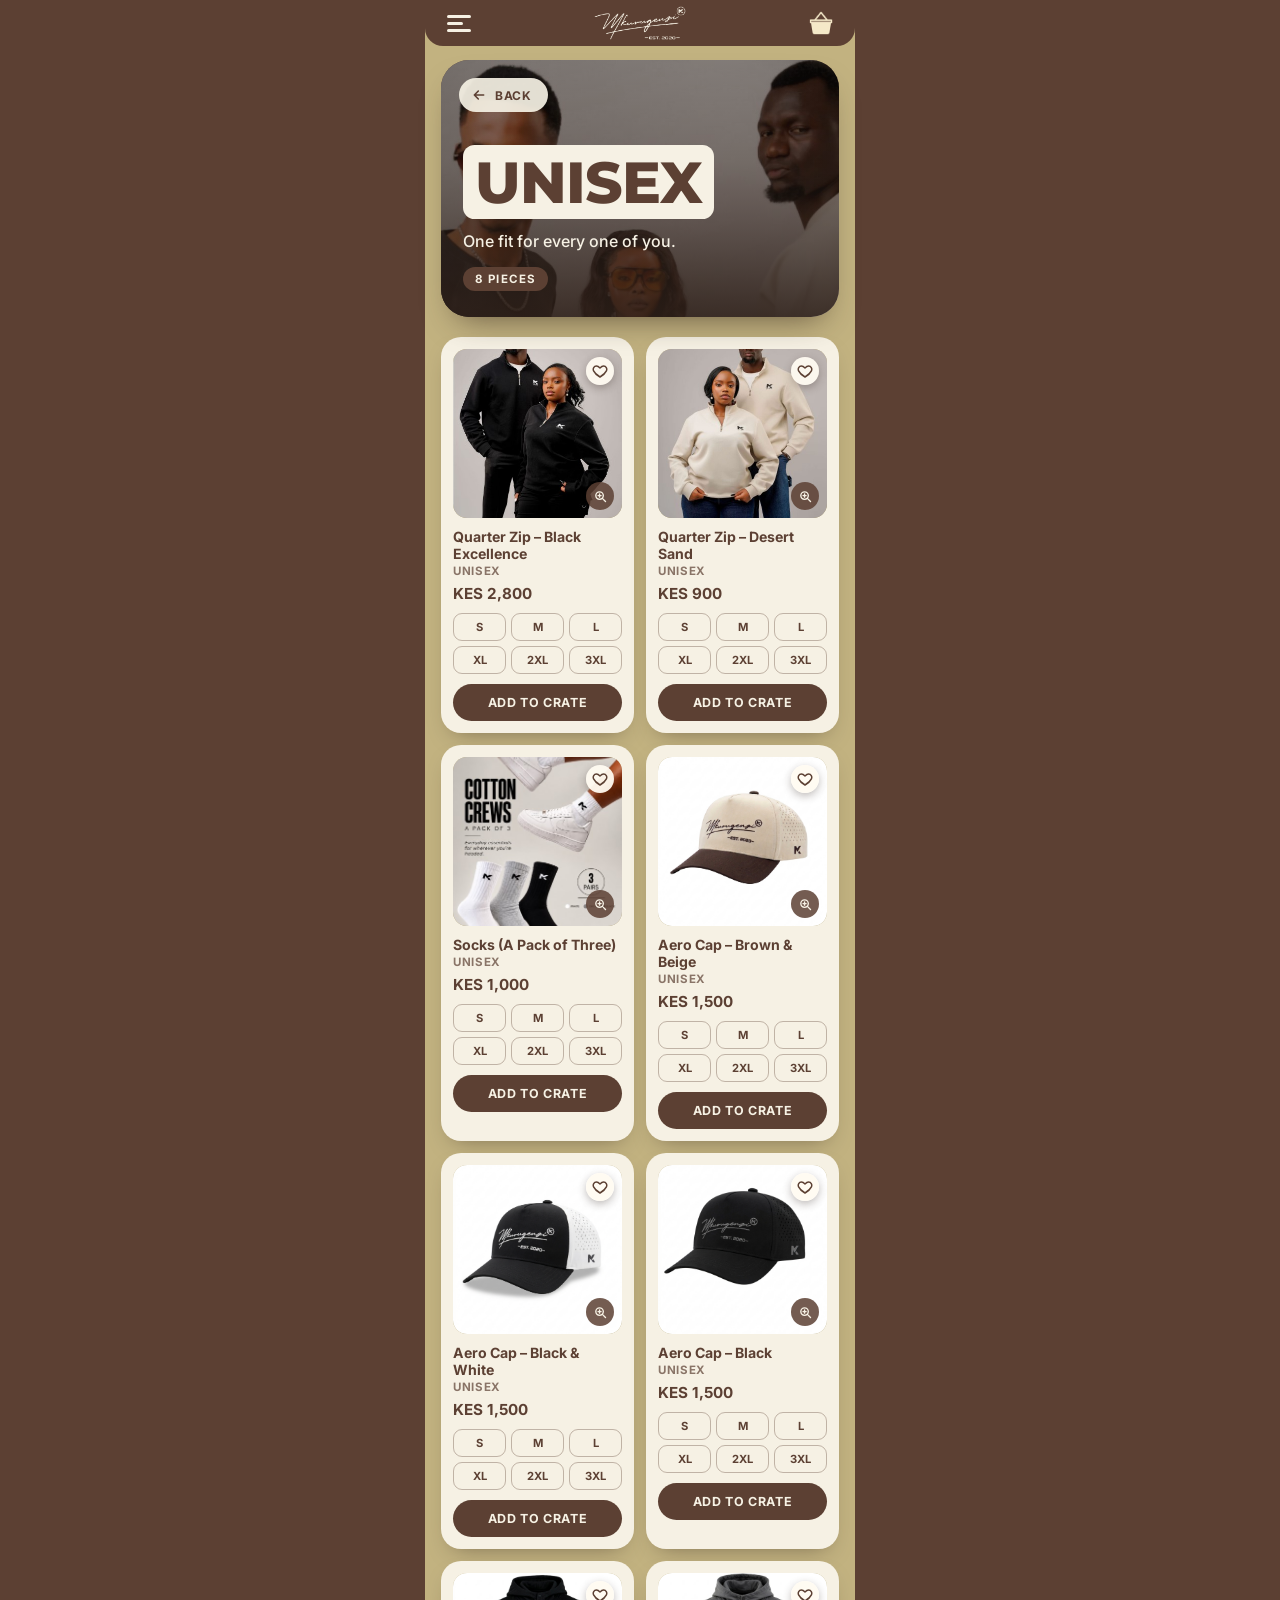
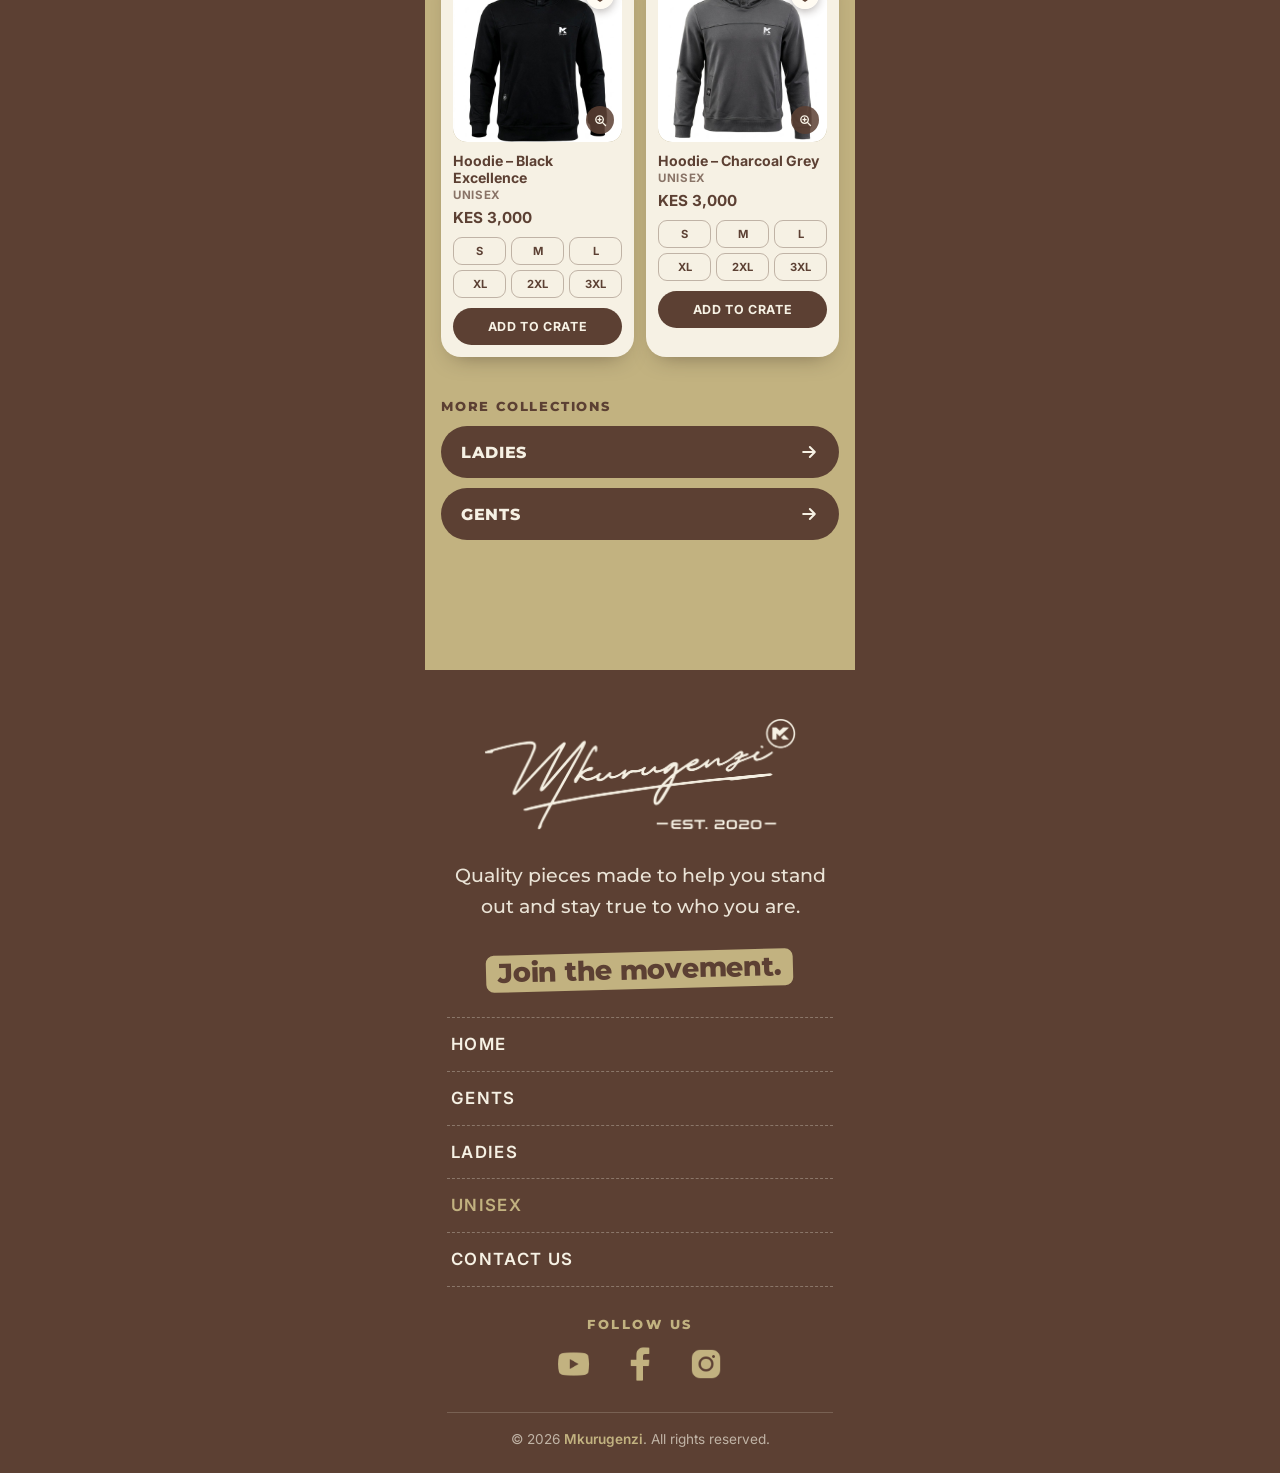
<file: unisex.html>
<!DOCTYPE html>
<html lang="en">
<head>
<meta charset="utf-8">
<meta name="viewport" content="width=device-width, initial-scale=1, viewport-fit=cover">
<title>Unisex | Mkurugenzi</title>
<link rel="preconnect" href="https://fonts.googleapis.com">
<link rel="preconnect" href="https://fonts.gstatic.com" crossorigin>
<link href="https://fonts.googleapis.com/css2?family=Inter:wght@300..700&family=Montserrat:wght@400;500;800&display=swap" rel="stylesheet">
<link rel="stylesheet" href="style.css">
<link rel="stylesheet" href="crate.css">
<link rel="stylesheet" href="shop.css">
<link rel="stylesheet" href="footer.css">
</head>
<body>
<button class="burger" id="burger" aria-label="Open menu" aria-expanded="false" aria-controls="menu"><span></span><span></span><span></span></button>
<a class="cart" href="#cart" data-crate-open aria-label="Open crate"><img src="images/cart.png" alt=""></a>

<div class="app">
  <header class="bar"><img src="images/logo-cream.png" alt="Mkurugenzi"></header>

  <!-- Hero photo: images/cat-unisex.jpg -->
  <section class="phero" style="--img:url(images/cat-unisex.jpg)">
    <a class="back" href="index.html#collections"><svg viewBox="0 0 24 24" fill="none" stroke="currentColor" stroke-width="2.4" stroke-linecap="round" stroke-linejoin="round" aria-hidden="true"><path d="M19 12H5M11 6l-6 6 6 6"/></svg> Back</a>
    <h1><span class="hl">Unisex</span></h1>
    <p>One fit for every one of you.</p>
    <span class="phero-n">8 pieces</span>
  </section>

  <main class="pgrid" id="products">

    <!-- 1. Quarter Zip – Black Excellence -->
    <article class="pc" data-id="u-01" data-name="Quarter Zip – Black Excellence" data-price="2800" data-tag="Unisex" data-images="images/quarterzipblackexeceelence.jpg">
      <div class="pc-ph">
        <span class="pc-l">Q</span>
        <img src="images/quarterzipblackexeceelence.jpg" alt="Quarter Zip – Black Excellence" loading="lazy" onerror="this.remove()">
        <button type="button" class="pc-view" aria-label="View Quarter Zip – Black Excellence photos"></button>
        <span class="pc-zoom" aria-hidden="true"><svg viewBox="0 0 24 24" fill="none" stroke="currentColor" stroke-width="2.2" stroke-linecap="round" aria-hidden="true"><circle cx="10.5" cy="10.5" r="6"/><path d="M15 15l5 5M10.5 8v5M8 10.5h5"/></svg></span>
        <button class="cr-heart" data-fav data-id="u-01" data-name="Quarter Zip – Black Excellence" data-price="2800" data-tag="Unisex" aria-pressed="false" aria-label="Favourite Quarter Zip – Black Excellence"><svg viewBox="0 0 24 24" aria-hidden="true"><path d="M12 21s-7.5-4.6-9.6-9.2C.8 8.3 3 4.5 6.6 4.5c2 0 3.5 1 5.4 3 1.9-2 3.4-3 5.4-3 3.6 0 5.8 3.8 4.2 7.3C19.5 16.4 12 21 12 21z"/></svg></button>
      </div>
      <h3>Quarter Zip – Black Excellence</h3>
      <small>Unisex</small>
      <strong>KES 2,800</strong>
      <div class="pc-sizes" role="group" aria-label="Choose a size">
        <button type="button" class="pc-size" aria-pressed="false">S</button>
        <button type="button" class="pc-size" aria-pressed="false">M</button>
        <button type="button" class="pc-size" aria-pressed="false">L</button>
        <button type="button" class="pc-size" aria-pressed="false">XL</button>
        <button type="button" class="pc-size" aria-pressed="false">2XL</button>
        <button type="button" class="pc-size" aria-pressed="false">3XL</button>
      </div>
      <button class="pc-add" data-id="u-01" data-name="Quarter Zip – Black Excellence" data-price="2800" data-tag="Unisex">Add to crate</button>
    </article>

    <!-- 2. Quarter Zip – Desert Sand -->
    <article class="pc" data-id="u-02" data-name="Quarter Zip – Desert Sand" data-price="900" data-tag="Unisex" data-images="images/quarterzipdesertsand.jpg">
      <div class="pc-ph">
        <span class="pc-l">Q</span>
        <img src="images/quarterzipdesertsand.jpg" alt="Quarter Zip – Desert Sand" loading="lazy" onerror="this.remove()">
        <button type="button" class="pc-view" aria-label="View Quarter Zip – Desert Sand photos"></button>
        <span class="pc-zoom" aria-hidden="true"><svg viewBox="0 0 24 24" fill="none" stroke="currentColor" stroke-width="2.2" stroke-linecap="round" aria-hidden="true"><circle cx="10.5" cy="10.5" r="6"/><path d="M15 15l5 5M10.5 8v5M8 10.5h5"/></svg></span>
        <button class="cr-heart" data-fav data-id="u-02" data-name="Quarter Zip – Desert Sand" data-price="900" data-tag="Unisex" aria-pressed="false" aria-label="Favourite Quarter Zip – Desert Sand"><svg viewBox="0 0 24 24" aria-hidden="true"><path d="M12 21s-7.5-4.6-9.6-9.2C.8 8.3 3 4.5 6.6 4.5c2 0 3.5 1 5.4 3 1.9-2 3.4-3 5.4-3 3.6 0 5.8 3.8 4.2 7.3C19.5 16.4 12 21 12 21z"/></svg></button>
      </div>
      <h3>Quarter Zip – Desert Sand</h3>
      <small>Unisex</small>
      <strong>KES 900</strong>
      <div class="pc-sizes" role="group" aria-label="Choose a size">
        <button type="button" class="pc-size" aria-pressed="false">S</button>
        <button type="button" class="pc-size" aria-pressed="false">M</button>
        <button type="button" class="pc-size" aria-pressed="false">L</button>
        <button type="button" class="pc-size" aria-pressed="false">XL</button>
        <button type="button" class="pc-size" aria-pressed="false">2XL</button>
        <button type="button" class="pc-size" aria-pressed="false">3XL</button>
      </div>
      <button class="pc-add" data-id="u-02" data-name="Quarter Zip – Desert Sand" data-price="900" data-tag="Unisex">Add to crate</button>
    </article>

    <!-- 3. Socks (A Pack of Three) -->
    <article class="pc" data-id="u-03" data-name="Socks (A Pack of Three)" data-price="1000" data-tag="Unisex" data-images="images/socksapackofthree.jpg">
      <div class="pc-ph">
        <span class="pc-l">S</span>
        <img src="images/socksapackofthree.jpg" alt="Socks (A Pack of Three)" loading="lazy" onerror="this.remove()">
        <button type="button" class="pc-view" aria-label="View Socks (A Pack of Three) photos"></button>
        <span class="pc-zoom" aria-hidden="true"><svg viewBox="0 0 24 24" fill="none" stroke="currentColor" stroke-width="2.2" stroke-linecap="round" aria-hidden="true"><circle cx="10.5" cy="10.5" r="6"/><path d="M15 15l5 5M10.5 8v5M8 10.5h5"/></svg></span>
        <button class="cr-heart" data-fav data-id="u-03" data-name="Socks (A Pack of Three)" data-price="1000" data-tag="Unisex" aria-pressed="false" aria-label="Favourite Socks (A Pack of Three)"><svg viewBox="0 0 24 24" aria-hidden="true"><path d="M12 21s-7.5-4.6-9.6-9.2C.8 8.3 3 4.5 6.6 4.5c2 0 3.5 1 5.4 3 1.9-2 3.4-3 5.4-3 3.6 0 5.8 3.8 4.2 7.3C19.5 16.4 12 21 12 21z"/></svg></button>
      </div>
      <h3>Socks (A Pack of Three)</h3>
      <small>Unisex</small>
      <strong>KES 1,000</strong>
      <div class="pc-sizes" role="group" aria-label="Choose a size">
        <button type="button" class="pc-size" aria-pressed="false">S</button>
        <button type="button" class="pc-size" aria-pressed="false">M</button>
        <button type="button" class="pc-size" aria-pressed="false">L</button>
        <button type="button" class="pc-size" aria-pressed="false">XL</button>
        <button type="button" class="pc-size" aria-pressed="false">2XL</button>
        <button type="button" class="pc-size" aria-pressed="false">3XL</button>
      </div>
      <button class="pc-add" data-id="u-03" data-name="Socks (A Pack of Three)" data-price="1000" data-tag="Unisex">Add to crate</button>
    </article>

    <!-- 4. Aero Cap – Brown & Beige -->
    <article class="pc" data-id="u-04" data-name="Aero Cap – Brown & Beige" data-price="1500" data-tag="Unisex" data-images="images/aerocapbrownandbeige.jpg">
      <div class="pc-ph">
        <span class="pc-l">A</span>
        <img src="images/aerocapbrownandbeige.jpg" alt="Aero Cap – Brown & Beige" loading="lazy" onerror="this.remove()">
        <button type="button" class="pc-view" aria-label="View Aero Cap – Brown & Beige photos"></button>
        <span class="pc-zoom" aria-hidden="true"><svg viewBox="0 0 24 24" fill="none" stroke="currentColor" stroke-width="2.2" stroke-linecap="round" aria-hidden="true"><circle cx="10.5" cy="10.5" r="6"/><path d="M15 15l5 5M10.5 8v5M8 10.5h5"/></svg></span>
        <button class="cr-heart" data-fav data-id="u-04" data-name="Aero Cap – Brown & Beige" data-price="1500" data-tag="Unisex" aria-pressed="false" aria-label="Favourite Aero Cap – Brown & Beige"><svg viewBox="0 0 24 24" aria-hidden="true"><path d="M12 21s-7.5-4.6-9.6-9.2C.8 8.3 3 4.5 6.6 4.5c2 0 3.5 1 5.4 3 1.9-2 3.4-3 5.4-3 3.6 0 5.8 3.8 4.2 7.3C19.5 16.4 12 21 12 21z"/></svg></button>
      </div>
      <h3>Aero Cap – Brown & Beige</h3>
      <small>Unisex</small>
      <strong>KES 1,500</strong>
      <div class="pc-sizes" role="group" aria-label="Choose a size">
        <button type="button" class="pc-size" aria-pressed="false">S</button>
        <button type="button" class="pc-size" aria-pressed="false">M</button>
        <button type="button" class="pc-size" aria-pressed="false">L</button>
        <button type="button" class="pc-size" aria-pressed="false">XL</button>
        <button type="button" class="pc-size" aria-pressed="false">2XL</button>
        <button type="button" class="pc-size" aria-pressed="false">3XL</button>
      </div>
      <button class="pc-add" data-id="u-04" data-name="Aero Cap – Brown & Beige" data-price="1500" data-tag="Unisex">Add to crate</button>
    </article>

    <!-- 5. Aero Cap – Black & White -->
    <article class="pc" data-id="u-05" data-name="Aero Cap – Black & White" data-price="1500" data-tag="Unisex" data-images="images/aerocapblackandwhite.jpg">
      <div class="pc-ph">
        <span class="pc-l">A</span>
        <img src="images/aerocapblackandwhite.jpg" alt="Aero Cap – Black & White" loading="lazy" onerror="this.remove()">
        <button type="button" class="pc-view" aria-label="View Aero Cap – Black & White photos"></button>
        <span class="pc-zoom" aria-hidden="true"><svg viewBox="0 0 24 24" fill="none" stroke="currentColor" stroke-width="2.2" stroke-linecap="round" aria-hidden="true"><circle cx="10.5" cy="10.5" r="6"/><path d="M15 15l5 5M10.5 8v5M8 10.5h5"/></svg></span>
        <button class="cr-heart" data-fav data-id="u-05" data-name="Aero Cap – Black & White" data-price="1500" data-tag="Unisex" aria-pressed="false" aria-label="Favourite Aero Cap – Black & White"><svg viewBox="0 0 24 24" aria-hidden="true"><path d="M12 21s-7.5-4.6-9.6-9.2C.8 8.3 3 4.5 6.6 4.5c2 0 3.5 1 5.4 3 1.9-2 3.4-3 5.4-3 3.6 0 5.8 3.8 4.2 7.3C19.5 16.4 12 21 12 21z"/></svg></button>
      </div>
      <h3>Aero Cap – Black & White</h3>
      <small>Unisex</small>
      <strong>KES 1,500</strong>
      <div class="pc-sizes" role="group" aria-label="Choose a size">
        <button type="button" class="pc-size" aria-pressed="false">S</button>
        <button type="button" class="pc-size" aria-pressed="false">M</button>
        <button type="button" class="pc-size" aria-pressed="false">L</button>
        <button type="button" class="pc-size" aria-pressed="false">XL</button>
        <button type="button" class="pc-size" aria-pressed="false">2XL</button>
        <button type="button" class="pc-size" aria-pressed="false">3XL</button>
      </div>
      <button class="pc-add" data-id="u-05" data-name="Aero Cap – Black & White" data-price="1500" data-tag="Unisex">Add to crate</button>
    </article>

    <!-- 6. Aero Cap – Black -->
    <article class="pc" data-id="u-06" data-name="Aero Cap – Black" data-price="1500" data-tag="Unisex" data-images="images/aerocapblack.jpg">
      <div class="pc-ph">
        <span class="pc-l">A</span>
        <img src="images/aerocapblack.jpg" alt="Aero Cap – Black" loading="lazy" onerror="this.remove()">
        <button type="button" class="pc-view" aria-label="View Aero Cap – Black photos"></button>
        <span class="pc-zoom" aria-hidden="true"><svg viewBox="0 0 24 24" fill="none" stroke="currentColor" stroke-width="2.2" stroke-linecap="round" aria-hidden="true"><circle cx="10.5" cy="10.5" r="6"/><path d="M15 15l5 5M10.5 8v5M8 10.5h5"/></svg></span>
        <button class="cr-heart" data-fav data-id="u-06" data-name="Aero Cap – Black" data-price="1500" data-tag="Unisex" aria-pressed="false" aria-label="Favourite Aero Cap – Black"><svg viewBox="0 0 24 24" aria-hidden="true"><path d="M12 21s-7.5-4.6-9.6-9.2C.8 8.3 3 4.5 6.6 4.5c2 0 3.5 1 5.4 3 1.9-2 3.4-3 5.4-3 3.6 0 5.8 3.8 4.2 7.3C19.5 16.4 12 21 12 21z"/></svg></button>
      </div>
      <h3>Aero Cap – Black</h3>
      <small>Unisex</small>
      <strong>KES 1,500</strong>
      <div class="pc-sizes" role="group" aria-label="Choose a size">
        <button type="button" class="pc-size" aria-pressed="false">S</button>
        <button type="button" class="pc-size" aria-pressed="false">M</button>
        <button type="button" class="pc-size" aria-pressed="false">L</button>
        <button type="button" class="pc-size" aria-pressed="false">XL</button>
        <button type="button" class="pc-size" aria-pressed="false">2XL</button>
        <button type="button" class="pc-size" aria-pressed="false">3XL</button>
      </div>
      <button class="pc-add" data-id="u-06" data-name="Aero Cap – Black" data-price="1500" data-tag="Unisex">Add to crate</button>
    </article>

    <!-- 7. Hoodie – Black Excellence -->
    <article class="pc" data-id="u-07" data-name="Hoodie – Black Excellence" data-price="3000" data-tag="Unisex" data-images="images/hoodieblackexcellence.jpg">
      <div class="pc-ph">
        <span class="pc-l">H</span>
        <img src="images/hoodieblackexcellence.jpg" alt="Hoodie – Black Excellence" loading="lazy" onerror="this.remove()">
        <button type="button" class="pc-view" aria-label="View Hoodie – Black Excellence photos"></button>
        <span class="pc-zoom" aria-hidden="true"><svg viewBox="0 0 24 24" fill="none" stroke="currentColor" stroke-width="2.2" stroke-linecap="round" aria-hidden="true"><circle cx="10.5" cy="10.5" r="6"/><path d="M15 15l5 5M10.5 8v5M8 10.5h5"/></svg></span>
        <button class="cr-heart" data-fav data-id="u-07" data-name="Hoodie – Black Excellence" data-price="3000" data-tag="Unisex" aria-pressed="false" aria-label="Favourite Hoodie – Black Excellence"><svg viewBox="0 0 24 24" aria-hidden="true"><path d="M12 21s-7.5-4.6-9.6-9.2C.8 8.3 3 4.5 6.6 4.5c2 0 3.5 1 5.4 3 1.9-2 3.4-3 5.4-3 3.6 0 5.8 3.8 4.2 7.3C19.5 16.4 12 21 12 21z"/></svg></button>
      </div>
      <h3>Hoodie – Black Excellence</h3>
      <small>Unisex</small>
      <strong>KES 3,000</strong>
      <div class="pc-sizes" role="group" aria-label="Choose a size">
        <button type="button" class="pc-size" aria-pressed="false">S</button>
        <button type="button" class="pc-size" aria-pressed="false">M</button>
        <button type="button" class="pc-size" aria-pressed="false">L</button>
        <button type="button" class="pc-size" aria-pressed="false">XL</button>
        <button type="button" class="pc-size" aria-pressed="false">2XL</button>
        <button type="button" class="pc-size" aria-pressed="false">3XL</button>
      </div>
      <button class="pc-add" data-id="u-07" data-name="Hoodie – Black Excellence" data-price="3000" data-tag="Unisex">Add to crate</button>
    </article>

    <!-- 8. Hoodie – Charcoal Grey -->
    <article class="pc" data-id="u-08" data-name="Hoodie – Charcoal Grey" data-price="3000" data-tag="Unisex" data-images="images/hoodiecharcoalgrey.jpg">
      <div class="pc-ph">
        <span class="pc-l">H</span>
        <img src="images/hoodiecharcoalgrey.jpg" alt="Hoodie – Charcoal Grey" loading="lazy" onerror="this.remove()">
        <button type="button" class="pc-view" aria-label="View Hoodie – Charcoal Grey photos"></button>
        <span class="pc-zoom" aria-hidden="true"><svg viewBox="0 0 24 24" fill="none" stroke="currentColor" stroke-width="2.2" stroke-linecap="round" aria-hidden="true"><circle cx="10.5" cy="10.5" r="6"/><path d="M15 15l5 5M10.5 8v5M8 10.5h5"/></svg></span>
        <button class="cr-heart" data-fav data-id="u-08" data-name="Hoodie – Charcoal Grey" data-price="3000" data-tag="Unisex" aria-pressed="false" aria-label="Favourite Hoodie – Charcoal Grey"><svg viewBox="0 0 24 24" aria-hidden="true"><path d="M12 21s-7.5-4.6-9.6-9.2C.8 8.3 3 4.5 6.6 4.5c2 0 3.5 1 5.4 3 1.9-2 3.4-3 5.4-3 3.6 0 5.8 3.8 4.2 7.3C19.5 16.4 12 21 12 21z"/></svg></button>
      </div>
      <h3>Hoodie – Charcoal Grey</h3>
      <small>Unisex</small>
      <strong>KES 3,000</strong>
      <div class="pc-sizes" role="group" aria-label="Choose a size">
        <button type="button" class="pc-size" aria-pressed="false">S</button>
        <button type="button" class="pc-size" aria-pressed="false">M</button>
        <button type="button" class="pc-size" aria-pressed="false">L</button>
        <button type="button" class="pc-size" aria-pressed="false">XL</button>
        <button type="button" class="pc-size" aria-pressed="false">2XL</button>
        <button type="button" class="pc-size" aria-pressed="false">3XL</button>
      </div>
      <button class="pc-add" data-id="u-08" data-name="Hoodie – Charcoal Grey" data-price="3000" data-tag="Unisex">Add to crate</button>
    </article>

  </main>

  <nav class="other" aria-label="More collections">
    <h2>More collections</h2>
    <a href="ladies.html"><span>Ladies</span><svg viewBox="0 0 24 24" fill="none" stroke="currentColor" stroke-width="2.4" stroke-linecap="round" stroke-linejoin="round" aria-hidden="true"><path d="M5 12h14M13 6l6 6-6 6"/></svg></a>
    <a href="gents.html"><span>Gents</span><svg viewBox="0 0 24 24" fill="none" stroke="currentColor" stroke-width="2.4" stroke-linecap="round" stroke-linejoin="round" aria-hidden="true"><path d="M5 12h14M13 6l6 6-6 6"/></svg></a>
  </nav>

  <!-- FOOTER -->
  <footer class="ft">
    <div class="ft-logo"><img src="images/logo-cream.png" alt="Mkurugenzi"></div>
    <p class="ft-tag">Quality pieces made to help you stand out and stay true to who you are.</p>
    <h2 class="ft-cta"><span>Join the movement.</span></h2>
    <ul class="ft-links">
      <li><a href="index.html">Home</a></li>
      <li><a href="gents.html">Gents</a></li>
      <li><a href="ladies.html">Ladies</a></li>
      <li><a href="unisex.html" aria-current="page">Unisex</a></li>
      <li><a href="contact.html">Contact Us</a></li>
    </ul>
    <p class="ft-follow">Follow us</p>
    <ul class="ft-social">
      <li><a href="https://www.youtube.com/@Mkurugenziii" target="_blank" rel="noopener noreferrer" aria-label="YouTube"><img src="images/youtube.png" alt=""></a></li>
      <li><a href="https://web.facebook.com/Mkurugenziii" target="_blank" rel="noopener noreferrer" aria-label="Facebook"><img src="images/facebook.png" alt=""></a></li>
      <li><a href="https://www.instagram.com/abelmutua" target="_blank" rel="noopener noreferrer" aria-label="Instagram"><img src="images/instagram.png" alt=""></a></li>
    </ul>
    <div class="ft-bottom">&copy; 2026 <b>Mkurugenzi</b>. All rights reserved.</div>
  </footer>
</div>

<div class="stage" id="stage">
  <div class="scrim" id="scrim"></div>
  <nav class="drawer" id="menu" aria-label="Main menu">
    <div class="drawer-head"><img src="images/logo-brown.png" alt="Mkurugenzi"></div>
    <ul class="nav">
      <li style="--i:0"><div class="row"><a class="top" href="index.html"><span class="ico"><img src="images/home.png" alt=""></span>Home</a></div></li>
      <li class="has-sub open" style="--i:1">
        <div class="row">
          <a class="top" href="index.html#collections"><span class="ico"><img src="images/collections.png" alt=""></span>Collections</a>
          <button class="sub-toggle" type="button" aria-expanded="true" aria-controls="sub-collections" aria-label="Show collections"><svg viewBox="0 0 24 24" fill="none" stroke="currentColor" stroke-width="2.2" stroke-linecap="round" stroke-linejoin="round" aria-hidden="true"><path d="m6 9 6 6 6-6"/></svg></button>
        </div>
        <div class="sub" id="sub-collections">
          <ul>
            <li><a href="gents.html"><span class="ico"><img src="images/gents.png" alt=""></span>Gents</a></li>
            <li><a href="ladies.html"><span class="ico"><img src="images/ladies.png" alt=""></span>Ladies</a></li>
            <li><a href="unisex.html" aria-current="page"><span class="ico"><img src="images/unisex.png" alt=""></span>Unisex</a></li>
          </ul>
        </div>
      </li>
      <li style="--i:2"><div class="row"><a class="top" href="contact.html"><span class="ico"><img src="images/contactus.png" alt=""></span>Contact Us</a></div></li>
    </ul>
    <div class="drawer-foot">
      <ul class="socials">
        <li><a href="https://www.youtube.com/@Mkurugenziii" target="_blank" rel="noopener noreferrer" aria-label="YouTube"><img src="images/youtube.png" alt=""></a></li>
        <li><a href="https://web.facebook.com/Mkurugenziii" target="_blank" rel="noopener noreferrer" aria-label="Facebook"><img src="images/facebook.png" alt=""></a></li>
        <li><a href="https://www.instagram.com/abelmutua" target="_blank" rel="noopener noreferrer" aria-label="Instagram"><img src="images/instagram.png" alt=""></a></li>
      </ul>
    </div>
  </nav>
</div>

<script src="script.js"></script>
<script src="crate.js"></script>
<script src="shop.js"></script>
<script src="viewer.js"></script>
</body>
</html>
</file>
<file: style.css>
:root{
  --brown:#5C4033;--ecru:#C2B280;--cream:#F6F1E4;--espresso:#2E2019;--accent:#B5651D;
  --bg:var(--cream);--text:var(--espresso);--surface:var(--cream);--link:var(--brown);--pill-bg:var(--brown);--pill-text:var(--cream);--icon-filter:invert(71%) sepia(25%) saturate(284%) hue-rotate(334deg) brightness(47%) contrast(156%);--cart-filter:invert(100%) sepia(100%) saturate(160%) hue-rotate(319deg) brightness(94%) contrast(105%);
  --col:min(100vw,430px);--off:calc((100vw - var(--col))/2);
  box-sizing:border-box;padding-top:env(safe-area-inset-top,0px);padding-bottom:env(safe-area-inset-bottom,0px);
  color-scheme:light;
}
@media (prefers-color-scheme:dark){
  :root:not([data-theme="light"]){--bg:#2E2019;--text:#F6F1E4;--surface:#2E2019;--link:#F6F1E4;--pill-bg:#C2B280;--pill-text:#2E2019;--icon-filter:brightness(0) invert(1);color-scheme:dark}
}
:root[data-theme="dark"]{--bg:#2E2019;--text:#F6F1E4;--surface:#2E2019;--link:#F6F1E4;--pill-bg:#C2B280;--pill-text:#2E2019;--icon-filter:brightness(0) invert(1);color-scheme:dark}
html{scroll-padding-top:env(safe-area-inset-top,0px);background:var(--brown)}
*,*::before,*::after{box-sizing:border-box}
body{margin:0;background:var(--brown);font-family:'Inter',sans-serif;font-size:16px;color:var(--text);-webkit-tap-highlight-color:transparent}
body::before{content:"";position:fixed;inset:0 0 auto;height:env(safe-area-inset-top,0px);background:var(--brown);z-index:10}
body.menu-open{overflow:hidden}
button,a{font-family:inherit}

.app{width:var(--col);margin:0 auto;min-height:100vh;background:var(--ecru)}
.bar{position:sticky;top:env(safe-area-inset-top,0px);z-index:20;height:46px;background:var(--brown);border-radius:0 0 18px 18px;display:flex;align-items:center;justify-content:center}
.bar img{height:34px;width:auto;display:block}

/* Hamburger */
.burger{position:fixed;z-index:60;top:calc(env(safe-area-inset-top,0px) + 1px);left:calc(var(--off) + 12px);width:44px;height:44px;border:0;border-radius:50%;background:transparent;cursor:pointer;color:var(--cream);transition:color .3s}
.burger span{position:absolute;left:10px;width:24px;height:3px;border-radius:3px;background:currentColor;transition:transform .4s cubic-bezier(.22,1,.36,1),opacity .25s,width .3s}
.burger span:nth-child(1){top:14px}
.burger span:nth-child(2){top:21px;width:16px}
.burger span:nth-child(3){top:28px}
.burger:hover span:nth-child(2){width:24px}
.menu-open .burger{color:var(--brown)}
.menu-open .burger span:nth-child(1){transform:translateY(7px) rotate(45deg)}
.menu-open .burger span:nth-child(2){opacity:0;transform:scaleX(0)}
.menu-open .burger span:nth-child(3){transform:translateY(-7px) rotate(-45deg)}
.burger:focus-visible,.drawer a:focus-visible,.drawer button:focus-visible,.btn:focus-visible{outline:3px solid var(--accent);outline-offset:-3px}
.burger:focus-visible{outline-offset:3px}

/* Cart */
.cart{position:fixed;z-index:30;top:calc(env(safe-area-inset-top,0px) + 1px);right:calc(var(--off) + 12px);width:44px;height:44px;display:grid;place-items:center;border-radius:50%}
.cart img{width:24px;height:24px;object-fit:contain;filter:var(--cart-filter)}
.cart:focus-visible{outline:3px solid var(--accent);outline-offset:3px}

/* Sidebar */
.stage{position:fixed;z-index:50;top:0;bottom:0;left:var(--off);width:var(--col);overflow:hidden;visibility:hidden;transition:visibility 0s .5s}
.menu-open .stage{visibility:visible;transition-delay:0s}
.scrim{position:absolute;inset:0;background:rgba(46,32,25,.55);opacity:0;transition:opacity .4s}
.menu-open .scrim{opacity:1}
.drawer{position:absolute;top:0;bottom:0;left:0;width:min(86%,340px);display:flex;flex-direction:column;background:var(--surface);border-radius:0 32px 32px 0;overflow-y:auto;transform:translateX(-105%);transition:transform .5s cubic-bezier(.22,1,.36,1);box-shadow:8px 0 40px rgba(46,32,25,.35)}
.menu-open .drawer{transform:none}
.drawer-head{background:var(--ecru);padding:calc(env(safe-area-inset-top,0px) + 40px) 24px 12px;border-radius:0 0 32px 0}
.drawer-head img{display:block;width:100%;max-width:175px;margin:0 auto}

.nav{list-style:none;margin:0;padding:8px 0 0}
.nav>li{border-bottom:1px solid rgba(194,178,128,.55);opacity:0;transform:translateX(-16px);transition:opacity .35s,transform .45s cubic-bezier(.22,1,.36,1)}
.menu-open .nav>li{opacity:1;transform:none;transition-delay:calc(var(--i)*70ms + 180ms)}
.row{display:flex;align-items:stretch}
.nav a{color:var(--link);text-decoration:none;text-transform:uppercase}
.nav a:hover{color:var(--accent)}
.top{flex:1;display:flex;align-items:center;gap:14px;padding:18px 22px;font-size:.95rem;font-weight:700;letter-spacing:.07em}
.top[aria-current="page"]{font-weight:700}
.ico{display:grid;place-items:center;flex:none;width:28px;height:28px}
.ico img{width:28px;height:28px;object-fit:contain;filter:var(--icon-filter)}
.sub .ico,.sub .ico img{width:26px;height:26px}
.sub-toggle{width:58px;border:0;background:rgba(194,178,128,.3);color:var(--link);cursor:pointer;display:grid;place-items:center}
.sub-toggle svg{width:18px;height:18px;transition:transform .3s}
.has-sub.open .sub-toggle svg{transform:rotate(180deg)}
.sub{display:grid;grid-template-rows:0fr;visibility:hidden;transition:grid-template-rows .35s ease,visibility 0s .35s}
.has-sub.open .sub{grid-template-rows:1fr;visibility:visible;transition-delay:0s}
.sub ul{list-style:none;margin:0;padding:0;overflow:hidden;min-height:0}
.sub a{display:flex;align-items:center;gap:14px;padding:15px 22px 15px 30px;font-size:.9rem;font-weight:600;letter-spacing:.06em;border-top:1px solid rgba(194,178,128,.4)}
.sub a[aria-current="page"]{font-weight:700}

.drawer-foot{margin-top:auto;padding:20px 22px calc(20px + env(safe-area-inset-bottom,0px));border-top:1px solid rgba(194,178,128,.55)}
.socials{display:flex;justify-content:center;gap:22px;list-style:none;margin:0;padding:0}
.socials a{display:grid;place-items:center;width:50px;height:50px;transition:transform .25s}
.socials a:hover{transform:scale(1.12)}
.socials img{width:28px;height:28px;object-fit:contain;filter:var(--icon-filter)}

/* Homepage hero */
.hero{padding:48px 24px 36px;font-family:'Montserrat','Inter',sans-serif;color:var(--espresso)}
.hero h1{margin:0 0 28px;font-size:clamp(2.4rem,12vw,3.3rem);font-weight:800;line-height:1.25;letter-spacing:-.015em;text-transform:uppercase;color:var(--brown)}
.hl{background:var(--brown);color:var(--cream);padding:.04em .2em;border-radius:.2em;-webkit-box-decoration-break:clone;box-decoration-break:clone}
.nw{white-space:nowrap}
.hero p{margin:0 0 36px;max-width:34ch;font-size:1.05rem;font-weight:400;line-height:1.8}
.btn{display:block;padding:17px 24px;border-radius:999px;background:var(--brown);color:var(--cream);font-size:.85rem;font-weight:700;letter-spacing:.06em;text-align:center;text-transform:uppercase;text-decoration:none;box-shadow:0 10px 24px rgba(46,32,25,.25);transition:transform .2s,background .2s}
.btn:hover{background:var(--accent)}
.btn:active{transform:scale(.98)}

/* Image slider */
.slider{position:relative;margin:0 24px 56px;aspect-ratio:4/5;overflow:hidden;border-radius:28px;background:rgba(92,64,51,.18);box-shadow:0 14px 34px rgba(46,32,25,.28)}
.slide{position:absolute;inset:0;width:100%;height:100%;object-fit:cover;opacity:0;transform:scale(1.06);transition:opacity .9s ease,transform 5s ease}
.slide.is-active{opacity:1;transform:scale(1)}
.dots{position:absolute;left:0;right:0;bottom:14px;display:flex;justify-content:center;gap:8px}
.dots button{position:relative;width:8px;height:8px;padding:0;border:0;border-radius:8px;background:rgba(246,241,228,.6);cursor:pointer;transition:width .3s,background .3s}
.dots button::after{content:"";position:absolute;inset:-10px -4px}
.dots button[aria-current="true"]{width:24px;background:var(--cream)}

@media (prefers-reduced-motion:reduce){*{transition-duration:.01ms!important;transition-delay:0s!important}}
</file>
<file: crate.css>
/* Mkurugenzi crate — dark brown #5C4033 · ecru #C2B280 · cream #F6F1E4 · espresso #2E2019 · burnt orange #B5651D */
:root{--cr-brown:#5C4033;--cr-ecru:#C2B280;--cr-cream:#F6F1E4;--cr-esp:#2E2019;--cr-orange:#B5651D;--cr-paper:#FFFBF1;--cr-red:#a3341f;--cr-line:rgba(92,64,51,.2)}
.cr-lock{overflow:hidden}

/* ---------- overlay + drawer ---------- */
.cr-overlay{position:fixed;top:0;bottom:0;left:var(--off,0px);width:var(--col,100%);background:rgba(46,32,25,.6);backdrop-filter:blur(2px);opacity:0;visibility:hidden;transition:opacity .35s,visibility 0s .35s;z-index:900}
.cr-overlay.open{opacity:1;visibility:visible;transition-delay:0s}
.cr{position:fixed;top:0;right:var(--off,0px);height:100%;width:min(92%,380px);max-width:calc(var(--col,100vw) * .92);
  background-color:var(--cr-cream);
  background-image:repeating-linear-gradient(45deg,rgba(92,64,51,.04) 0 1px,transparent 1px 5px),repeating-linear-gradient(-45deg,rgba(92,64,51,.04) 0 1px,transparent 1px 5px);
  color:var(--cr-esp);font-family:'Inter',system-ui,sans-serif;border-radius:30px 0 0 30px;display:flex;flex-direction:column;
  transform:translateX(105%);visibility:hidden;transition:transform .65s cubic-bezier(.22,1.12,.36,1),visibility 0s .65s;z-index:901;box-shadow:-14px 0 44px rgba(46,32,25,.35)}
.cr.open{transform:none;visibility:visible;transition-delay:0s}
.cr button{font-family:inherit;cursor:pointer}
.cr :focus-visible{outline:2px solid var(--cr-orange);outline-offset:2px}

/* ---------- header (hang-tag with scalloped edge) ---------- */
.cr-head{position:relative;z-index:3;flex:none;background:var(--cr-brown);color:var(--cr-cream);padding:22px 20px 20px 24px;border-radius:30px 0 0 0;display:flex;justify-content:space-between;align-items:flex-start}
.cr-head::after{content:"";position:absolute;left:0;right:0;bottom:-10px;height:10px;background:radial-gradient(circle at 10px 0,var(--cr-brown) 9.5px,transparent 10.5px) 0 0/20px 10px repeat-x}
.cr-head h2{margin:0;font:800 23px/1 'Montserrat','Inter',sans-serif;letter-spacing:-.01em;text-transform:uppercase;display:flex;gap:8px;align-items:center}
.cr-head mark{background:var(--cr-cream);color:var(--cr-brown);padding:3px 8px;border-radius:6px;transform:rotate(-3deg);display:inline-block}
.cr.open .cr-head mark{animation:crTag .8s .25s cubic-bezier(.3,1.5,.5,1) both}
@keyframes crTag{from{transform:rotate(-14deg) scale(.4);opacity:0}to{transform:rotate(-3deg) scale(1);opacity:1}}
.cr-head p{margin:9px 0 0;font-size:13px;color:var(--cr-ecru);font-weight:600}
.cr-close{width:40px;height:40px;border-radius:50%;border:0;background:rgba(246,241,228,.14);color:var(--cr-cream);display:grid;place-items:center;transition:background .2s,transform .35s}
.cr-close:hover{background:var(--cr-orange);transform:rotate(180deg)}
.cr-body{flex:1;overflow-y:auto;padding:26px 18px 12px;overscroll-behavior:contain}

/* ---------- countrywide lorry (decorative, no conditions) ---------- */
.cr-ship{position:relative;background:var(--cr-ecru);border-radius:20px;padding:32px 16px 14px;margin-bottom:18px;overflow:hidden}
.cr-road{position:relative;height:8px;margin:0 4px 14px;border-radius:8px;background:repeating-linear-gradient(90deg,rgba(92,64,51,.35) 0 8px,transparent 8px 14px);animation:crRoad .7s linear infinite}
@keyframes crRoad{to{background-position:-14px 0}}
.cr-truck{position:absolute;bottom:3px;left:-12%;width:44px;height:28px;color:var(--cr-brown);animation:crDrive 7s linear infinite}
@keyframes crDrive{0%{left:-14%;opacity:0}8%{opacity:1}92%{opacity:1}100%{left:104%;opacity:0}}
.cr-truck .wh{transform-box:fill-box;transform-origin:center;animation:crSpin .45s linear infinite}
@keyframes crSpin{to{transform:rotate(360deg)}}
.cr-ship p{margin:0;font-size:14px;font-weight:800}
.cr-ship small{display:block;margin-top:2px;font-size:12px;font-weight:500;opacity:.85}

/* ---------- tabs ---------- */
.cr-tabs{position:relative;display:grid;grid-template-columns:1fr 1fr;background:rgba(92,64,51,.1);border-radius:999px;padding:4px;margin-bottom:16px}
.cr-tabs button{position:relative;z-index:1;border:0;background:transparent;padding:10px 6px;border-radius:999px;font:800 13px 'Inter',sans-serif;color:var(--cr-brown);display:flex;align-items:center;justify-content:center;gap:7px;transition:color .3s}
.cr-tabs button[aria-selected="true"]{color:var(--cr-cream)}
.cr-tabs b{min-width:20px;height:20px;border-radius:10px;background:var(--cr-orange);color:#fff;font-size:11px;line-height:20px;text-align:center;padding:0 5px}
.cr-tabbar{position:absolute;top:4px;bottom:4px;left:4px;width:calc(50% - 4px);border-radius:999px;background:var(--cr-brown);transition:transform .45s cubic-bezier(.3,1.3,.5,1)}
.cr-tabs[data-v="fav"] .cr-tabbar{transform:translateX(100%)}

/* ---------- items (stitched cards, swipe to remove) ---------- */
.cr-items{list-style:none;margin:0;padding:0}
.cr-item{display:grid;grid-template-rows:1fr;transition:grid-template-rows .35s ease,opacity .3s,transform .35s}
.cr-item.out{grid-template-rows:0fr;opacity:0;transform:translateX(-50px)}
.cr-in{position:relative;min-height:0;overflow:hidden;padding:0 0 12px}
.cr-swipe-bg{position:absolute;inset:0 0 12px;border-radius:20px;background:var(--cr-red);color:#fff;display:flex;align-items:center;justify-content:flex-end;gap:8px;padding-right:22px;font-weight:700;font-size:13px}
.cr-swipe-bg svg{width:20px;height:20px}
.cr-card{position:relative;display:grid;grid-template-columns:72px 1fr auto;gap:12px;align-items:center;padding:12px;background:var(--cr-paper);border:1.5px dashed rgba(92,64,51,.38);border-radius:20px;box-shadow:0 8px 16px -10px rgba(46,32,25,.5);touch-action:pan-y;transition:transform .3s cubic-bezier(.22,1,.36,1)}
.cr-item.new{animation:crDrop .6s cubic-bezier(.3,1.4,.5,1)}
@keyframes crDrop{from{opacity:0;transform:translateY(-26px) scale(.88)}}
.cr-items.stagger .cr-item{animation:crSlide .55s cubic-bezier(.22,1,.36,1) both;animation-delay:calc(var(--n)*80ms + 250ms)}
@keyframes crSlide{from{opacity:0;transform:translateX(40px)}}
.cr-thumb{position:relative;width:72px;height:72px;border-radius:14px;background:linear-gradient(160deg,var(--cr-ecru),#a89862);color:var(--cr-brown);display:grid;place-items:center;padding-top:12px;font:800 24px 'Montserrat',sans-serif;overflow:hidden}
.cr-thumb .cr-heart{position:absolute;top:5px;right:5px;width:26px;height:26px}
.cr-thumb i{position:absolute;bottom:0;left:0;right:0;background:var(--cr-brown);color:var(--cr-cream);font:700 9px 'Inter',sans-serif;letter-spacing:.08em;text-transform:uppercase;text-align:center;padding:3px 0}
.cr-name{font-size:15px;font-weight:800;line-height:1.2}
.cr-unit{font-size:12px;color:var(--cr-brown);opacity:.8;margin:2px 0 8px}
.cr-ctl{display:flex;align-items:center;gap:8px;flex-wrap:wrap}
.cr-size{border:1.5px solid var(--cr-brown);background:transparent;border-radius:999px;padding:6px 8px;font:700 12px 'Inter',sans-serif;color:var(--cr-brown)}
.cr-qty{display:inline-flex;align-items:center;background:var(--cr-brown);color:var(--cr-cream);border-radius:999px;padding:3px}
.cr-qty button{width:30px;height:30px;border-radius:50%;border:0;background:transparent;color:var(--cr-cream);font-size:19px;font-weight:700;line-height:1;transition:background .2s,transform .15s}
.cr-qty button:hover{background:rgba(246,241,228,.2)}
.cr-qty button:active{transform:scale(.8)}
.cr-qty span{min-width:28px;text-align:center;font-weight:800;font-size:14px}
.cr-side{align-self:stretch;display:flex;flex-direction:column;justify-content:space-between;align-items:flex-end}
.cr-price{font:800 14px 'Inter',sans-serif;white-space:nowrap}
.pop{display:inline-block;animation:crPop .4s cubic-bezier(.3,1.6,.5,1)}
@keyframes crPop{40%{transform:scale(1.4);color:var(--cr-orange)}}
.cr-remove{width:34px;height:34px;border-radius:50%;border:0;background:rgba(163,52,31,.1);color:var(--cr-red);display:grid;place-items:center;transition:background .2s,color .2s,transform .2s}
.cr-remove:hover{background:var(--cr-red);color:#fff;transform:rotate(-12deg)}
.cr-remove svg{width:17px;height:17px}
.cr-hint{text-align:center;font-size:11.5px;font-weight:600;color:var(--cr-brown);opacity:.65;margin:2px 0 0}

/* ---------- empty state ---------- */
.cr-empty{text-align:center;padding:36px 20px 26px}
.cr-hanger{width:92px;height:76px;color:var(--cr-brown);transform-origin:50% 8%;animation:crSwing 3s ease-in-out infinite}
@keyframes crSwing{0%,100%{transform:rotate(-9deg)}50%{transform:rotate(9deg)}}
.cr-empty h3{margin:14px 0 4px;font:800 19px 'Montserrat',sans-serif;text-transform:uppercase;color:#5C4033}
.cr-empty p{margin:0 0 18px;font-size:14px;color:#5C4033;line-height:1.5}
.cr-empty button{border:0;background:var(--cr-brown);color:var(--cr-cream);border-radius:999px;padding:12px 26px;font-weight:700;font-size:14px;transition:background .2s,transform .2s}
.cr-empty button:hover{background:var(--cr-orange);transform:translateY(-2px)}

/* ---------- sections ---------- */
.cr-sec{margin-top:20px}
.cr-sec h3{margin:0 0 10px;font:800 12.5px 'Inter',sans-serif;letter-spacing:.12em;text-transform:uppercase;color:var(--cr-brown);display:flex;align-items:center;gap:10px}
.cr-sec h3::after{content:"";flex:1;border-top:1.5px dashed var(--cr-line)}

/* discount ticket */
.cr-ticket{position:relative;display:flex;align-items:center;gap:8px;padding:6px 6px 6px 22px;border-radius:16px;
  background:radial-gradient(circle at 0 50%,var(--cr-cream) 9px,transparent 10px),radial-gradient(circle at 100% 50%,var(--cr-cream) 9px,transparent 10px),var(--cr-paper);
  box-shadow:0 6px 14px -8px rgba(46,32,25,.5);overflow:hidden}
.cr-ticket::after{content:"";position:absolute;top:0;bottom:0;width:60px;left:-80px;background:linear-gradient(100deg,transparent,rgba(194,178,128,.55),transparent);transform:skewX(-15deg);pointer-events:none}
.cr-ticket.ok::after{animation:crShine .9s ease}
@keyframes crShine{to{left:120%}}
.cr-ticket.bad{animation:crShake .45s}
@keyframes crShake{20%,60%{transform:translateX(-7px)}40%,80%{transform:translateX(7px)}}
.cr-ticket svg{width:20px;height:20px;color:var(--cr-orange);flex:none}
.cr-ticket input{flex:1;min-width:0;border:0;background:transparent;padding:10px 4px;font:800 14px 'Inter',sans-serif;text-transform:uppercase;letter-spacing:.08em;color:var(--cr-esp)}
.cr-ticket input:focus{outline:none}
.cr-ticket input::placeholder{text-transform:none;letter-spacing:0;font-weight:500;color:#8a7466}
.cr-ticket button{align-self:stretch;border:0;border-left:2px dashed var(--cr-line);background:transparent;color:var(--cr-brown);font-weight:800;font-size:13px;letter-spacing:.06em;text-transform:uppercase;padding:0 16px;border-radius:0 12px 12px 0;transition:background .2s,color .2s}
.cr-ticket button:hover{background:var(--cr-brown);color:var(--cr-cream)}
.cr-msg{font-size:12.5px;font-weight:600;margin:8px 4px 0;min-height:16px}
.cr-msg.err{color:var(--cr-red)}
.cr-offers{display:flex;gap:6px;flex-wrap:wrap;margin-top:6px}
.cr-offers button{border:1.5px dashed var(--cr-brown);background:transparent;color:var(--cr-brown);border-radius:999px;padding:5px 11px;font-size:11.5px;font-weight:700;letter-spacing:.05em;transition:background .2s,color .2s,transform .15s}
.cr-offers button:hover{background:var(--cr-brown);color:var(--cr-cream)}
.cr-offers button:active{transform:scale(.93)}
.cr-stamp{display:inline-flex;align-items:center;gap:8px;margin-top:10px;background:var(--cr-ecru);color:var(--cr-esp);border:2px solid var(--cr-brown);border-radius:10px;padding:6px 8px 6px 12px;font-size:12.5px;font-weight:800;letter-spacing:.05em;text-transform:uppercase;transform:rotate(-2deg);animation:crStamp .5s cubic-bezier(.3,1.7,.5,1)}
@keyframes crStamp{from{transform:rotate(-14deg) scale(2.3);opacity:0}}
.cr-stamp button{border:0;width:22px;height:22px;border-radius:50%;background:var(--cr-brown);color:var(--cr-cream);font-size:13px;line-height:1}

/* favourites empty state: heartbeat + floating hearts */
.cr-hb{position:relative;width:92px;height:84px;margin:0 auto;color:#5C4033}
.cr-heartbeat{position:absolute;inset:8px 6px 0;width:80px;height:76px;fill:rgba(92,64,51,.12);stroke:currentColor;stroke-width:1.7;transform-origin:50% 60%;animation:crBeat 1.5s ease-in-out infinite}
@keyframes crBeat{0%,45%,100%{transform:scale(1)}12%{transform:scale(1.16)}24%{transform:scale(1.02)}34%{transform:scale(1.12)}}
.cr-mini{position:absolute;bottom:34px;width:14px;height:14px;fill:#5C4033;opacity:0;animation:crFloat 3s ease-in infinite}
.cr-mini.m1{left:14px;animation-delay:0s}.cr-mini.m2{left:40px;width:11px;height:11px;animation-delay:1s}.cr-mini.m3{right:12px;animation-delay:2s}
@keyframes crFloat{0%{transform:translateY(0) scale(.5);opacity:0}15%{opacity:.85}100%{transform:translateY(-46px) scale(1.1) rotate(14deg);opacity:0}}
/* favourites */
.cr-heart{width:28px;height:28px;border-radius:50%;border:0;padding:0;background:rgba(255,251,241,.94);color:var(--cr-brown);display:grid;place-items:center;cursor:pointer;box-shadow:0 3px 8px rgba(46,32,25,.3);transition:transform .2s}
.cr-heart svg{width:16px;height:16px;fill:none;stroke:currentColor;stroke-width:2.2;stroke-linejoin:round;transition:fill .2s,stroke .2s}
.cr-heart:hover{transform:scale(1.12)}
.cr-heart.is-fav svg{fill:var(--cr-orange);stroke:var(--cr-orange)}
.cr-heart.heartpop{animation:crHeart .55s cubic-bezier(.3,1.7,.5,1)}
@keyframes crHeart{30%{transform:scale(1.6)}}
.cr-favs{list-style:none;margin:0;padding:0}
.cr-favitem{position:relative;display:grid;grid-template-columns:64px 1fr auto;gap:12px;align-items:center;padding:12px;margin-bottom:12px;background:var(--cr-paper);border:1.5px dashed rgba(92,64,51,.38);border-radius:20px;box-shadow:0 8px 16px -10px rgba(46,32,25,.5);animation:crSlide .45s cubic-bezier(.22,1,.36,1) both}
.cr-favitem .cr-thumb{width:64px;height:64px}
.cr-addfav{margin-top:2px;border:0;background:var(--cr-brown);color:var(--cr-cream);border-radius:999px;padding:8px 14px;font:800 12px 'Inter',sans-serif;letter-spacing:.04em;transition:background .2s,transform .15s}
.cr-addfav:hover{background:var(--cr-orange)}
.cr-addfav:active{transform:scale(.94)}
.cr [hidden]{display:none!important}

/* ---------- footer receipt ---------- */
.cr-foot{position:relative;flex:none;background:var(--cr-paper);padding:20px 22px calc(18px + env(safe-area-inset-bottom,0px));box-shadow:0 -10px 24px -14px rgba(46,32,25,.45)}
.cr-foot::before{content:"";position:absolute;left:0;right:0;top:-12px;height:12px;background:linear-gradient(135deg,var(--cr-paper) 50%,transparent 50%) 0 0/16px 12px repeat-x,linear-gradient(225deg,var(--cr-paper) 50%,transparent 50%) 0 0/16px 12px repeat-x}
.cr-line[hidden]{display:none}
.cr-line{display:flex;align-items:baseline;font-size:14px;font-weight:600;padding:4px 0}
.cr-line i{flex:1;border-bottom:2px dotted rgba(92,64,51,.35);margin:0 8px;transform:translateY(-3px)}
.cr-line b{font-weight:800;font-variant-numeric:tabular-nums}
.cr-line.disc{color:var(--cr-orange)}
.cr-line.tot{margin-top:8px;padding-top:12px;border-top:2px dashed var(--cr-brown);font:800 15px 'Montserrat','Inter',sans-serif;text-transform:uppercase}
.cr-line.tot b{font-size:22px;color:var(--cr-brown)}
.cr-checkout{position:relative;overflow:hidden;display:flex;align-items:center;justify-content:center;gap:10px;text-decoration:none;background:linear-gradient(135deg,var(--cr-brown),var(--cr-esp));color:var(--cr-cream);border-radius:999px;padding:16px;font:800 14px 'Inter',sans-serif;letter-spacing:.08em;text-transform:uppercase;margin-top:14px;box-shadow:0 12px 22px -10px rgba(46,32,25,.7);transition:transform .2s,box-shadow .2s}
.cr-checkout svg{width:18px;height:18px;transition:transform .3s}
.cr-checkout:hover svg{transform:translateX(6px)}
.cr-checkout:active{transform:scale(.97)}
.cr-checkout.off{pointer-events:none;opacity:.4}
.cr-clear{display:block;margin:12px auto 0;background:none;border:0;color:var(--cr-brown);font-weight:700;font-size:12.5px;text-decoration:underline;text-underline-offset:3px}
.cr-clear:hover{color:var(--cr-red)}

/* ---------- cart badge, fly-to-crate, toast ---------- */
.cr-badge{position:absolute;top:1px;right:0;min-width:19px;height:19px;padding:0 5px;border-radius:999px;background:var(--cr-orange);color:#fff;font:800 11px/19px 'Inter',sans-serif;text-align:center;box-shadow:0 0 0 2px var(--cr-brown)}
.cr-badge[hidden]{display:none}
.cr-badge.bump{animation:crBadge .5s cubic-bezier(.3,1.7,.5,1)}
@keyframes crBadge{40%{transform:scale(1.7)}}
.cr-wiggle{animation:crWiggle .6s}
@keyframes crWiggle{20%{transform:rotate(-14deg) scale(1.15)}40%{transform:rotate(12deg) scale(1.15)}60%{transform:rotate(-8deg)}80%{transform:rotate(5deg)}}
.cr-fly{position:fixed;z-index:950;width:22px;height:22px;border-radius:50%;background:var(--cr-orange);box-shadow:0 0 0 3px var(--cr-cream),0 6px 14px rgba(46,32,25,.5);pointer-events:none}
.cr-added{animation:crBtn .5s}
@keyframes crBtn{40%{transform:scale(.9)}}
.cr-toast{position:fixed;left:50%;bottom:28px;transform:translate(-50%,30px);display:flex;align-items:center;gap:12px;background:var(--cr-esp);color:var(--cr-cream);font:600 13.5px 'Inter',sans-serif;padding:11px 14px 11px 20px;border-radius:999px;opacity:0;pointer-events:none;transition:.35s cubic-bezier(.3,1.4,.5,1);z-index:950;white-space:nowrap;box-shadow:0 12px 26px rgba(46,32,25,.4)}
.cr-toast u{background:var(--cr-ecru);color:var(--cr-esp);text-decoration:none;font-weight:800;border-radius:999px;padding:5px 12px;cursor:pointer}
.cr-toast.show{opacity:1;transform:translate(-50%,0);pointer-events:auto}

@media (prefers-reduced-motion:reduce){.cr-truck{left:45%!important}.cr *,.cr,.cr-overlay,.cr-toast,.cr-badge,.cr-wiggle{animation:none!important;transition-duration:.01ms!important;transition-delay:0s!important}}

.cr-size.one{display:inline-block}
</file>
<file: shop.css>
/* Mkurugenzi collections section (home) + collection pages. Palette: brown #5C4033 · ecru #C2B280 · cream #F6F1E4 · espresso #2E2019 · accent #B5651D.  Fonts: Montserrat (headings), Inter (text). */

/* ---------- reveal on scroll (only when JS is running) ---------- */
.reveal-ready .cat,.reveal-ready .pc{opacity:0;transform:translateY(34px) scale(.97);transition:opacity .7s ease,transform .8s cubic-bezier(.22,1,.36,1)}
.reveal-ready .cat.in,.reveal-ready .pc.in{opacity:1;transform:none;transition-delay:var(--d,0ms)}

/* ---------- HOME: shop by collection ---------- */
.collections{padding:0 24px 64px;font-family:'Montserrat','Inter',sans-serif;color:var(--espresso)}
.col-head{margin:0 0 36px}
.col-head h2{margin:0 0 28px;font-size:clamp(2rem,10.5vw,3rem);font-weight:800;line-height:1.25;letter-spacing:-.015em;text-transform:uppercase;color:var(--brown)}
.col-head p{margin:0;max-width:34ch;font-size:1.05rem;font-weight:400;line-height:1.8}

.cat{position:relative;isolation:isolate;display:flex;flex-direction:column;justify-content:flex-end;min-height:240px;margin:0 0 16px;padding:22px;border-radius:28px;overflow:hidden;text-decoration:none;color:var(--cream);box-shadow:0 16px 32px -16px rgba(46,32,25,.65);-webkit-tap-highlight-color:transparent;touch-action:manipulation}

/* photo is taller than the card so it can drift slowly as you scroll (parallax) */
.cat::before{
  content:"";
  position:absolute;
  inset:-22px 0;
  z-index:-2;
  background:var(--img) center top/cover no-repeat,linear-gradient(135deg,var(--brown),#8a6a4f 55%,var(--ecru));
  transform:translate3d(0,var(--py,0px),0);
  scale:1;
  transition:scale 1s cubic-bezier(.22,1,.36,1);
  will-change:transform;
}

/* Individual positioning */
.cat[href="ladies.html"]::before {
  background-position: center 25%;
}
.cat[href="gents.html"]::before {
  background-position: center top;
}
.cat[href="unisex.html"]::before {
  background-position: center top;
}

.cat::after{content:"";position:absolute;inset:0;z-index:-1;background:linear-gradient(to top,rgba(46,32,25,.9) 0%,rgba(46,32,25,.4) 52%,rgba(46,32,25,.08) 100%)}
.cat:active::before,.cat:focus-visible::before{scale:1.07}
.cat:focus-visible{outline:3px solid var(--accent);outline-offset:3px}
.cat h3{margin:0 0 12px;font-size:clamp(2rem,10vw,2.6rem);font-weight:800;line-height:1.25;letter-spacing:-.01em;text-transform:uppercase}
.cat h3 .hl{background:var(--cream);color:var(--brown)}
.cat p{margin:0;font:500 .95rem/1.5 'Inter',sans-serif;color:var(--cream);opacity:.92}
.cat-row{display:flex;align-items:flex-end;justify-content:space-between;gap:14px}
.cat-btn{position:relative;isolation:isolate;overflow:hidden;flex:none;width:46px;height:46px;border-radius:50%;background:var(--cream);color:var(--brown);display:grid;place-items:center;transition:color .35s}
.cat-btn::before{content:"";position:absolute;inset:0;z-index:-1;background:var(--brown);transform:translateX(-101%);transition:transform .5s cubic-bezier(.22,1,.36,1)}
.cat-btn svg{width:20px;height:20px;transition:transform .45s cubic-bezier(.22,1,.36,1)}
.cat:active .cat-btn,.cat:focus-visible .cat-btn,.cat.go .cat-btn{color:var(--cream)}
.cat:active .cat-btn::before,.cat:focus-visible .cat-btn::before,.cat.go .cat-btn::before{transform:none}
.cat:active .cat-btn svg,.cat:focus-visible .cat-btn svg,.cat.go .cat-btn svg{transform:translateX(3px)}
@media (hover:hover){.cat:hover::before{scale:1.07}.cat:hover .cat-btn{color:var(--cream)}.cat:hover .cat-btn::before{transform:none}.cat:hover .cat-btn svg{transform:translateX(3px)}}
.cat:active{transform:scale(.985)!important}

/* text rises into place, one line after another, once the card scrolls into view */
@keyframes catUp{from{opacity:0;transform:translateY(18px)}}
.reveal-ready .cat:not(.in) :is(h3,p,.cat-btn){opacity:0}
.reveal-ready .cat.in h3{animation:catUp .7s .22s cubic-bezier(.22,1,.36,1) backwards}
.reveal-ready .cat.in p{animation:catUp .7s .34s cubic-bezier(.22,1,.36,1) backwards}
.reveal-ready .cat.in .cat-btn{animation:catUp .7s .46s cubic-bezier(.22,1,.36,1) backwards}

/* click animation: the card settles, the button fills, then a brown circle grows from your tap carrying the page name */
.cat.go{z-index:5}
.cat.go::before{scale:1.18}
.wipe{position:fixed;inset:0;z-index:2000;overflow:hidden;background:var(--brown);clip-path:circle(0 at var(--x,50%) var(--y,50%));transition:clip-path .75s cubic-bezier(.65,0,.35,1);pointer-events:all}
.wipe.on{clip-path:circle(150vmax at var(--x,50%) var(--y,50%))}
.wipe::after{content:"";position:absolute;inset:0;background:linear-gradient(to top,rgba(46,32,25,.8),transparent 45%);pointer-events:none}
.wipe-v{position:absolute;inset:0;width:100%;height:100%;object-fit:cover}
/* shown only while the video file is missing: swap in your clip and it disappears by itself */
.wipe-ph{position:absolute;inset:0;display:grid;place-content:center;justify-items:center;gap:16px;color:var(--cream);text-align:center;font:600 .78rem 'Inter',sans-serif;letter-spacing:.14em;text-transform:uppercase}
.wipe-ph[hidden]{display:none}
.wipe-ph i{display:grid;place-items:center;width:84px;height:84px;border-radius:50%;border:2px solid rgba(246,241,228,.6);animation:phPulse 1.8s ease-in-out infinite}
.wipe-ph svg{width:30px;height:30px;margin-left:4px}
@keyframes phPulse{50%{transform:scale(1.1);border-color:var(--ecru)}}
.wipe-name{position:absolute;z-index:2;left:24px;bottom:44px;font:800 clamp(2rem,10vw,2.6rem)/1.1 'Montserrat','Inter',sans-serif;text-transform:uppercase;color:var(--cream);opacity:0;transform:translateY(18px);transition:opacity .5s .35s,transform .6s .35s cubic-bezier(.22,1,.36,1)}
.wipe.on .wipe-name{opacity:1;transform:none}
.wipe-skip{position:absolute;z-index:3;top:calc(env(safe-area-inset-top,0px) + 16px);right:16px;border:0;border-radius:999px;padding:9px 18px;background:rgba(246,241,228,.18);color:var(--cream);font:700 .72rem 'Inter',sans-serif;letter-spacing:.12em;text-transform:uppercase;backdrop-filter:blur(6px);cursor:pointer;opacity:0;transition:opacity .4s .6s}
.wipe.on .wipe-skip{opacity:1}
.wipe-bar{position:absolute;z-index:3;left:0;bottom:0;height:4px;width:100%;background:var(--ecru);transform:scaleX(0);transform-origin:left}
.wipe.on .wipe-bar{animation:wipeBar 5s linear forwards}
@keyframes wipeBar{to{transform:scaleX(1)}}

/* ---------- COLLECTION PAGES ---------- */
/* ---------- COLLECTION PAGES ---------- */
.phero{
  position:relative;
  isolation:isolate;
  margin:14px 16px 0;
  padding:88px 22px 26px;
  border-radius:28px;
  overflow:hidden;
  color:var(--cream);
  font-family:'Montserrat','Inter',sans-serif;
  box-shadow:0 16px 32px -16px rgba(46,32,25,.65);
}

.phero::before{
  content:"";
  position:absolute;
  inset:0;
  z-index:-2;
  background:var(--img) center top/cover no-repeat,linear-gradient(135deg,var(--brown),#8a6a4f 55%,var(--ecru));
  animation:phZoom 14s ease-in-out infinite alternate;
}

/* Individual positioning for each collection page */
.phero[style*="cat-ladies"]::before {
  background-position: center 25%;
}
.phero[style*="cat-gents"]::before {
  background-position: center top;
}
.phero[style*="cat-unisex"]::before {
  background-position: center top;
}

.phero::after{
  content:"";
  position:absolute;
  inset:0;
  z-index:-1;
  background:linear-gradient(to top,rgba(46,32,25,.88),rgba(46,32,25,.35) 60%,rgba(46,32,25,.15));
}.phero::before{content:"";position:absolute;inset:0;z-index:-2;background:var(--img) center/cover no-repeat,linear-gradient(135deg,var(--brown),#8a6a4f 55%,var(--ecru));animation:phZoom 14s ease-in-out infinite alternate}
@keyframes phZoom{to{transform:scale(1.1)}}
.phero::after{content:"";position:absolute;inset:0;z-index:-1;background:linear-gradient(to top,rgba(46,32,25,.88),rgba(46,32,25,.35) 60%,rgba(46,32,25,.15))}
.back{position:absolute;top:18px;left:18px;display:inline-flex;align-items:center;gap:8px;padding:9px 16px 9px 12px;border-radius:999px;background:rgba(246,241,228,.92);color:var(--brown);font:700 .75rem 'Inter',sans-serif;letter-spacing:.06em;text-transform:uppercase;text-decoration:none;transition:background .2s,transform .2s}
.back svg{width:16px;height:16px}
.back:hover{background:#fff;transform:translateX(-3px)}
.phero h1{margin:0 0 12px;font-size:clamp(2.6rem,14vw,3.6rem);font-weight:800;line-height:1.2;letter-spacing:-.015em;text-transform:uppercase;animation:phIn .8s cubic-bezier(.22,1,.36,1) both}
.phero p{margin:0 0 14px;font:500 1rem/1.5 'Inter',sans-serif;animation:phIn .8s .12s cubic-bezier(.22,1,.36,1) both}
.phero-n{display:inline-block;padding:5px 12px;border-radius:999px;background:var(--brown);color:var(--cream);font:700 .72rem 'Inter',sans-serif;letter-spacing:.1em;text-transform:uppercase;animation:phIn .8s .22s cubic-bezier(.22,1,.36,1) both}
@keyframes phIn{from{opacity:0;transform:translateY(22px)}}

.pgrid{display:grid;grid-template-columns:1fr 1fr;gap:12px;padding:20px 16px 36px;font-family:'Inter',sans-serif;color:var(--brown)}
.pc{background:var(--cream);border-radius:20px;padding:12px;box-shadow:0 10px 22px -12px rgba(46,32,25,.5);transition:box-shadow .3s}
.reveal-ready .pc.in:hover{transform:translateY(-4px)}
.pc-ph{position:relative;aspect-ratio:1/1;border-radius:14px;background:linear-gradient(160deg,var(--ecru),#a89862);display:grid;place-items:center;font:800 2.2rem 'Montserrat',sans-serif;color:var(--brown)}
.pc-l{position:relative}
.pc-ph img{position:absolute;inset:0;width:100%;height:100%;object-fit:cover;border-radius:14px}
.pc-view{position:absolute;inset:0;z-index:1;border:0;padding:0;background:transparent;border-radius:14px;cursor:zoom-in;-webkit-tap-highlight-color:transparent}
.pc-view:focus-visible{outline:3px solid var(--accent);outline-offset:2px}
.pc-zoom{position:absolute;right:8px;bottom:8px;z-index:2;width:28px;height:28px;border-radius:50%;background:rgba(92,64,51,.85);color:var(--cream);display:grid;place-items:center;pointer-events:none;transition:transform .3s cubic-bezier(.3,1.5,.5,1),background .2s}
.pc-zoom svg{width:15px;height:15px}
.pc:hover .pc-zoom{transform:scale(1.15);background:var(--accent)}
.pc-ph .cr-heart{position:absolute;top:8px;right:8px;z-index:3}
.pc-sizes{display:grid;grid-template-columns:repeat(3,1fr);gap:5px;margin:0 0 10px}
.pc-size{border:1.5px solid rgba(92,64,51,.35);background:transparent;color:var(--brown);border-radius:9px;padding:6px 0;font:700 .7rem 'Inter',sans-serif;cursor:pointer;transition:background .2s,color .2s,border-color .2s,transform .2s cubic-bezier(.3,1.5,.5,1)}
.pc-size:hover{border-color:var(--brown)}
.pc-size[aria-pressed="true"]{background:var(--brown);border-color:var(--brown);color:var(--cream);transform:scale(1.06)}
.pc-sizes.one span{grid-column:1 / -1;text-align:center;padding:6px 0;border:1.5px solid var(--brown);border-radius:9px;font:700 .7rem 'Inter',sans-serif;letter-spacing:.06em;text-transform:uppercase}
.pc-sizes.need{animation:crShake .45s;outline:2px solid var(--accent);outline-offset:3px;border-radius:10px}
.pc h3{margin:10px 0 2px;font-size:.88rem;color:var(--brown)}
.pc small{display:block;font-size:.72rem;font-weight:700;letter-spacing:.06em;text-transform:uppercase;opacity:.7}
.pc strong{display:block;margin:6px 0 10px;font-size:.95rem;color:var(--brown)}
.pc-add{width:100%;border:0;border-radius:999px;padding:11px;background:var(--brown);color:var(--cream);font:700 .78rem 'Inter',sans-serif;letter-spacing:.05em;text-transform:uppercase;cursor:pointer;transition:background .2s,transform .15s}
.pc-add:hover{background:var(--accent)}
.pc-add:active{transform:scale(.96)}

.other{padding:6px 16px 64px;font-family:'Montserrat','Inter',sans-serif}
.other h2{margin:0 0 12px;font-size:.8rem;font-weight:800;letter-spacing:.14em;text-transform:uppercase;color:var(--brown)}
.other a{display:flex;align-items:center;justify-content:space-between;margin-bottom:10px;padding:16px 20px;border-radius:999px;background:var(--brown);color:var(--cream);font-weight:800;font-size:1rem;letter-spacing:.04em;text-transform:uppercase;text-decoration:none;transition:background .2s,padding .3s}
.other a svg{width:20px;height:20px;transition:transform .3s}
.other a:hover{background:var(--accent);padding-right:14px}
.other a:hover svg{transform:translateX(6px)}

@media (prefers-reduced-motion:reduce){.phero::before,.phero h1,.phero p,.phero-n{animation:none}.cat::before{transition:none}
.cat-btn,.cat-btn::before{transition-duration:.01ms!important}
.reveal-ready .cat.in :is(h3,p,.cat-btn){animation:none}
.wipe,.wipe *{transition-duration:.01ms!important;transition-delay:0s!important;animation:none!important}}

/* names on photo tiles: cream label so they pop on any picture */
.phero h1 .hl{background:var(--cream);color:var(--brown)}

/* ---------- PRODUCT VIEWER (tap a card to see the photo big) ---------- */
html.vw-lock{overflow:hidden}
.vw{position:fixed;z-index:18;left:var(--off,0px);width:var(--col,100%);top:calc(env(safe-area-inset-top,0px) + 46px);bottom:0;display:flex;flex-direction:column;background:var(--cream);color:var(--brown);font-family:'Inter',sans-serif;border-radius:26px 26px 0 0;box-shadow:0 -10px 40px rgba(46,32,25,.45);transform:translateY(105%);transition:transform .55s cubic-bezier(.22,1.08,.36,1)}
.vw.open{transform:none}
.vw-scroll{flex:1;overflow-y:auto;overscroll-behavior:contain;padding:12px 12px 8px}
.vw-stage{position:relative;border-radius:22px;overflow:hidden;background:linear-gradient(160deg,var(--ecru),#a89862);aspect-ratio:4/5;max-height:66vh;margin:0 auto;box-shadow:0 14px 30px -16px rgba(46,32,25,.6)}
.vw-gal{display:flex;height:100%;overflow-x:auto;scroll-snap-type:x mandatory;scrollbar-width:none;-webkit-overflow-scrolling:touch}
.vw-gal::-webkit-scrollbar{display:none}
.vw-gal.lock{overflow-x:hidden}
.vw-slide{flex:0 0 100%;height:100%;scroll-snap-align:center}
.vw-zoom{position:relative;width:100%;height:100%;overflow:hidden;display:grid;place-items:center;touch-action:pan-x pan-y;user-select:none}
.vw-zoom.zoomed{touch-action:none;cursor:grab}
.vw-l{font:800 7rem 'Montserrat',sans-serif;color:var(--brown);opacity:.9}
.vw-soon{position:absolute;bottom:22px;left:0;right:0;text-align:center;font:700 .7rem 'Inter',sans-serif;letter-spacing:.14em;text-transform:uppercase;color:var(--brown);opacity:.7}
.vw-zoom img{position:absolute;inset:0;width:100%;height:100%;object-fit:cover;transform-origin:center;will-change:transform;-webkit-user-drag:none;pointer-events:none}
.vw-close{position:absolute;top:12px;left:12px;z-index:3;width:40px;height:40px;border:0;border-radius:50%;background:rgba(246,241,228,.94);color:var(--brown);display:grid;place-items:center;cursor:pointer;box-shadow:0 3px 10px rgba(46,32,25,.3);transition:transform .3s}
.vw-close:hover{transform:rotate(90deg)}
.vw-close svg{width:16px;height:16px}
.vw-heart{position:absolute;top:12px;right:12px;z-index:3;width:40px;height:40px}
.vw-heart svg{width:20px;height:20px}
.vw-count,.vw-hint{position:absolute;z-index:3;border-radius:999px;background:rgba(92,64,51,.85);color:var(--cream);font:700 .7rem 'Inter',sans-serif;letter-spacing:.08em;padding:6px 12px;pointer-events:none}
.vw-count{bottom:12px;right:12px}
.vw-hint{bottom:12px;left:12px;animation:vwHint 4.5s .8s both}
@keyframes vwHint{0%{opacity:0;transform:translateY(8px)}12%,80%{opacity:1;transform:none}100%{opacity:0}}
.vw-info{padding:18px 8px 10px;animation:vwIn .6s .2s cubic-bezier(.22,1,.36,1) both}
@keyframes vwIn{from{opacity:0;transform:translateY(16px)}}
.vw-info small{display:block;font:700 .72rem 'Inter',sans-serif;letter-spacing:.14em;text-transform:uppercase;opacity:.7}
.vw-info h2{margin:6px 0 4px;font:800 1.55rem/1.2 'Montserrat','Inter',sans-serif;text-transform:uppercase;color:var(--brown)}
.vw-info strong{font:800 1.2rem 'Inter',sans-serif;color:var(--brown)}
.vw-lab{margin:18px 0 10px;font:800 .72rem 'Inter',sans-serif;letter-spacing:.14em;text-transform:uppercase;display:flex;justify-content:space-between}
.vw-lab em{font-style:normal;font-weight:600;letter-spacing:0;text-transform:none;opacity:.75}
.vw-sizes{display:grid;grid-template-columns:repeat(6,1fr);gap:6px}
.vw-sizes .pc-size{padding:11px 0;font-size:.78rem;border-radius:12px}
.vw-sizes.one{grid-template-columns:1fr}
.vw-sizes.one span{text-align:center;padding:11px 0;border:1.5px solid var(--brown);border-radius:12px;font:700 .78rem 'Inter',sans-serif;letter-spacing:.06em;text-transform:uppercase}
.vw-sizes.need{animation:crShake .45s}
.vw-del{margin:16px 0 0;font-size:.82rem;line-height:1.6;opacity:.85}
.vw-bar{flex:none;display:flex;align-items:center;justify-content:space-between;gap:14px;padding:12px 16px calc(12px + env(safe-area-inset-bottom,0px));background:var(--cream);border-top:1.5px dashed rgba(92,64,51,.3)}
.vw-bar small{display:block;font:600 .68rem 'Inter',sans-serif;letter-spacing:.1em;text-transform:uppercase;opacity:.7}
.vw-bar b{font:800 1.1rem 'Inter',sans-serif}
.vw-add{flex:1;max-width:210px;border:0;border-radius:999px;padding:15px 20px;background:var(--brown);color:var(--cream);font:800 .8rem 'Inter',sans-serif;letter-spacing:.08em;text-transform:uppercase;cursor:pointer;transition:background .25s,transform .15s}
.vw-add:hover{background:var(--accent)}
.vw-add:active{transform:scale(.96)}
@media (prefers-reduced-motion:reduce){.vw,.vw-info,.vw-hint{transition-duration:.01ms!important;animation:none!important}}
html.vw-lock .cr-toast{bottom:96px}
</file>
<file: footer.css>
/* Mkurugenzi footer v2. Link footer.css after shop.css on every page. */
.ft{
  --ft-brown:#5C4033; --ft-esp:#2E2019; --ft-ecru:#C2B280; --ft-cream:#F6F1E4; --ft-org:#B5651D;
  margin:56px 0 0; padding:0 22px calc(26px + env(safe-area-inset-bottom,0px));
  background:var(--ft-brown); color:var(--ft-cream); font-family:"Inter",system-ui,sans-serif; text-align:center;
  position:relative;
}
.ft-logo{padding:46px 0 10px}
.ft-logo img{display:block;margin:0 auto;width:82%;max-width:360px;height:auto}
.ft-tag{margin:18px auto 0;max-width:30ch;font-family:"Montserrat","Inter",sans-serif;font-weight:500;font-style:normal;text-transform:none;letter-spacing:0;line-height:1.6;font-size:1.2rem;color:rgba(246,241,228,.92)}
.ft-cta{margin:30px 0 8px;font:800 1.7rem/1.15 "Montserrat",sans-serif;letter-spacing:-.01em;color:var(--ft-cream)}
.ft-cta span{display:inline-block;background:var(--ft-ecru);color:var(--ft-brown);padding:2px 12px 4px;border-radius:8px;transform:rotate(-1.5deg)}
.ft-links{list-style:none;margin:28px 0 0;padding:0;text-align:left}
.ft-links li{border-top:1px dashed rgba(246,241,228,.3)}
.ft-links li:last-child{border-bottom:1px dashed rgba(246,241,228,.3)}
.ft-links a{display:block;padding:18px 4px;color:var(--ft-cream);text-decoration:none;
  font:600 1.05rem/1 "Inter",sans-serif;letter-spacing:.08em;text-transform:uppercase;transition:padding .2s,color .2s}
.ft-links a:hover,.ft-links a:focus-visible{padding-left:12px;color:var(--ft-ecru);outline:none}
.ft-links a[aria-current="page"]{color:var(--ft-ecru)}
.ft-follow{margin:32px 0 14px;font:800 .8rem/1 "Montserrat",sans-serif;letter-spacing:.2em;text-transform:uppercase;color:var(--ft-ecru)}
.ft .ft-social{list-style:none;margin:0;padding:0;display:flex;justify-content:center;gap:30px}
.ft-social a{display:block;line-height:0;transition:transform .2s,opacity .2s}
.ft-social a:hover,.ft-social a:focus-visible{transform:translateY(-3px);opacity:.8;outline:none}
/* turns the white PNG icons ecru (#C2B280) */
.ft-social img{width:36px;height:36px;object-fit:contain;display:block;
  filter:brightness(0) saturate(100%) invert(75%) sepia(77%) saturate(457%) hue-rotate(321deg) brightness(126%) contrast(52%)}
.ft-bottom{margin-top:30px;padding-top:18px;border-top:1px solid rgba(246,241,228,.18);font-size:.85rem;color:rgba(246,241,228,.65)}
.ft-bottom b{color:var(--ft-ecru);font-weight:600}
@media (prefers-reduced-motion:reduce){.ft *{transition:none!important}}
</file>
<file: contact.css>
/* Mkurugenzi "Get in touch" section (index.html, above the footer). Link contact.css LAST. */
html{scroll-behavior:smooth}
.cx{
  --brown:#5C4033; --ecru:#C2B280; --cream:#F6F1E4; --org:#B5651D; --ok:#2f7a4b;
  background:transparent; color:var(--brown); font-family:"Inter",system-ui,sans-serif;
  padding:56px 22px 70px; position:relative; overflow:hidden; scroll-margin-top:10px;
}
.cx *{box-sizing:border-box}

/* ---------- heading ---------- */
.cx-title{margin:0 0 34px;font:800 clamp(2.4rem,12vw,3.3rem)/1.1 "Montserrat",sans-serif;letter-spacing:-.02em;color:var(--brown)}
.cx-title .w{display:inline-block;overflow:hidden;vertical-align:bottom;padding-bottom:6px}
.cx-title .w>span{display:inline-block}
.cx-title em{font-style:normal;background:var(--brown);color:var(--cream);padding:0 12px 4px;display:inline-block;transform:rotate(-1.5deg)}
.cx-js .cx-title .w>span{transform:translateY(105%);transition:transform .9s cubic-bezier(.2,.8,.2,1)}
.cx-js .cx-title.in .w>span{transform:none}
.cx-js .cx-title.in .w:nth-child(2)>span{transition-delay:.15s}
.cx-js .cx-title.in em{animation:cxWob 4s 1.2s ease-in-out infinite}
@keyframes cxWob{0%,100%{transform:rotate(-1.5deg)}50%{transform:rotate(1deg) translateY(-2px)}}

/* ---------- details: plain ruled rows ---------- */
.gt-info{margin-bottom:56px}
.gt-item{position:relative;display:block;padding:22px 0 24px;color:var(--brown);text-decoration:none}
.gt-item::before{content:"";position:absolute;left:0;right:0;top:0;height:1px;background:rgba(92,64,51,.55);transform-origin:left}
.cx-js .gt-item::before{transform:scaleX(0);transition:transform 1s cubic-bezier(.2,.8,.2,1)}
.cx-js .gt-item.in::before{transform:none}
.gt-info>:last-child{border-bottom:1px solid rgba(92,64,51,.55)}
.gt-item small{display:block;margin-bottom:10px;font:800 .78rem/1 "Montserrat",sans-serif;letter-spacing:.2em;text-transform:uppercase}
.gt-item strong{display:block;font:700 1.35rem/1.25 "Montserrat",sans-serif;letter-spacing:-.01em;overflow-wrap:anywhere}
.gt-item small{display:flex;align-items:center;gap:10px}
.gt-ic{width:20px;height:20px;flex:none;fill:none;stroke:currentColor;stroke-width:1.9;stroke-linecap:round;stroke-linejoin:round}
.gt-ic.wa{transform-origin:50% 90%;animation:cxRing 2.8s infinite}
.gt-ic.ml{animation:cxBob 3s ease-in-out infinite}
@keyframes cxRing{0%,70%,100%{transform:none}75%{transform:rotate(-14deg)}80%{transform:rotate(12deg)}85%{transform:rotate(-8deg)}90%{transform:rotate(5deg)}}
@keyframes cxBob{0%,60%,100%{transform:none}75%{transform:translateY(-3px) rotate(-6deg)}}
/* the number / email sit on a brown block, like "touch." and "Closed" */
.gt-mark{margin:0}
.gt-mark span{--mk:var(--brown);display:inline-block;color:var(--cream);padding:3px 12px 5px;
  background:linear-gradient(var(--mk),var(--mk)) 0 0/100% 100% no-repeat;-webkit-box-decoration-break:clone;box-decoration-break:clone;
  transition:transform .4s cubic-bezier(.3,1.4,.5,1)}
.cx-js .gt-mark span{color:var(--brown);background-size:0% 100%;transition:background-size .9s cubic-bezier(.7,0,.2,1) .35s,color .4s .65s,transform .4s cubic-bezier(.3,1.4,.5,1)}
.cx-js .gt-item.in .gt-mark span{background-size:100% 100%;color:var(--cream)}
a.gt-item:active .gt-mark span,a.gt-item:focus-visible .gt-mark span{--mk:var(--org);transform:translateX(8px) rotate(-1.2deg)}
a.gt-item:focus-visible{outline:none}
@media (hover:hover){a.gt-item:hover .gt-mark span{--mk:var(--org);transform:translateX(8px) rotate(-1.2deg)}}

/* service time: same type as the rest (Montserrat), no highlights */
.cx-hours{list-style:none;margin:0;padding:0}
.cx-hours li{position:relative;display:flex;justify-content:space-between;align-items:center;gap:14px;padding:13px 0;border-top:1px dashed rgba(92,64,51,.4);font:700 1.1rem/1.25 "Montserrat",sans-serif;letter-spacing:-.01em}
.cx-hours li:first-child{border-top:0}
.cx-hours li b{font-weight:800}
.cx-closed{display:inline-block;background:var(--brown);color:var(--cream);padding:2px 12px 4px;transform:rotate(-1.5deg)}
.cx-js .cx-hours li{opacity:0;transform:translateX(-22px)}
.cx-js .gt-item.in .cx-hours li{opacity:1;transform:none;transition:opacity .7s cubic-bezier(.2,.8,.2,1),transform .7s cubic-bezier(.2,.8,.2,1);transition-delay:calc(.35s + var(--i) * .16s)}
.cx-js .cx-closed{opacity:0}
.cx-js .gt-item.in .cx-closed{animation:cxStamp .6s 1.05s both cubic-bezier(.3,1.5,.5,1),cxWob 4s 2.1s ease-in-out infinite}
@keyframes cxStamp{from{opacity:0;transform:rotate(-9deg) scale(1.7)}to{opacity:1;transform:rotate(-1.5deg) scale(1)}}

/* ---------- form: transparent, square, underlined ---------- */
.cx-form{position:relative;padding:0;background:transparent;border-radius:0}
.cx-form h3{margin:0 0 6px;font:800 1.5rem/1.2 "Montserrat",sans-serif;letter-spacing:-.01em}
.cx-sub{margin:0 0 16px;font:500 1.05rem/1.5 "Montserrat","Inter",sans-serif}
.cx-prog{position:relative;height:3px;background:rgba(92,64,51,.2);margin:0 0 30px}
.cx-prog i{position:absolute;left:0;top:0;bottom:0;width:calc(var(--p,0) * 100%);background:var(--brown);transition:width .6s cubic-bezier(.2,.8,.2,1)}
.cx-prog i::after{content:"";position:absolute;right:-5px;top:-4px;width:11px;height:11px;background:var(--org);transform:rotate(45deg);opacity:calc(var(--p,0) * 10)}
.fld{position:relative;display:block;margin-bottom:26px}
.fld input,.fld textarea{display:block;width:100%;background:transparent;border:0;border-bottom:2px solid rgba(92,64,51,.45);border-radius:0;color:var(--brown);
  font:600 1.1rem/1.3 "Inter",sans-serif;padding:26px 30px 10px 0;outline:none;resize:none;-webkit-appearance:none;appearance:none;transition:border-color .3s}
.fld textarea{min-height:110px;padding-right:0}
.fld span{position:absolute;left:0;top:24px;pointer-events:none;color:rgba(92,64,51,.75);font:600 1.05rem/1.2 "Inter",sans-serif;transform-origin:left top;transition:transform .3s cubic-bezier(.2,.8,.2,1),color .3s}
.fld input:focus+span,.fld input:not(:placeholder-shown)+span,.fld textarea:focus+span,.fld textarea:not(:placeholder-shown)+span{transform:translateY(-22px) scale(.72);color:var(--brown);font-weight:800;letter-spacing:.06em}
.fld::after{content:"";position:absolute;left:0;right:0;bottom:0;height:3px;background:var(--org);transform:scaleX(0);transform-origin:left;transition:transform .5s cubic-bezier(.2,.8,.2,1);pointer-events:none}
.fld:focus-within::after{transform:scaleX(1)}
.fld.ok input{border-bottom-color:var(--ok)}
.fld.ok::before{content:"";position:absolute;right:6px;top:28px;width:7px;height:13px;border:solid var(--ok);border-width:0 3px 3px 0;transform:rotate(45deg);animation:cxTick .4s both}
@keyframes cxTick{from{opacity:0;transform:rotate(45deg) scale(.3)}to{opacity:1;transform:rotate(45deg) scale(1)}}
.fld .err{display:block;max-height:0;overflow:hidden;margin:0;color:#8a3b00;font:700 .85rem/1.3 "Inter",sans-serif;font-style:normal;transition:max-height .3s,margin .3s}
.fld.bad .err{max-height:40px;margin-top:8px}
.fld.bad input,.fld.bad textarea{border-bottom-color:#b3501a}
.fld.shake{animation:cxShake .45s}
@keyframes cxShake{20%{transform:translateX(-8px)}40%{transform:translateX(7px)}60%{transform:translateX(-5px)}80%{transform:translateX(3px)}}
.seg-l{margin:4px 0 12px;font:800 .74rem/1 "Montserrat",sans-serif;letter-spacing:.22em;text-transform:uppercase}
.seg{position:relative;display:grid;grid-template-columns:1fr 1fr;border:2px solid var(--brown);margin-bottom:26px}
.seg i{position:absolute;top:0;bottom:0;left:0;width:50%;background:var(--brown);transition:transform .4s cubic-bezier(.7,0,.2,1)}
.seg[data-v="email"] i{transform:translateX(100%)}
.seg button{position:relative;z-index:1;background:none;border:0;border-radius:0;padding:15px 6px;color:var(--brown);cursor:pointer;font:800 .85rem/1 "Inter",sans-serif;letter-spacing:.14em;text-transform:uppercase;transition:color .3s}
.seg button[aria-pressed="true"]{color:var(--cream)}
.send{position:relative;overflow:hidden;isolation:isolate;width:100%;display:flex;align-items:center;justify-content:space-between;padding:22px 24px;border:0;border-radius:0;cursor:pointer;
  background:var(--brown);color:var(--cream);font:800 1rem/1 "Inter",sans-serif;letter-spacing:.18em;text-transform:uppercase}
.send::before{content:"";position:absolute;inset:0;background:var(--org);transform:translateX(-101%);transition:transform .5s cubic-bezier(.7,0,.2,1);z-index:-1}
.send:active::before,.send:focus-visible::before{transform:none}
@media (hover:hover){.send:hover::before{transform:none}}
.send:focus-visible{outline:none}
.send svg{width:24px;height:24px;fill:none;stroke:currentColor;stroke-width:2.2;stroke-linecap:round;stroke-linejoin:round;transition:transform .3s}
.send:active svg{transform:translate(4px,-4px) rotate(8deg)}
.send.sending{pointer-events:none}
.send.sending svg{animation:cxFly 1s forwards ease-in}
.send.sending .tx{animation:cxFade2 1s forwards}
@keyframes cxFly{0%{transform:none}35%{transform:translate(-6px,6px) rotate(-12deg)}100%{transform:translate(240px,-130px) rotate(10deg) scale(.4);opacity:0}}
@keyframes cxFade2{to{opacity:0;transform:translateX(30px)}}
.rip{position:absolute;border-radius:50%;background:rgba(255,255,255,.4);transform:scale(0);animation:cxRip .6s ease-out forwards;pointer-events:none}
@keyframes cxRip{to{transform:scale(3.5);opacity:0}}
.cx-done{position:relative;display:none;padding:10px 0 4px}
.cx-form.sent .cx-fields{display:none}
.cx-form.sent .cx-done{display:block}
.cx-done svg{width:90px;height:90px;fill:none;stroke:var(--brown);stroke-width:3;stroke-linecap:round;stroke-linejoin:round}
.cx-done circle{stroke-dasharray:190;stroke-dashoffset:190;animation:cxDraw .8s .1s forwards}
.cx-done path{stroke-dasharray:50;stroke-dashoffset:50;animation:cxDraw .5s .8s forwards}
@keyframes cxDraw{to{stroke-dashoffset:0}}
.cx-done h4{margin:14px 0 8px;font:800 1.7rem/1.15 "Montserrat",sans-serif}
.cx-done p{margin:0;max-width:30ch;font:500 1.05rem/1.55 "Montserrat","Inter",sans-serif}
.cx-done a,.cx-done button{display:inline-block;margin:18px 12px 0 0;padding:13px 18px;border:2px solid var(--brown);border-radius:0;background:none;color:var(--brown);cursor:pointer;text-decoration:none;font:800 .78rem/1 "Inter",sans-serif;letter-spacing:.14em;text-transform:uppercase}
.conf{position:absolute;left:45px;top:60px;width:9px;height:9px;pointer-events:none;opacity:0;animation:cxConf 1.3s ease-out forwards}
@keyframes cxConf{0%{opacity:1;transform:translate(0,0) rotate(0)}100%{opacity:0;transform:translate(var(--x),var(--y)) rotate(var(--r))}}

/* ---------- scroll reveal ---------- */
.cx-js .rv{opacity:0;transform:translateY(28px);transition:opacity .8s cubic-bezier(.2,.8,.2,1),transform .8s cubic-bezier(.2,.8,.2,1)}
.cx-js .rv.in{opacity:1;transform:none}

.cx + .ft{margin-top:0}
@media (prefers-reduced-motion:reduce){.cx *,.cx *::before,.cx *::after{animation:none!important;transition:none!important}}
</file>
